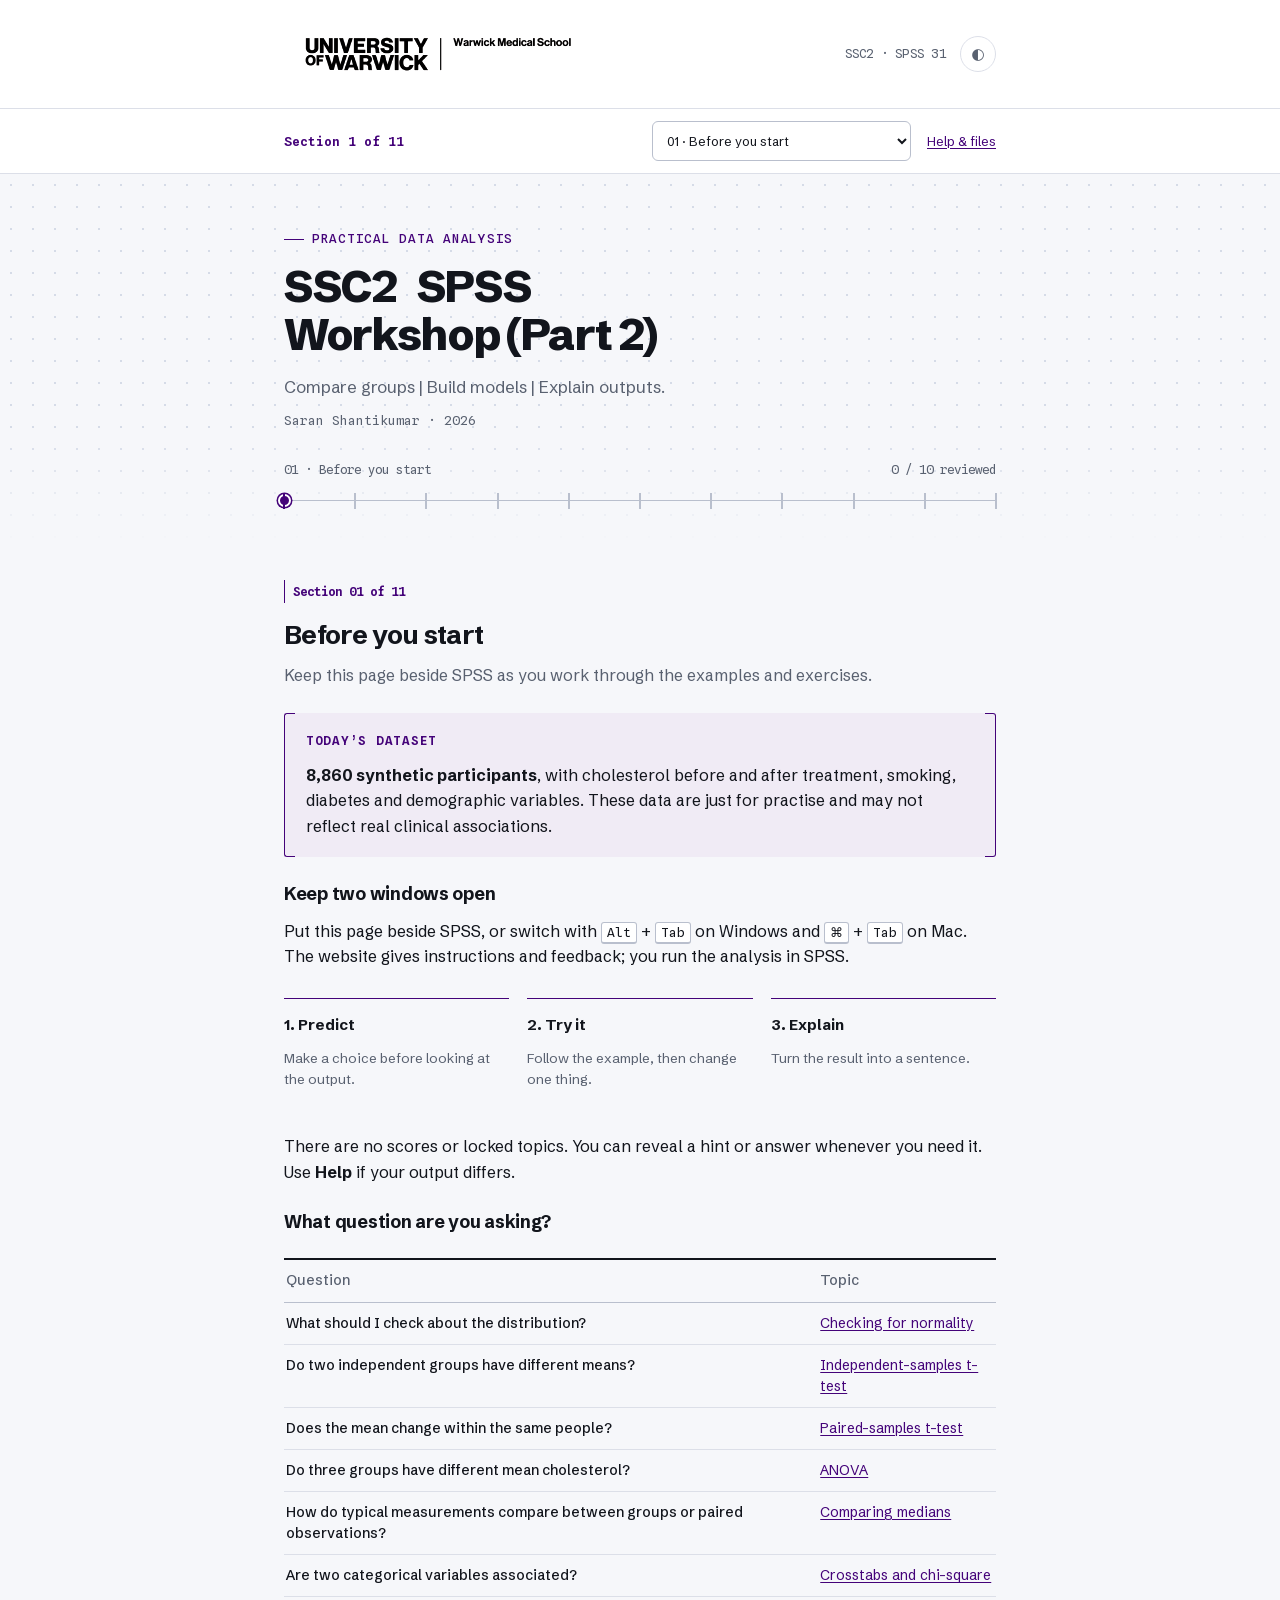
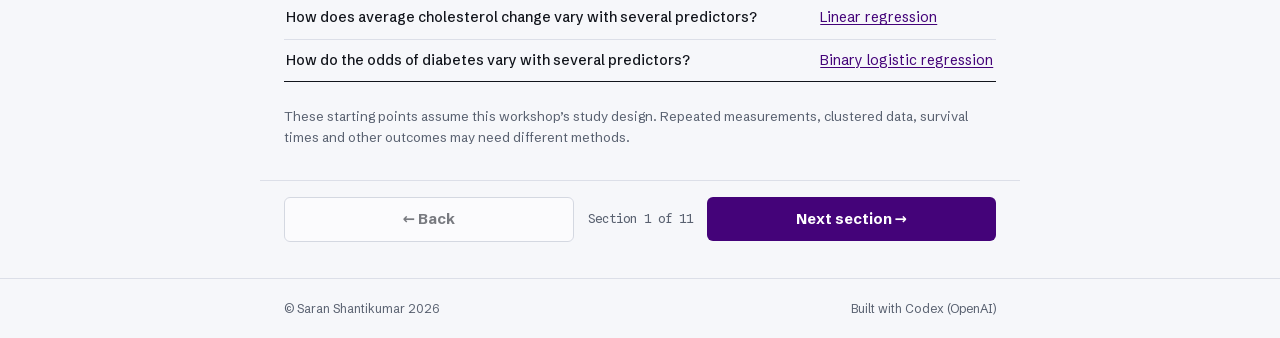
<file: index.html>
<!DOCTYPE html>

<html lang="en-GB"><head><meta charset="utf-8"/><meta content="width=device-width,initial-scale=1" name="viewport"/><meta content="#f6f7fa" name="theme-color"/><meta content="SSC2 SPSS Workshop: worked examples, exercises and interpretation in SPSS 31." name="description"/><title>SSC2 SPSS Workshop (Part 2)</title><link href="data:," rel="icon"/><link href="assets/styles.css" rel="stylesheet"/><script defer="" src="assets/app.js"></script></head><body class="paged"><a class="skip" href="#main">Skip to current section</a>
<header class="site-head"><div class="site-head-inner"><a aria-label="Workshop introduction" class="logo-slot logo-adaptive" href="#start"><img alt="University of Warwick, Warwick Medical School" height="128" src="assets/warwick-medical-school.png" width="572"/></a><div class="head-right"><span class="module-code">SSC2 · SPSS 31</span><button aria-label="Switch theme" class="theme-btn" id="theme-btn">◐</button></div></div></header>
<div class="section-bar"><div class="section-bar-inner"><strong id="current-section">Section 1 of 11</strong><div class="section-tools"><label class="visually-hidden" for="section-select">Go to section</label><select id="section-select"><option value="start">01 · Before you start</option><option value="prepare">02 · Prepare your data</option><option value="normality">03 · Checking for normality</option><option value="independent">04 · Independent-samples t-test</option><option value="paired">05 · Paired-samples t-test</option><option value="anova">06 · Compare three means</option><option value="ranks">07 · Comparing medians</option><option value="chi">08 · Compare proportions</option><option value="linear">09 · Linear Regression</option><option value="logistic">10 · Logistic Regression</option><option value="project">11 · Use this in your project</option><option value="help">Help and downloads</option></select><a href="#help">Help &amp; files</a></div></div></div>
<div class="masthead"><div class="masthead-inner"><span class="topic-tag">Practical data analysis</span><h1><span class="title-course">SSC2</span> SPSS Workshop (Part 2)</h1><p class="standfirst">Compare groups | Build models | Explain outputs.</p><p class="activity-meta">Saran Shantikumar · 2026</p><div class="numberline"><div class="numberline-labels"><span id="location-label">Introduction</span><span id="progress-text">0 / 10 reviewed</span></div><div aria-hidden="true" class="numberline-track"><div class="numberline-axis"></div><div class="numberline-fill"></div><span class="numberline-point"></span><span class="numberline-tick sec" style="left:0.0%"></span><span class="numberline-tick sec" style="left:10.0%"></span><span class="numberline-tick sec" style="left:20.0%"></span><span class="numberline-tick sec" style="left:30.0%"></span><span class="numberline-tick sec" style="left:40.0%"></span><span class="numberline-tick sec" style="left:50.0%"></span><span class="numberline-tick sec" style="left:60.0%"></span><span class="numberline-tick sec" style="left:70.0%"></span><span class="numberline-tick sec" style="left:80.0%"></span><span class="numberline-tick sec" style="left:90.0%"></span><span class="numberline-tick sec" style="left:100.0%"></span></div><progress aria-label="Topics reviewed" class="visually-hidden" id="progress" max="10" value="0"></progress></div></div></div>
<main class="page" id="main"><section aria-labelledby="title-start" class="lesson section" id="start"><header class="lesson-head"><p class="section-tick">Section 01 of 11</p><h2 class="section-title" id="title-start" tabindex="-1">Before you start</h2><p>Keep this page beside SPSS as you work through the examples and exercises.</p></header>
<div class="callout"><span class="callout-label">Today’s dataset</span><p><strong>8,860 synthetic participants</strong>, with cholesterol before and after treatment, smoking, diabetes and demographic variables. These data are just for practise and may not reflect real clinical associations.</p></div>
<h3>Keep two windows open</h3><p>Put this page beside SPSS, or switch with <kbd>Alt</kbd> + <kbd>Tab</kbd> on Windows and <kbd>⌘</kbd> + <kbd>Tab</kbd> on Mac. The website gives instructions and feedback; you run the analysis in SPSS.</p>
<div class="route"><div><b>1. Predict</b><p>Make a choice before looking at the output.</p></div><div><b>2. Try it</b><p>Follow the example, then change one thing.</p></div><div><b>3. Explain</b><p>Turn the result into a sentence.</p></div></div>
<p>There are no scores or locked topics. You can reveal a hint or answer whenever you need it. Use <strong>Help</strong> if your output differs.</p>
<h3>What question are you asking?</h3><div class="table-wrap"><table><thead><tr><th scope="col">Question</th><th scope="col">Topic</th></tr></thead><tbody><tr><td>What should I check about the distribution?</td><td><a href="#normality">Checking for normality</a></td></tr><tr><td>Do two independent groups have different means?</td><td><a href="#independent">Independent-samples t-test</a></td></tr><tr><td>Does the mean change within the same people?</td><td><a href="#paired">Paired-samples t-test</a></td></tr><tr><td>Do three groups have different mean cholesterol?</td><td><a href="#anova">ANOVA</a></td></tr><tr><td>How do typical measurements compare between groups or paired observations?</td><td><a href="#ranks">Comparing medians</a></td></tr><tr><td>Are two categorical variables associated?</td><td><a href="#chi">Crosstabs and chi-square</a></td></tr><tr><td>How does average cholesterol change vary with several predictors?</td><td><a href="#linear">Linear regression</a></td></tr><tr><td>How do the odds of diabetes vary with several predictors?</td><td><a href="#logistic">Binary logistic regression</a></td></tr></tbody></table></div>
<p class="small">These starting points assume this workshop’s study design. Repeated measurements, clustered data, survival times and other outcomes may need different methods.</p>
</section><section aria-labelledby="title-prepare" class="lesson section" id="prepare">
<header class="lesson-head"><p class="section-tick">Section 02 of 11</p><h2 class="section-title" id="title-prepare" tabindex="-1">Prepare your data</h2><p>Create labelled groups and a change score you can interpret.</p></header>

<div class="box worked steps-block"><h3>Open and check the starting dataset</h3><p>Checking a known record helps you confirm that you have opened the right file before you start analysing it.</p>
<div class="downloads"><a class="btn button-link" download="" href="downloads/start-here.sav">Download starting dataset (.sav)</a></div>
<ol class="steps"><li>In SPSS choose <strong>File → Open → Data</strong> and open the downloaded <strong>start-here.sav</strong> file.</li><li>Check that there are <strong>8,860 rows</strong> and that the first record has <code>id</code> 1000, <code>chol_before</code> 5.5 and <code>chol_after</code> 5.1.</li></ol></div>
<details><summary>Variable guide and original data</summary><div class="detail-body"><div class="table-wrap"><table><thead><tr><th scope="col">Variable</th><th scope="col">Meaning / values</th></tr></thead><tbody><tr><td>id</td><td>One synthetic participant per row</td></tr><tr><td>age</td><td>Age in years</td></tr><tr><td>sex / female</td><td>M or F in source; female: 0 = Male, 1 = Female</td></tr><tr><td>ethnicity</td><td>Asian, Black, Mixed, Other, White; source categories</td></tr><tr><td><code>chol_before</code> / <code>chol_after</code></td><td>Cholesterol before / after treatment. Source units are not specified.</td></tr><tr><td>smoking / <code>smoking_code</code></td><td>Never = 0, Previous = 1, Current = 2</td></tr><tr><td>diabetes / <code>diabetes_yes</code></td><td>No = 0, Yes = 1</td></tr><tr><td>asthma / <code>asthma_yes</code></td><td>No = 0, Yes = 1</td></tr><tr><td>sodium</td><td>Sodium measurement; source units are not specified</td></tr><tr><td><code>chol_change</code></td><td>After minus before; negative means a reduction</td></tr></tbody></table></div><p><a download="" href="downloads/original-data.csv">Original CSV</a>, if you would like to see the source data. The original CSV uses longer variable names. All 8,860 rows are retained. No missing values.</p></div></details>
<div class="box worked steps-block"><h3 class="task-worked">Worked example: give smoking groups numeric labels</h3><p>Some SPSS analyses, such as ANOVA, need numeric group codes; value labels let you read the group names alongside those codes.</p>
<ol class="steps"><li>Choose <strong>Transform → Recode into Different Variables</strong>. Move <code>smoking</code> across.</li><li>In Output Variable, enter <code>smoking_code</code> as the Name, then click <strong>Change</strong>. Keep the original variable.</li><li>Choose <strong>Old and New Values</strong>. Enter old value <code>Never</code>, new value <code>0</code>, then <strong>Add</strong>. Add <code>Previous → 1</code> and <code>Current → 2</code>. Use the exact spelling and capital letters.</li><li>Choose <strong>Continue → OK</strong>. In Variable View, find <code>smoking_code</code>. In Values, add 0 = Never, 1 = Previous and 2 = Current. Set Measure to <strong>Nominal</strong>.</li><li>Choose <strong>Analyze → Descriptive Statistics → Frequencies</strong>, select <code>smoking_code</code> and click <strong>OK</strong>. In the frequency table, check Never 5,622; Previous 1,585; Current 1,653.</li></ol><p>The numbers are labels. Current is not “twice as much smoking” as Previous.</p></div>
<div class="box worked steps-block"><h3 class="task-worked">Worked example: calculate change</h3><p>A change score shows how much each person’s cholesterol increased or decreased between measurements.</p><ol class="steps"><li>Choose <strong>Transform → Compute Variable</strong>. Target Variable: <code>chol_change</code>.</li><li>Numeric Expression: <code>chol_after - chol_before</code>. Click <strong>OK</strong>.</li><li>Check ID 1000: 5.1 − 5.5 = <strong>−0.4</strong>. A negative value means a reduction. In Variable View, set Measure to <strong>Scale</strong>.</li></ol></div>
<div class="box practice q-card"><h3 class="task-practice">Your turn: create the binary variables and summarise change</h3><p>Coding two-category groups lets you use them in later analyses, and summarising the change score helps you check your calculation.</p><ol class="steps"><li>Use <strong>Transform → Recode into Different Variables</strong> to recode <code>sex</code> into <code>female</code>: M = 0, F = 1.</li><li>Repeat for <code>diabetes</code> into <code>diabetes_yes</code> and <code>asthma</code> into <code>asthma_yes</code>: No = 0, Yes = 1.</li><li>In Variable View, add the value labels and set all three new variables to <strong>Nominal</strong>.</li><li>Choose <strong>Analyze → Descriptive Statistics → Descriptives</strong>. Move <code>chol_change</code> into Variable(s). Under <strong>Options</strong>, select <strong>Mean</strong>, <strong>Minimum</strong> and <strong>Maximum</strong>. Choose <strong>Continue → OK</strong>.</li><li>Find the <strong>Descriptive Statistics</strong> table in the Output Viewer. Read the <code>chol_change</code> row, then answer the question below.</li><li>Choose <strong>File → Save As</strong> in the Data Editor to save your own working dataset for the following sections.</li></ol>
<form class="quiz numeric-quiz" data-answer="3.3" data-feedback="The maximum cholesterol change is 3.30. You should also find that N = 8,860 and the mean cholesterol change is −1.4916 (about −1.49)."><label for="change-maximum">What is the maximum cholesterol change?</label><input id="change-maximum" name="change-maximum" type="text" inputmode="decimal" autocomplete="off" aria-describedby="maximum-hint"/><p class="small" id="maximum-hint">Enter the value from the Maximum column.</p><button class="btn" type="submit">Check my answer</button><p class="feedback" role="status" aria-live="polite"></p></form></div>
<details><summary>Optional reference</summary><div class="detail-body"><p><a href="https://www.ibm.com/docs/en/SSLVMB_31.0.0/pdf/IBM_SPSS_Statistics_Base.pdf">IBM SPSS Statistics Base Guide</a></p></div></details>
<footer class="lesson-footer"><label class="completion"><input data-complete="prepare" type="checkbox"/> I have worked through this topic</label></footer></section><section aria-labelledby="title-normality" class="lesson section" id="normality"><header class="lesson-head"><p class="section-tick">Section 03 of 11</p><h2 class="section-title" id="title-normality" tabindex="-1">Checking for normality</h2><p>Use the shape of the data to inform your analysis.</p></header><p>A normal distribution is roughly symmetric and bell-shaped. Plot the relevant measurements in brackets below, and check the overall shape.</p><div class="table-wrap"><table><thead><tr><th scope="col">Planned analysis</th><th scope="col">What to inspect</th></tr></thead><tbody><tr><td>Independent-samples t-test or ANOVA</td><td>The numeric outcome within each group</td></tr><tr><td>Paired-samples t-test</td><td>The differences between each person’s two measurements</td></tr><tr><td>Linear regression</td><td>The model’s residuals, covered later</td></tr></tbody></table></div><div class="box worked steps-block"><h3 class="task-worked">Worked example: sodium</h3><ol class="steps"><li>Choose <strong>Analyze → Descriptive Statistics → Explore</strong>.</li><li>Move <code>sodium</code> into <strong>Dependent List</strong>. Leave Factor List empty for this first example. Set Display to <strong>Both</strong>.</li><li>Click <strong>Plots</strong>. Select <strong>Histogram</strong> and <strong>Normality plots with tests</strong>; clear Stem-and-leaf if it is selected. Continue, then OK.</li><li>In the Output Viewer, find the histogram and <strong>Normal Q–Q Plot</strong>. A histogram shows the shape; a Q–Q plot compares the observed values with values expected under a normal distribution. Points close to the line support an approximately normal shape.</li></ol><figure><img alt="Sodium histogram is broadly symmetric and bell-shaped. The normal Q–Q plot has steps because sodium is recorded as whole numbers, with departures at the extremes." src="assets/normality-sodium.png"/><figcaption>Plots drawn from the workshop data to illustrate the same checks. SPSS uses its own layout and axis conventions.</figcaption></figure><p><strong>What to notice:</strong> sodium is broadly symmetric. The steps in the Q–Q plot reflect whole-number recording.</p></div><form class="quiz q-card" data-answer="2" data-feedback="The paired test analyses each person’s difference. Inspect chol_change, rather than requiring the two separate measurements to be normal."><fieldset><legend>For a paired t-test of before and after cholesterol, what should you plot if you want to check whether the distribution is approximately normal?</legend><label><input name="normal-shape" type="radio" value="0"/><span>Before cholesterol only</span></label><label><input name="normal-shape" type="radio" value="1"/><span>After cholesterol only</span></label><label><input name="normal-shape" type="radio" value="2"/><span>The within-person differences</span></label></fieldset><button class="btn" type="submit">Check my thinking</button><p class="feedback" role="status"></p></form><div class="box practice q-card"><h3 class="task-practice">Your turn: inspect cholesterol and the change score</h3><p>Repeat Explore with <code>chol_before</code> in Dependent List and <code>female</code> in Factor List. Compare the group plots and look for differences in spread. Then remove <code>female</code> from Factor List and replace the dependent variable with <code>chol_change</code>.</p><details><summary>Check your observations</summary><div class="detail-body"><p>Before-treatment cholesterol is roughly bell-shaped within each sex group, but the male group is more spread out. The change scores are broadly symmetric, with some extreme observations.</p></div></details></div><details><summary>Optional reference</summary><div class="detail-body"><p><a href="https://www.ibm.com/docs/en/spss-statistics/30.0.0?topic=explore-plots">IBM: Explore plots and normality tests</a>. For independent groups, examine the outcome separately in each group. For paired data, examine the differences.</p></div></details><footer class="lesson-footer"><label class="completion"><input data-complete="normality" type="checkbox"/> I have worked through this section</label></footer></section><section aria-labelledby="title-independent" class="lesson section" id="independent"><header class="lesson-head"><p class="section-tick">Section 04 of 11</p><h2 class="section-title" id="title-independent" tabindex="-1">Independent-samples t-test</h2><p>Compare the mean measurement in two separate groups.</p></header><p>Use this test when each participant belongs to one of two independent groups. Here we compare male and female participants. The result estimates a <strong>difference between group means</strong>.</p><div class="box worked steps-block"><h3 class="task-worked">Worked example: sodium by sex</h3><ol class="steps"><li>Choose <strong>Analyze → Compare Means and Proportions → Independent-Samples T Test</strong>. Some menus use the shorter name Compare Means.</li><li>Move <code>sodium</code> into <strong>Test Variable(s)</strong>. Put <code>female</code> in <strong>Grouping Variable</strong>.</li><li>Click <strong>Define Groups</strong>: Group 1 = <code>0</code> (Male), Group 2 = <code>1</code> (Female). Continue. Select <strong>Homogeneity of variance test</strong> if you want Levene’s test in SPSS 31.</li><li>Keep the confidence interval at 95% in Options, then run. Find <strong>Group Statistics</strong> and <strong>Independent Samples Test</strong>.</li></ol><div class="table-wrap"><table><thead><tr><th scope="col">Group</th><th scope="col">n</th><th scope="col">Mean sodium</th><th scope="col">SD</th></tr></thead><tbody><tr><td>Male</td><td>5,975</td><td>139.98</td><td>2.548</td></tr><tr><td>Female</td><td>2,885</td><td>139.92</td><td>2.560</td></tr></tbody></table></div><p>For this workshop, read <strong>Equal variances not assumed</strong>, the Welch version. It allows the two population variances to differ and is a useful default when comparing independent means.</p><div class="table-wrap"><table><thead><tr><th scope="col">Mean difference: Male − Female</th><th scope="col">95% CI</th><th scope="col">t</th><th scope="col">df</th><th scope="col">Two-sided p</th></tr></thead><tbody><tr><td>0.061</td><td>−0.053 to 0.174</td><td>1.050</td><td>5676.348</td><td>0.294</td></tr></tbody></table></div><p><strong>Interpretation:</strong> “Mean sodium was 0.061 units higher in males than females (95% CI −0.053 to 0.174). This difference was not statistically significant (p = 0.294).”</p></div><form class="quiz q-card" data-answer="0" data-feedback="Using the conventional 0.05 threshold, p &lt; 0.05 is statistically significant; p ≥ 0.05 is not statistically significant."><fieldset><legend>What is a p-value threshold for statistical significance?</legend><label><input name="independent-significance" type="radio" value="0"/><span>Less than 0.05</span></label><label><input name="independent-significance" type="radio" value="1"/><span>Greater than or equal to 0.05</span></label></fieldset><button class="btn" type="submit">Check my thinking</button><p class="feedback" role="status"></p></form><div class="box practice q-card"><h3 class="task-practice">Your turn: cholesterol before treatment</h3><p>Reopen the dialog. Remove <code>sodium</code> from Test Variable(s), add <code>chol_before</code> and keep groups 0 and 1. Read the Equal variances not assumed row. Can you interpret the difference, confidence interval, and statistical significance?</p><details><summary>Check the result</summary><div class="detail-body"><p>Means: Male <strong>6.9831</strong>, Female <strong>6.4093</strong>. Male − Female = <strong>0.57386</strong> units (95% CI <strong>0.53832 to 0.60939</strong>), t = 31.655, df = 7876.797, p &lt; 0.001.</p><p>The mean difference was statistically significant (p &lt; 0.001). That does not establish a causal explanation or clinical importance. Levene’s p &lt; 0.001 indicates unequal variances, which reinforces using the unequal-variance result.</p></div></details></div><details><summary>Optional reference</summary><div class="detail-body"><p>Equal variances assumed is the pooled t-test; Equal variances not assumed is Welch’s test. Levene’s test addresses equality of variances, not normality. Independence comes from the study design. A t-test does not adjust for other participant characteristics.</p><p><a href="https://www.ibm.com/docs/en/spss-statistics/30.0.0?topic=tests-independent-samples-t-test">IBM: independent-samples t-test</a>.</p></div></details><footer class="lesson-footer"><label class="completion"><input data-complete="independent" type="checkbox"/> I have worked through this section</label></footer></section><section aria-labelledby="title-paired" class="lesson section" id="paired"><header class="lesson-head"><p class="section-tick">Section 05 of 11</p><h2 class="section-title" id="title-paired" tabindex="-1">Paired-samples t-test</h2><p>Compare two measurements from the same people.</p></header><p>Before and after values from the same participant are paired. The test calculates a difference for each participant, then estimates the <strong>mean difference</strong>. Do not treat the before and after columns as two independent groups.</p><div class="box worked steps-block"><h3 class="task-worked">Worked example: before and after cholesterol</h3><ol class="steps"><li>Use the checks from <a href="#normality">Checking for normality</a> to inspect <code>chol_change</code>. The paired test concerns the differences.</li><li>Choose <strong>Analyze → Compare Means and Proportions → Paired-Samples T Test</strong>.</li><li>Create one pair with <code>chol_before</code> as Variable 1 and <code>chol_after</code> as Variable 2. Keep a 95% confidence interval under Options, then run.</li><li>Find <strong>Paired Samples Test</strong> and check the subtraction in its row label: <strong><code>chol_before</code> − <code>chol_after</code></strong>.</li></ol><div class="table-wrap"><table><thead><tr><th scope="col">Before mean</th><th scope="col">After mean</th><th scope="col">Mean reduction</th><th scope="col">95% CI for reduction</th><th scope="col">Two-sided p</th></tr></thead><tbody><tr><td>6.7963</td><td>5.3047</td><td>1.49159</td><td>1.46824 to 1.51494</td><td>&lt; 0.001</td></tr></tbody></table></div><p><strong>Interpretation:</strong> “Mean cholesterol decreased by 1.492 units (95% CI 1.468 to 1.515). This reduction was statistically significant (p &lt; 0.001).” This is a mean reduction, not a reduction experienced by every participant.</p><p><strong>Check the sign:</strong> this output is before minus after, so a reduction is positive. Our <code>chol_change</code> variable is after minus before, so a reduction is negative. They describe the same measurements.</p></div><form class="quiz q-card" data-answer="0" data-feedback="The two measurements belong together. A paired analysis uses that within-person relationship."><fieldset><legend>Why not use the independent-samples t-test here?</legend><label><input name="paired-design" type="radio" value="0"/><span>Because the same participant supplies both measurements.</span></label><label><input name="paired-design" type="radio" value="1"/><span>Because there are more than 5,000 observations.</span></label><label><input name="paired-design" type="radio" value="2"/><span>Because all paired data are non-normal.</span></label></fieldset><button class="btn" type="submit">Check my thinking</button><p class="feedback" role="status"></p></form><div class="box practice q-card"><h3 class="task-practice">Your turn: reverse the pair</h3><p>Run the paired t-test with <code>chol_after</code> first and <code>chol_before</code> second. Predict the sign of the mean difference and confidence interval before running it.</p><details><summary>Check the result</summary><div class="detail-body"><p>Mean change = <strong>−1.49159</strong>, 95% CI <strong>−1.51494 to −1.46824</strong>; t = <strong>−125.203</strong>. The mean change remained statistically significant (two-sided p &lt; 0.001). Only the direction of subtraction has changed.</p></div></details></div><details><summary>Optional reference</summary><div class="detail-body"><p><a href="https://libguides.library.kent.edu/spss/pairedsamplesttest">Kent State: paired-samples t-test</a>.</p></div></details><footer class="lesson-footer"><label class="completion"><input data-complete="paired" type="checkbox"/> I have worked through this section</label></footer></section><section aria-labelledby="title-anova" class="lesson section" id="anova"><header class="lesson-head"><p class="section-tick">Section 06 of 11</p><h2 class="section-title" id="title-anova" tabindex="-1">Compare three means</h2><p>Does cholesterol before treatment differ across smoking groups?</p></header><p>ANOVA compares the average outcome across groups. Its overall test asks whether the population means could all be equal; it does not identify which pair differs.</p><form class="quiz q-card" data-answer="1" data-feedback="The overall test asks about equality of all group means. It does not identify a pair or establish causation."><fieldset><legend>What does a statistically significant overall ANOVA indicate?</legend><label><input name="anova-predict" type="radio" value="0"/><span>Every pair of groups differs.</span></label><label><input name="anova-predict" type="radio" value="1"/><span>At least one population mean differs.</span></label><label><input name="anova-predict" type="radio" value="2"/><span>Smoking causes high cholesterol.</span></label></fieldset><button class="btn" type="submit">Check my thinking</button><p class="feedback" role="status"></p></form><div class="box worked steps-block"><h3 class="task-worked">Worked example: Welch ANOVA</h3><p>Welch ANOVA tests whether the group means differ, without assuming that the groups have the same spread.</p><ol class="steps"><li>Choose <strong>Analyze → Compare Means and Proportions → One-Way ANOVA</strong>. If your menu says Compare Means, use that submenu.</li><li>Move <code>chol_before</code> to <strong>Dependent List</strong> and <code>smoking_code</code> to <strong>Factor</strong>.</li><li>Choose <strong>Options</strong>: select <strong>Descriptive</strong> and <strong>Welch</strong>. Continue.</li><li>Choose <strong>Post Hoc</strong>: select <strong>Games–Howell</strong>. Continue, then OK.</li></ol><div class="table-wrap"><table><caption>SPSS Descriptives, rounded</caption><thead><tr><th scope="col">Group</th><th scope="col">n</th><th scope="col">Mean</th><th scope="col">SD</th></tr></thead><tbody><tr><td>Never</td><td>5,622</td><td>6.758</td><td>0.934</td></tr><tr><td>Previous</td><td>1,585</td><td>6.870</td><td>0.963</td></tr><tr><td>Current</td><td>1,653</td><td>6.857</td><td>0.972</td></tr></tbody></table></div><p><strong>Find the Welch row in Robust Tests of Equality of Means:</strong> F(2, 3085.922) = 12.568, p &lt; 0.001. SPSS opens the <strong>Output Viewer</strong>. Use its left outline to find the table. To change the analysis, return to the window containing your data rows and reopen the menu. SPSS may display 0.000; report <strong>p &lt; 0.001</strong>, never p = 0.</p></div><div class="box worked steps-block"><h3>Read the differences, not just the p-value</h3><p>Games–Howell compares each pair of group means, allowing different amounts of spread. It also accounts for making several comparisons, reducing the chance of a false positive.</p><div class="table-wrap"><table><thead><tr><th scope="col">Comparison (first minus second)</th><th scope="col">Difference</th><th scope="col">Games–Howell 95% CI</th><th scope="col">Adjusted p</th></tr></thead><tbody><tr><td>Never − Previous</td><td>−0.112</td><td>−0.176 to −0.048</td><td>&lt; 0.001</td></tr><tr><td>Never − Current</td><td>−0.099</td><td>−0.162 to −0.036</td><td>0.001</td></tr><tr><td>Previous − Current</td><td>0.013</td><td>−0.067 to 0.093</td><td>0.920</td></tr></tbody></table></div><p><strong>Interpretation:</strong> “Mean cholesterol before treatment differed across smoking groups, and the overall difference was statistically significant (Welch p &lt; 0.001). Never smokers had lower mean values than previous and current smokers in this synthetic dataset. Both pairwise differences were statistically significant (Games–Howell adjusted p &lt; 0.001 and p = 0.001, respectively). The mean differences were about 0.1 units.”</p></div><form class="quiz q-card" data-answer="1" data-feedback="The Previous − Current difference was not statistically significant (Games–Howell adjusted p = 0.920)."><fieldset><legend>The Previous − Current comparison has an adjusted p-value of 0.920. What can you say?</legend><label><input name="anova-pair" type="radio" value="0"/><span>The groups are identical.</span></label><label><input name="anova-pair" type="radio" value="1"/><span>This difference was not statistically significant.</span></label><label><input name="anova-pair" type="radio" value="2"/><span>There is a 92% chance the groups are the same.</span></label></fieldset><button class="btn" type="submit">Check my thinking</button><p class="feedback" role="status"></p></form><div class="box practice q-card"><h3 class="task-practice">Your turn: what changes after treatment?</h3><p>Reopen the same ANOVA dialog. Remove <code>chol_before</code> from Dependent List and add <code>chol_after</code>. Leave <code>smoking_code</code> in Factor and keep the same settings. Can you interpret the three means, the Welch p-value and whether the difference is statistically significant?</p><details><summary>Hint</summary><div class="detail-body"><p>Keep <code>smoking_code</code> as the Factor. Replace only the dependent variable. Find Robust Tests of Equality of Means, then the Welch row.</p></div></details><details><summary>Check the result</summary><div class="detail-body"><p>Means: Never <strong>5.2945</strong>, Previous <strong>5.3338</strong>, Current <strong>5.3114</strong>. Welch F = <strong>2.381</strong>, p = <strong>0.093</strong>. The overall difference in mean cholesterol after treatment was not statistically significant (p = 0.093).</p></div></details></div><details><summary>Optional reference</summary><div class="detail-body"><p><a href="https://www.ibm.com/docs/en/SSLVMB_31.0.0/pdf/IBM_SPSS_Statistics_Base.pdf">IBM SPSS 31 Base guide</a></p></div></details><footer class="lesson-footer"><label class="completion"><input data-complete="anova" type="checkbox"/> I have worked through this topic</label></footer></section><section aria-labelledby="title-ranks" class="lesson section" id="ranks"><header class="lesson-head"><p class="section-tick">Section 07 of 11</p><h2 class="section-title" id="title-ranks" tabindex="-1">Comparing medians</h2><p>Compare typical measurements in independent groups or paired data.</p></header><p>The median is the middle value when measurements are ordered. It can be a useful summary when a distribution is skewed or contains extreme values. The tests below offer alternatives to t-tests and ANOVA.</p><div class="table-wrap"><table><thead><tr><th scope="col">Design</th><th scope="col">Method</th></tr></thead><tbody><tr><td>Same people measured twice (paired)</td><td>Wilcoxon</td></tr><tr><td>Two independent groups</td><td>Mann–Whitney U</td></tr><tr><td>Three or more independent groups</td><td>Kruskal–Wallis</td></tr></tbody></table></div><div class="box worked steps-block"><h3 class="task-worked">Worked example: two independent groups</h3><ol class="steps"><li>Choose <strong>Analyze → Nonparametric Tests → Legacy Dialogs → 2 Independent Samples</strong>.</li><li>Test Variable List: <code>chol_after</code>. Grouping Variable: <code>female</code>. Define Groups as 0 and 1.</li><li>Select <strong>Mann–Whitney U</strong>, then OK. To obtain the medians, use <strong>Analyze → Descriptive Statistics → Explore</strong> with <code>chol_after</code> in Dependent List and <code>female</code> in Factor List.</li></ol><div class="table-wrap"><table><thead><tr><th scope="col">Group</th><th scope="col">Median after-treatment cholesterol</th></tr></thead><tbody><tr><td>Male</td><td>5.4</td></tr><tr><td>Female</td><td>5.1</td></tr></tbody></table></div><p><strong>Interpretation:</strong> Median cholesterol after treatment is lower in the female group compared to the male group. This difference is statistically significant (p &lt; 0.001).</p></div><div class="box practice q-card"><h3 class="task-practice">Your turn: compare by diabetes</h3><p><strong>Is there a difference in after-treatment cholesterol between people with and without diabetes?</strong></p><ol class="steps"><li>Run <strong>Mann–Whitney U</strong> with <code>chol_after</code> in Test Variable List and <code>diabetes_yes</code> as the Grouping Variable. Define Groups as 0 (No) and 1 (Yes).</li><li>Obtain the medians using <strong>Analyze → Descriptive Statistics → Explore</strong>, with <code>chol_after</code> in Dependent List and <code>diabetes_yes</code> in Factor List.</li></ol><details><summary>Check the result</summary><div class="detail-body"><p>Median after-treatment cholesterol is <strong>5.2</strong> for people without diabetes and <strong>5.3</strong> for people with diabetes. This difference is statistically significant (p = <strong>0.007</strong>).</p></div></details></div><div class="box worked steps-block"><h3 class="task-worked">Worked example: paired measurements</h3><ol class="steps"><li>Choose <strong>Analyze → Nonparametric Tests → Legacy Dialogs → 2 Related Samples</strong>.</li><li>Create a pair with <code>chol_before</code> first and <code>chol_after</code> second. Select <strong>Wilcoxon</strong>, then OK.</li><li>Use Explore on <code>chol_change</code> to obtain the median of the individual changes.</li></ol><p>Median change, after minus before, is <strong>−1.5</strong> units. Of 8,860 participants, 8,055 decreased, 686 increased and 119 were unchanged. Wilcoxon Z = −76.702, p &lt; 0.001. The paired change was statistically significant (p &lt; 0.001).</p></div><form class="quiz q-card" data-answer="1" data-feedback="Equal before and after values give a zero change. They are not missing measurements."><fieldset><legend>What does a zero paired difference mean?</legend><label><input name="wilcoxon" type="radio" value="0"/><span>The participant has missing data.</span></label><label><input name="wilcoxon" type="radio" value="1"/><span>The before and after measurements are equal.</span></label><label><input name="wilcoxon" type="radio" value="2"/><span>The participant has been duplicated.</span></label></fieldset><button class="btn" type="submit">Check my thinking</button><p class="feedback" role="status"></p></form><div class="box practice q-card"><h3 class="task-practice">Your turn: reverse the pair</h3><p>Run Wilcoxon with <code>chol_after</code> first and <code>chol_before</code> second. What changes, and what stays the same?</p><details><summary>Check the interpretation</summary><div class="detail-body"><p>The subtraction and the positive/negative counts reverse. The two-sided p-value is unchanged. Check the difference label; do not use the sign of Z alone to describe the direction of change.</p></div></details></div><div class="box worked steps-block"><h3 class="task-worked">Worked example: three groups</h3><ol class="steps"><li>Choose <strong>Analyze → Nonparametric Tests → Legacy Dialogs → K Independent Samples</strong>.</li><li>Test Variable List: <code>chol_before</code>. Grouping Variable: <code>smoking_code</code>. Define Range: 0 to 2.</li><li>Select <strong>Kruskal–Wallis H</strong>, then OK. Obtain group medians using Explore with <code>chol_before</code> in Dependent List and <code>smoking_code</code> in Factor List.</li></ol><div class="table-wrap"><table><thead><tr><th scope="col">Smoking group</th><th scope="col">Median before-treatment cholesterol</th></tr></thead><tbody><tr><td>Never</td><td>6.7</td></tr><tr><td>Previous</td><td>6.8</td></tr><tr><td>Current</td><td>6.8</td></tr></tbody></table></div><p><strong>Interpretation:</strong> The overall difference between the smoking groups was statistically significant (p &lt; 0.001). This test does not identify which pairs differ.</p></div><div class="box practice q-card"><h3 class="task-practice">Your turn: compare after-treatment values</h3><ol class="steps"><li>Repeat the <strong>Kruskal–Wallis test</strong> using <strong>Analyze → Nonparametric Tests → Legacy Dialogs → K Independent Samples</strong>. Replace <code>chol_before</code> with <code>chol_after</code> in Test Variable List. Keep <code>smoking_code</code> as the Grouping Variable, with range 0 to 2, then run.</li><li>Repeat <strong>Analyze → Descriptive Statistics → Explore</strong>. Put <code>chol_after</code> in Dependent List and <code>smoking_code</code> in Factor List, then run to obtain the group medians.</li></ol><p>Can you interpret the medians and the statistical significance of the Kruskal–Wallis result?</p><details><summary>Check the result</summary><div class="detail-body"><p>All three observed medians are <strong>5.3</strong>. H(2) = <strong>5.194</strong>, p = <strong>0.074</strong>. The overall distribution difference was not statistically significant (p = 0.074).</p></div></details></div><details><summary>Optional reference</summary><div class="detail-body"><p><a href="https://www.ibm.com/docs/en/SSLVMB_31.0.0/pdf/IBM_SPSS_Statistics_Base.pdf">IBM SPSS 31 Base guide</a></p></div></details><footer class="lesson-footer"><label class="completion"><input data-complete="ranks" type="checkbox"/> I have worked through this section</label></footer></section><section aria-labelledby="title-chi" class="lesson section" id="chi"><header class="lesson-head"><p class="section-tick">Section 08 of 11</p><h2 class="section-title" id="title-chi" tabindex="-1">Compare proportions</h2><p>Use a table to ask whether two categorical variables are associated.</p></header><div class="box worked steps-block"><h3 class="task-worked">Worked example: sex and diabetes</h3><ol class="steps"><li>Choose <strong>Analyze → Descriptive Statistics → Crosstabs</strong>.</li><li>Rows: <code>female</code>. Columns: <code>diabetes_yes</code>.</li><li>Under <strong>Statistics</strong>, select <strong>Chi-square</strong>. Continue. Under <strong>Cells</strong>, select Observed, Expected and Row percentages. Continue, then OK.</li></ol><div class="table-wrap"><table><thead><tr><th scope="col">Group</th><th scope="col">Diabetes: Yes</th><th scope="col">Read as</th></tr></thead><tbody><tr><td>Male</td><td>30.0%</td><td>30.0% of males have diabetes in these data</td></tr><tr><td>Female</td><td>20.4%</td><td>20.4% of females have diabetes in these data</td></tr></tbody></table></div><p>Find the <strong>Pearson Chi-Square</strong> row and read its two-sided p-value: <strong>p &lt; 0.001</strong>.</p><p><strong>Interpretation:</strong> “Diabetes status was associated with sex in this synthetic dataset: 30.0% of males and 20.4% of females had diabetes. This association was statistically significant (p &lt; 0.001).” This is an unadjusted association, not a causal explanation.</p></div><form class="quiz q-card" data-answer="1" data-feedback="Row percentages use the row total. With female in Rows, the denominator is all participants in that sex category."><fieldset><legend>What is the denominator for 20.4%?</legend><label><input name="chi-denom" type="radio" value="0"/><span>All participants with diabetes</span></label><label><input name="chi-denom" type="radio" value="1"/><span>All female participants</span></label><label><input name="chi-denom" type="radio" value="2"/><span>All 8,860 participants</span></label></fieldset><button class="btn" type="submit">Check my thinking</button><p class="feedback" role="status"></p></form><div class="box practice q-card"><h3 class="task-practice">Your turn: smoking and diabetes</h3><p>Put <code>smoking_code</code> in Rows and <code>diabetes_yes</code> in Columns. Keep the same Statistics and Cells settings. Can you interpret the percentages and the statistical significance of the overall test?</p><details><summary>Check the result</summary><div class="detail-body"><p>Diabetes percentages: Never <strong>26.9%</strong>, Previous <strong>28.1%</strong>, Current <strong>25.3%</strong>. The association was not statistically significant (p = <strong>0.208</strong>).</p></div></details></div><div class="box worked steps-block"><h3 class="task-worked">Worked example: a table with more categories</h3><p>Run Crosstabs with <code>female</code> in Rows and <code>smoking_code</code> in Columns, with the same settings.</p><div class="table-wrap"><table><thead><tr><th scope="col">Group</th><th scope="col">Never</th><th scope="col">Previous</th><th scope="col">Current</th></tr></thead><tbody><tr><td>Male</td><td>59.4%</td><td>20.3%</td><td>20.4%</td></tr><tr><td>Female</td><td>71.9%</td><td>13.0%</td><td>15.1%</td></tr></tbody></table></div><p><strong>Interpretation:</strong> The association between smoking category and sex was statistically significant (p &lt; 0.001). Percentages may not sum to exactly 100 because of rounding.</p></div><div class="box practice q-card"><h3 class="task-practice">Your turn: ethnicity and diabetes</h3><p>Use <code>ethnicity</code> in Rows and <code>diabetes_yes</code> in Columns. The same procedure accepts the original text categories. Can you interpret the diabetes percentages and the statistical significance of the overall test?</p><details><summary>Check the result</summary><div class="detail-body"><p>Diabetes percentages: Asian <strong>26.6%</strong>, Black <strong>26.5%</strong>, Mixed <strong>25.2%</strong>, Other <strong>25.2%</strong>, White <strong>27.4%</strong>. The association between ethnicity and diabetes was not statistically significant (p = <strong>0.724</strong>).</p></div></details></div><details><summary>Optional reference</summary><div class="detail-body"><p><a href="https://www.ibm.com/docs/en/SSLVMB_31.0.0/pdf/IBM_SPSS_Statistics_Base.pdf">IBM SPSS 31 Base guide</a></p></div></details><footer class="lesson-footer"><label class="completion"><input data-complete="chi" type="checkbox"/> I have worked through this topic</label></footer></section><section aria-labelledby="title-linear" class="lesson section" id="linear"><header class="lesson-head"><p class="section-tick">Section 09 of 11</p><h2 class="section-title" id="title-linear" tabindex="-1">Linear Regression</h2><p>Model cholesterol change, then add predictors and check the model.</p></header><p>The outcome is <code>chol_change = chol_after − chol_before</code>. Negative means a reduction. A regression coefficient describes a difference in the predicted mean outcome, in its original units.</p><div class="box worked steps-block"><h3 class="task-worked">Worked example: one predictor</h3><ol class="steps"><li>Choose <strong>Analyze → Regression → Linear</strong>.</li><li>Dependent: <code>chol_change</code>. Independent(s): <code>female</code>. Method: Enter.</li><li>Under <strong>Statistics</strong>, select Estimates, Model fit and Confidence intervals (95%). Continue, then OK.</li></ol><div class="table-wrap"><table><caption>Coefficients: use unstandardized B</caption><thead><tr><th scope="col">Predictor</th><th scope="col">B</th><th scope="col">95% CI</th><th scope="col">p</th></tr></thead><tbody><tr><td><code>female</code> (1 versus 0)</td><td>0.265</td><td>0.216 to 0.315</td><td>&lt; 0.001</td></tr></tbody></table></div><p><strong>Interpretation:</strong> Females had an average cholesterol reduction <strong>0.265 units smaller than males</strong> (95% CI 0.216 to 0.315). This difference was statistically significant (p &lt; 0.001).</p></div><form class="quiz q-card" data-answer="1" data-feedback="The outcome is after minus before. A higher change score means a smaller reduction, on average."><fieldset><legend>A positive <code>female</code> coefficient means…</legend><label><input name="linear-sign" type="radio" value="0"/><span>Females have a greater reduction.</span></label><label><input name="linear-sign" type="radio" value="1"/><span>Females have a smaller reduction, on average.</span></label><label><input name="linear-sign" type="radio" value="2"/><span>Every female has an increase.</span></label></fieldset><button class="btn" type="submit">Check my thinking</button><p class="feedback" role="status"></p></form><div class="box worked steps-block"><h3 class="task-worked">Worked example: adjust for age and diabetes</h3><ol class="steps"><li>Reopen Linear Regression. Keep <code>chol_change</code> as Dependent. Put <code>female</code>, <code>age</code> and <code>diabetes_yes</code> together in Independent(s). Keep Method = Enter.</li><li>Under Statistics, also select <strong>Collinearity diagnostics</strong>. Keep 95% Confidence intervals selected.</li><li>Under <strong>Plots</strong>, put <code>*ZPRED</code> on X and <code>*ZRESID</code> on Y. Select Histogram and Normal probability plot. Continue, then OK.</li></ol><div class="table-wrap"><table><thead><tr><th scope="col">Predictor</th><th scope="col">B</th><th scope="col">95% CI</th><th scope="col">p</th></tr></thead><tbody><tr><td><code>female</code></td><td>0.263</td><td>0.213 to 0.313</td><td>&lt; 0.001</td></tr><tr><td><code>age</code>, per year</td><td>−0.001</td><td>−0.003 to 0.001</td><td>0.320</td></tr><tr><td><code>diabetes_yes</code></td><td>−0.021</td><td>−0.074 to 0.032</td><td>0.432</td></tr></tbody></table></div><p><strong>Interpretation:</strong> After adjusting for age and diabetes status, females had an average cholesterol reduction <strong>0.263 units smaller than males</strong> (95% CI 0.213 to 0.313). This difference was statistically significant (p &lt; 0.001).</p><p>Adjustment compares people of the same age and diabetes status. R² = <strong>0.012</strong>: the model explains <strong>1.2%</strong> of the variation in cholesterol change.</p></div><div class="box worked steps-block"><h3>Checking the assumptions of linear regression</h3><p>When you use linear regression in your own research, ask a statistician for help if you are unsure how to check these assumptions.</p><div class="table-wrap"><table><thead><tr><th scope="col">Check</th><th scope="col">Where to look</th></tr></thead><tbody><tr><td>Linearity</td><td>Residuals versus predicted values; outcome versus each continuous predictor</td></tr><tr><td>Similar residual spread</td><td>Residuals versus predicted values</td></tr><tr><td>Residual distribution</td><td>Residual histogram and normal probability plot</td></tr><tr><td>Independent observations</td><td>How participants were sampled or followed</td></tr><tr><td>Collinearity</td><td>VIF in the Coefficients table</td></tr><tr><td>Influential records</td><td>Saved Cook’s distances and residuals</td></tr></tbody></table></div></div><div class="box practice q-card"><h3 class="task-practice">Your turn: add the starting value</h3><p>Add <code>chol_before</code> to the adjusted model. Can you interpret the <code>female</code> coefficient, its confidence interval and p-value, and R²? Compare the result with the previous model.</p><details><summary>Hint</summary><div class="detail-body"><p>Read the <code>female</code> row in the Coefficients table, using unstandardized B. This model also accounts for starting cholesterol.</p></div></details><details><summary>Check the result</summary><div class="detail-body"><p><strong>Interpretation:</strong> After adjusting for starting cholesterol, age and diabetes status, females had a greater average cholesterol reduction than males. The difference in mean change (female minus male) was <strong>−0.317 units</strong> (95% CI −0.346 to −0.288). This difference was statistically significant (p &lt; 0.001). R² = <strong>0.689</strong>.</p></div></details></div><details><summary>Optional reference</summary><div class="detail-body"><p><a href="https://online.stat.psu.edu/stat501/Lesson12">Penn State: multicollinearity and VIF</a></p><p><a href="https://www.ibm.com/docs/en/SSLVMB_31.0.0/pdf/IBM_SPSS_Statistics_Base.pdf">IBM SPSS 31 Base guide</a></p></div></details><footer class="lesson-footer"><label class="completion"><input data-complete="linear" type="checkbox"/> I have worked through this topic</label></footer></section><section aria-labelledby="title-logistic" class="lesson section" id="logistic"><header class="lesson-head"><p class="section-tick">Section 10 of 11</p><h2 class="section-title" id="title-logistic" tabindex="-1">Logistic Regression</h2></header><p>Use binary logistic regression when the outcome has two categories. Here <code>diabetes_yes</code> is 0 = No and 1 = Yes. We are modelling existing diabetes status in synthetic records, not the future risk of developing diabetes.</p><div class="box worked steps-block"><h3 class="task-worked">Worked example: one predictor</h3><ol class="steps"><li>Choose <strong>Analyze → Regression → Binary Logistic</strong>.</li><li>Dependent: <code>diabetes_yes</code>. Covariates: <code>chol_before</code>. Method: Enter.</li><li>Under <strong>Options</strong>, select CI for exp(B), 95%. Continue, then OK.</li><li>Check <strong>Dependent Variable Encoding</strong>: Yes must be the event coded 1. In <strong>Block 1: Method = Enter</strong>, read Variables in the Equation.</li></ol><div class="table-wrap"><table><thead><tr><th scope="col">Predictor</th><th scope="col">Exp(B): odds ratio</th><th scope="col">95% CI</th><th scope="col">p</th></tr></thead><tbody><tr><td><code>chol_before</code>, per 1 unit</td><td>1.105</td><td>1.052 to 1.161</td><td>&lt; 0.001</td></tr></tbody></table></div><p><strong>Interpretation:</strong> Each 1-unit higher cholesterol before treatment was associated with <strong>10.5% higher odds of diabetes</strong>. This association was statistically significant (p &lt; 0.001).</p></div><div class="box worked steps-block"><h3 class="task-worked">Worked example: add age and sex</h3><ol class="steps"><li>Reopen Binary Logistic. Keep <code>diabetes_yes</code> as Dependent. Enter <code>chol_before</code>, <code>age</code> and <code>female</code> together as Covariates, Method = Enter.</li><li>Keep 95% CI for exp(B). Run the model and read the Block 1 table.</li></ol><div class="table-wrap"><table><thead><tr><th scope="col">Predictor</th><th scope="col">Adjusted odds ratio</th><th scope="col">95% CI</th><th scope="col">p</th></tr></thead><tbody><tr><td><code>chol_before</code></td><td>1.034</td><td>0.982 to 1.088</td><td>0.200</td></tr><tr><td><code>age</code>, per year</td><td>0.997</td><td>0.993 to 1.000</td><td>0.087</td></tr><tr><td><code>female</code> (versus male)</td><td>0.608</td><td>0.545 to 0.679</td><td>&lt; 0.001</td></tr></tbody></table></div><p><strong>Interpretation:</strong> After adjusting for age and sex, each 1-unit higher cholesterol was associated with <strong>3.4% higher odds of diabetes</strong> (odds ratio 1.034; 95% CI 0.982 to 1.088). This association was not statistically significant (p = 0.200).</p><p>Females had <strong>39.2% lower odds of diabetes than males</strong>, after adjusting for age and cholesterol. This difference was statistically significant (p &lt; 0.001). The association with age was not statistically significant (p = 0.087).</p></div><form class="quiz q-card" data-answer="0" data-feedback="An odds ratio of 1 means equal odds. For a mean difference the corresponding no-difference value is 0."><fieldset><legend>Why does 1 matter in an odds-ratio confidence interval?</legend><label><input name="logistic-ci" type="radio" value="0"/><span>1 means no difference in odds.</span></label><label><input name="logistic-ci" type="radio" value="1"/><span>1 means everyone has the outcome.</span></label><label><input name="logistic-ci" type="radio" value="2"/><span>All odds ratios below 1 are errors.</span></label></fieldset><button class="btn" type="submit">Check my thinking</button><p class="feedback" role="status"></p></form><div class="box practice q-card"><h3 class="task-practice">Your turn: add smoking as a category</h3><p>Add <code>smoking_code</code> to Covariates. Click <strong>Categorical</strong>, move <code>smoking_code</code> to Categorical Covariates, select <strong>Indicator</strong> with reference category <strong>First</strong>, and click <strong>Change</strong>. Continue and run. Check that Never is the reference in Categorical Variables Codings. Can you interpret the previous-versus-never and current-versus-never odds ratios, their confidence intervals, and statistical significance?</p><details><summary>Why the Categorical button matters</summary><div class="detail-body"><p>Leaving codes 0, 1 and 2 as an ordinary numeric covariate would assume an equal step in log-odds between categories. The numbers are labels, not a measured smoking dose.</p></div></details><details><summary>Check the result</summary><div class="detail-body"><p><strong>Interpretation:</strong> These comparisons account for cholesterol before treatment, age and sex.</p><p><strong>Previous smokers versus never smokers:</strong> the odds ratio was <strong>0.988</strong> (95% CI 0.872 to 1.121). This difference was not statistically significant (p = 0.853).</p><p><strong>Current smokers versus never smokers:</strong> current smokers had <strong>12.9% lower odds of diabetes</strong> (odds ratio 0.871; 95% CI 0.768 to 0.989). This difference was statistically significant (p = 0.033).</p><p>The <strong>overall association</strong> between smoking category and diabetes was not statistically significant (p = 0.098).</p></div></details></div><div class="box worked steps-block"><h3>Checks to bring to your project</h3><p>Check the event coding, reference groups, missing records and independent observations. Continuous predictors are assumed to relate linearly to the <strong>log-odds</strong>, not directly to the probability. Check model specification, influential records and whether there are enough outcome events for the planned model. Very sparse categories can make estimates unstable.</p><p>Accuracy alone can be misleading: predicting “No” for everyone here would already be correct for 73.1%. A significant predictor does not establish useful individual prediction. Ask for advice before using this as a clinical prediction model.</p></div><details><summary>Optional reference</summary><div class="detail-body"><p><a href="https://www.ibm.com/docs/en/SSLVMB_31.0.0/pdf/IBM_SPSS_Statistics_Base.pdf">IBM SPSS 31 Base guide</a></p></div></details><footer class="lesson-footer"><label class="completion"><input data-complete="logistic" type="checkbox"/> I have worked through this topic</label></footer></section><section aria-labelledby="title-project" class="lesson section" id="project"><header class="lesson-head"><p class="section-tick">Section 11 of 11</p><h2 class="section-title" id="title-project" tabindex="-1">Use this in your project</h2><p>Think about these questions before discussing your project with your tutor.</p></header><ol class="steps"><li><strong>What question do you want your project to answer?</strong></li><li><strong>What will you measure, and is it a number or a category?</strong></li><li><strong>Are you comparing separate groups, or measuring the same people more than once?</strong></li><li><strong>Which test or model might fit your question?</strong></li><li><strong>What would you like to ask your tutor or a statistician before starting?</strong></li></ol><footer class="lesson-footer"><label class="completion"><input data-complete="project" type="checkbox"/> I have thought through these questions</label></footer></section><section aria-labelledby="title-help" class="lesson section" id="help"><header class="lesson-head"><p class="section-tick">Help and downloads</p><h2 class="section-title" id="title-help" tabindex="-1">Help and downloads</h2><p>Recover your place without waiting for the next demonstration.</p></header><a class="btn button-link" href="#start" id="return-exercise">Return to your exercise</a><div class="box worked steps-block"><h3>My output does not match</h3><ol class="steps"><li>Check the active data window, exact variable, grouping codes, paired order and method against the worked example.</li><li>Choose <strong>Data → Select Cases → All cases</strong>; <strong>Data → Weight Cases → Do not weight cases</strong>; <strong>Data → Split File → Analyze all cases, do not create groups</strong>.</li><li>Choose <strong>Analyze → Descriptive Statistics → Frequencies</strong>, select <code>id</code>, and clear Display frequency tables. Click OK. The Statistics table should show <strong>Valid N = 8,860</strong>.</li><li>If the data still differ, return to <a href="#prepare">Prepare your data</a> and check the recodes and change calculation. If you are still stuck, show the tutor your settings and output table title.</li></ol></div><details><summary>I cannot see a variable or a menu</summary><div class="detail-body"><p>The instructions use SPSS 31. On Mac, menus are at the top of the screen. Windows menus are inside the SPSS window. Some installations call the submenu Compare Means; others show Compare Means and Proportions. For the nonparametric tests, open <strong>Legacy Dialogs</strong> so your output matches these examples.</p><p>In variable lists, use names such as <code>chol_before</code>. If your list displays long labels, right-click the list and choose the names display where available. A string variable cannot be used in every numeric Factor field; use <code>smoking_code</code> for ANOVA.</p></div></details><details><summary>SPSS says the output already exists, or the download opens oddly</summary><div class="detail-body"><p>Download the SAV file, then open it from inside SPSS with File → Open → Data. Keep the .sav extension. Browser previews cannot analyse it. If the browser has added a number to the filename, that is still the same download. Save analysis output using File → Save As in the Output Viewer, as an .spv file.</p></div></details><details><summary>What do the output labels mean?</summary><div class="detail-body"><div class="table-wrap"><table><thead><tr><th scope="col">Label</th><th scope="col">Meaning</th></tr></thead><tbody><tr><td>N</td><td>Number of records used in the analysis</td></tr><tr><td>Sig.</td><td>p-value: how incompatible the result is with the null model, under its assumptions; not the probability the null is true</td></tr><tr><td>95% CI</td><td>A range describing uncertainty in an estimate under the model; not a range containing 95% of individual observations</td></tr><tr><td>B</td><td>Unstandardized regression coefficient, in outcome units for linear regression</td></tr><tr><td>Exp(B)</td><td>Odds ratio in binary logistic regression</td></tr><tr><td>Reference</td><td>The category against which another category is compared</td></tr><tr><td>Residual</td><td>Observed outcome minus the model’s predicted outcome</td></tr><tr><td>Adjusted</td><td>Estimated while holding the other modelled predictors fixed</td></tr></tbody></table></div></div></details><h3>Files to keep</h3><div class="table-wrap"><table><thead><tr><th scope="col">File</th><th scope="col">Use</th></tr></thead><tbody><tr><td><a download="" href="downloads/start-here.sav">Starting dataset</a></td><td>Practise recoding and computing</td></tr><tr><td><a download="" href="downloads/normality-and-t-tests.sps">Normality, t-tests and median summaries</a></td><td>Run with your saved dataset from Section 2 active</td></tr><tr><td><a download="" href="downloads/prepare-data.sps">Preparation syntax</a></td><td>Run with start-here.sav active</td></tr><tr><td><a download="" href="downloads/analyses.sps">Analysis syntax</a></td><td>Run with your saved dataset from Section 2 active; each section has a heading</td></tr><tr><td><a href="downloads/results.html">Full numeric results</a></td><td>SPSS table values for worked examples and exercises</td></tr><tr><td><a download="" href="downloads/original-data.csv">Original dataset</a></td><td>Unchanged source CSV</td></tr><tr><td><a download="" href="downloads/offline-workshop.zip">Offline workshop</a></td><td>Extract the ZIP, then open index.html. External references need internet.</td></tr></tbody></table></div><p class="small">Adapted from Saran Shantikumar’s Part 2 workshop materials. Numerical results generated using SPSS Statistics 31.0.0.0. Tables on this page are teaching summaries, not screenshots of the SPSS interface.</p><footer class="lesson-footer"></footer></section><noscript><p>JavaScript is off. All sections and answer reveals are available below. Interactive feedback and progress tracking require JavaScript.</p></noscript></main>
<nav aria-label="Section navigation" class="stepper"><button class="btn-ghost" id="previous-section">← Back</button><div class="stepper-mid"><span class="stepper-label" id="stepper-label">Section 1 of 11</span></div><button class="btn" id="next-section">Next section →</button></nav>
<footer class="site-foot"><div class="site-foot-inner"><span>© Saran Shantikumar 2026</span><span>Built with Codex (OpenAI)</span></div></footer></body></html>
</file>
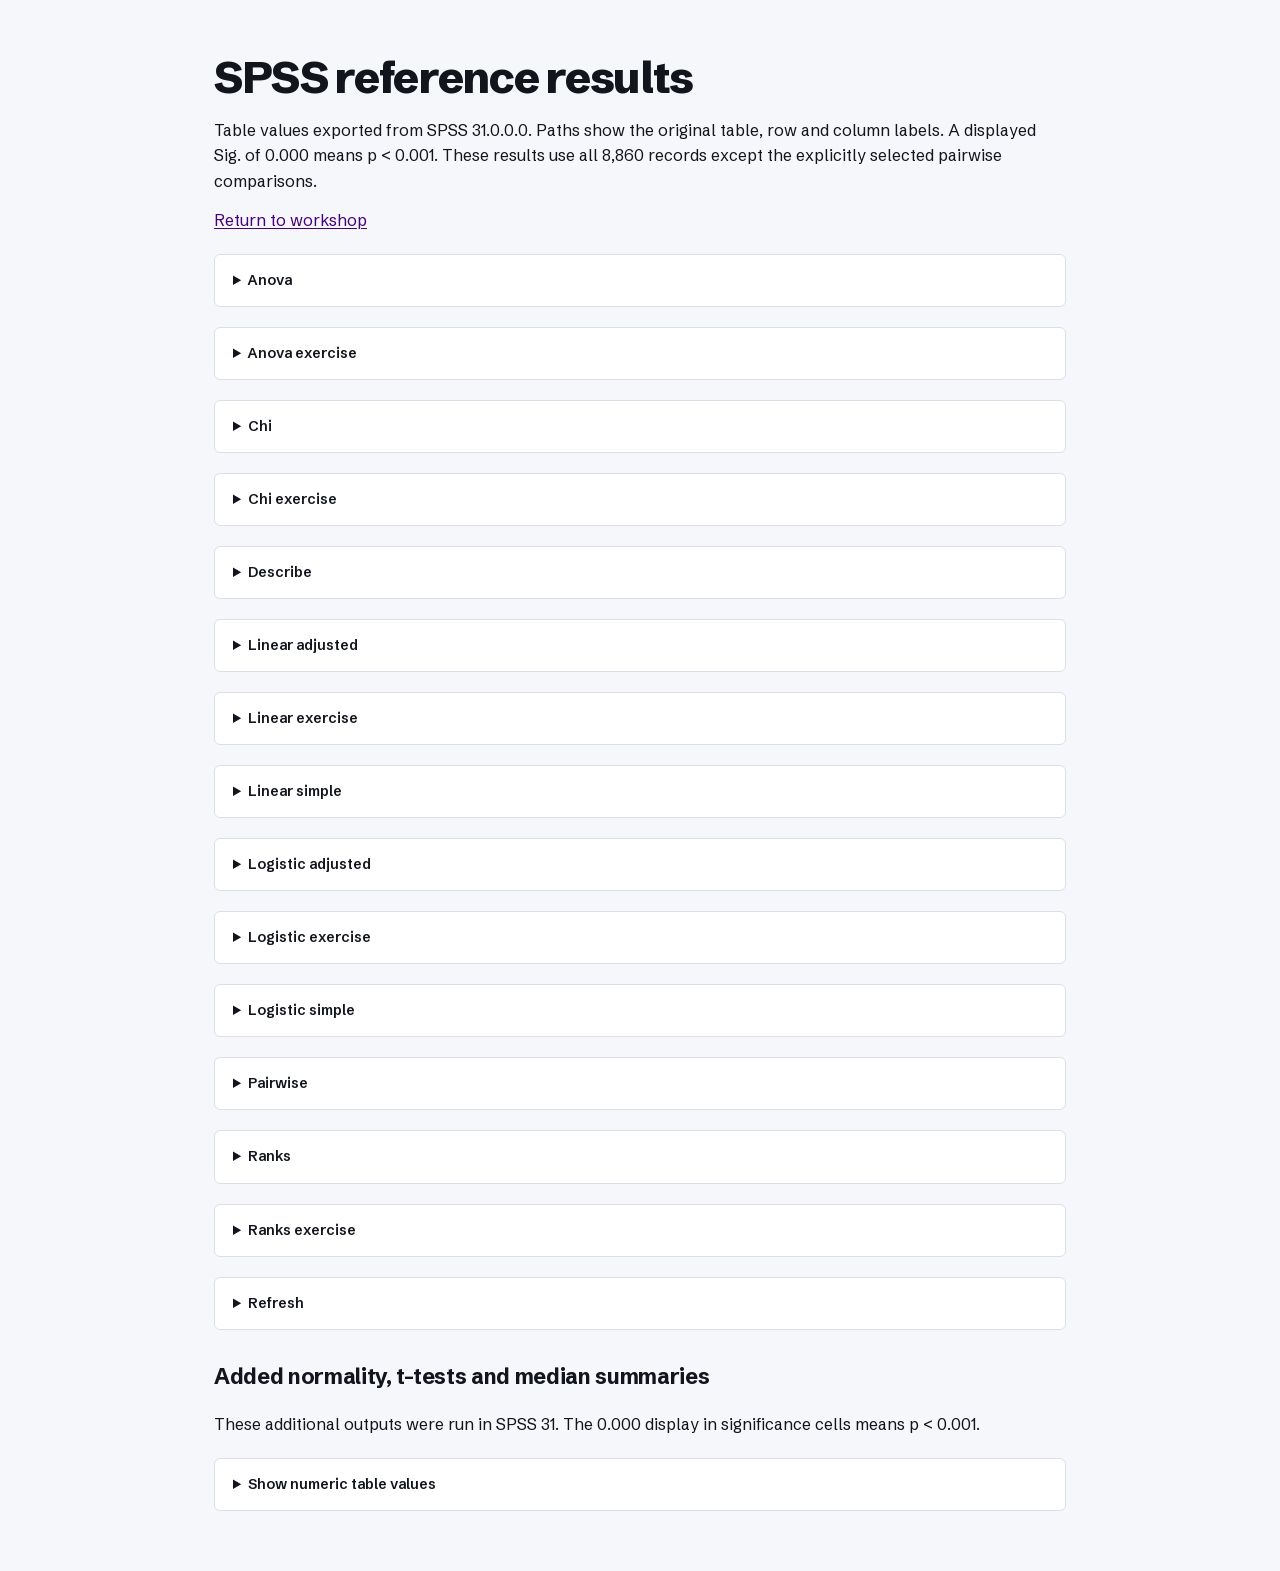
<file: downloads/results.html>
<!doctype html><html lang="en-GB"><meta charset="utf-8"><meta name="viewport" content="width=device-width,initial-scale=1"><title>SPSS reference results</title><link rel="stylesheet" href="../assets/styles.css"><body><main class="reference-page"><h1>SPSS reference results</h1><p>Table values exported from SPSS 31.0.0.0. Paths show the original table, row and column labels. A displayed Sig. of 0.000 means p &lt; 0.001. These results use all 8,860 records except the explicitly selected pairwise comparisons.</p><a href="../index.html#help">Return to workshop</a><details><summary>Anova</summary><div class="detail-body"><div class="table-wrap"><table><thead><tr><th scope="col">Table / row / column</th><th scope="col">Value</th></tr></thead><tbody><tr><td>Descriptives | chol_before | smoking_code | Never | N</td><td>5622</td></tr><tr><td>Descriptives | chol_before | smoking_code | Never | Mean</td><td>6.7578</td></tr><tr><td>Descriptives | chol_before | smoking_code | Never | Std. Deviation</td><td>0.93398</td></tr><tr><td>Descriptives | chol_before | smoking_code | Never | Std. Error</td><td>0.01246</td></tr><tr><td>Descriptives | chol_before | smoking_code | Never | 95% Confidence Interval for Mean | Lower Bound</td><td>6.7334</td></tr><tr><td>Descriptives | chol_before | smoking_code | Never | 95% Confidence Interval for Mean | Upper Bound</td><td>6.7822</td></tr><tr><td>Descriptives | chol_before | smoking_code | Never | Minimum</td><td>3.30</td></tr><tr><td>Descriptives | chol_before | smoking_code | Never | Maximum</td><td>10.60</td></tr><tr><td>Descriptives | chol_before | smoking_code | Previous | N</td><td>1585</td></tr><tr><td>Descriptives | chol_before | smoking_code | Previous | Mean</td><td>6.8698</td></tr><tr><td>Descriptives | chol_before | smoking_code | Previous | Std. Deviation</td><td>0.96254</td></tr><tr><td>Descriptives | chol_before | smoking_code | Previous | Std. Error</td><td>0.02418</td></tr><tr><td>Descriptives | chol_before | smoking_code | Previous | 95% Confidence Interval for Mean | Lower Bound</td><td>6.8224</td></tr><tr><td>Descriptives | chol_before | smoking_code | Previous | 95% Confidence Interval for Mean | Upper Bound</td><td>6.9173</td></tr><tr><td>Descriptives | chol_before | smoking_code | Previous | Minimum</td><td>3.90</td></tr><tr><td>Descriptives | chol_before | smoking_code | Previous | Maximum</td><td>10.40</td></tr><tr><td>Descriptives | chol_before | smoking_code | Current | N</td><td>1653</td></tr><tr><td>Descriptives | chol_before | smoking_code | Current | Mean</td><td>6.8566</td></tr><tr><td>Descriptives | chol_before | smoking_code | Current | Std. Deviation</td><td>0.97192</td></tr><tr><td>Descriptives | chol_before | smoking_code | Current | Std. Error</td><td>0.02391</td></tr><tr><td>Descriptives | chol_before | smoking_code | Current | 95% Confidence Interval for Mean | Lower Bound</td><td>6.8097</td></tr><tr><td>Descriptives | chol_before | smoking_code | Current | 95% Confidence Interval for Mean | Upper Bound</td><td>6.9035</td></tr><tr><td>Descriptives | chol_before | smoking_code | Current | Minimum</td><td>3.60</td></tr><tr><td>Descriptives | chol_before | smoking_code | Current | Maximum</td><td>10.00</td></tr><tr><td>Descriptives | chol_before | Total | N</td><td>8860</td></tr><tr><td>Descriptives | chol_before | Total | Mean</td><td>6.7963</td></tr><tr><td>Descriptives | chol_before | Total | Std. Deviation</td><td>0.94757</td></tr><tr><td>Descriptives | chol_before | Total | Std. Error</td><td>0.01007</td></tr><tr><td>Descriptives | chol_before | Total | 95% Confidence Interval for Mean | Lower Bound</td><td>6.7766</td></tr><tr><td>Descriptives | chol_before | Total | 95% Confidence Interval for Mean | Upper Bound</td><td>6.8160</td></tr><tr><td>Descriptives | chol_before | Total | Minimum</td><td>3.30</td></tr><tr><td>Descriptives | chol_before | Total | Maximum</td><td>10.60</td></tr><tr><td>Tests of Homogeneity of Variances | chol_before | Based on Mean | Levene Statistic</td><td>4.302</td></tr><tr><td>Tests of Homogeneity of Variances | chol_before | Based on Mean | df1</td><td>2</td></tr><tr><td>Tests of Homogeneity of Variances | chol_before | Based on Mean | df2</td><td>8857</td></tr><tr><td>Tests of Homogeneity of Variances | chol_before | Based on Mean | Sig.</td><td>0.014</td></tr><tr><td>Tests of Homogeneity of Variances | chol_before | Based on Median | Levene Statistic</td><td>4.597</td></tr><tr><td>Tests of Homogeneity of Variances | chol_before | Based on Median | df1</td><td>2</td></tr><tr><td>Tests of Homogeneity of Variances | chol_before | Based on Median | df2</td><td>8857</td></tr><tr><td>Tests of Homogeneity of Variances | chol_before | Based on Median | Sig.</td><td>0.010</td></tr><tr><td>Tests of Homogeneity of Variances | chol_before | Based on Median and with adjusted df | Levene Statistic</td><td>4.597</td></tr><tr><td>Tests of Homogeneity of Variances | chol_before | Based on Median and with adjusted df | df1</td><td>2</td></tr><tr><td>Tests of Homogeneity of Variances | chol_before | Based on Median and with adjusted df | df2</td><td>8856.354</td></tr><tr><td>Tests of Homogeneity of Variances | chol_before | Based on Median and with adjusted df | Sig.</td><td>0.010</td></tr><tr><td>Tests of Homogeneity of Variances | chol_before | Based on trimmed mean | Levene Statistic</td><td>4.385</td></tr><tr><td>Tests of Homogeneity of Variances | chol_before | Based on trimmed mean | df1</td><td>2</td></tr><tr><td>Tests of Homogeneity of Variances | chol_before | Based on trimmed mean | df2</td><td>8857</td></tr><tr><td>Tests of Homogeneity of Variances | chol_before | Based on trimmed mean | Sig.</td><td>0.012</td></tr><tr><td>ANOVA | chol_before | Between Groups | Sum of Squares</td><td>22.917</td></tr><tr><td>ANOVA | chol_before | Between Groups | df</td><td>2</td></tr><tr><td>ANOVA | chol_before | Between Groups | Mean Square</td><td>11.459</td></tr><tr><td>ANOVA | chol_before | Between Groups | F</td><td>12.796</td></tr><tr><td>ANOVA | chol_before | Between Groups | Sig.</td><td>0.000</td></tr><tr><td>ANOVA | chol_before | Within Groups | Sum of Squares</td><td>7931.431</td></tr><tr><td>ANOVA | chol_before | Within Groups | df</td><td>8857</td></tr><tr><td>ANOVA | chol_before | Within Groups | Mean Square</td><td>0.895</td></tr><tr><td>ANOVA | chol_before | Total | Sum of Squares</td><td>7954.348</td></tr><tr><td>ANOVA | chol_before | Total | df</td><td>8859</td></tr><tr><td>Robust Tests of Equality of Means | chol_before | Welch | Statistic</td><td>12.568</td></tr><tr><td>Robust Tests of Equality of Means | chol_before | Welch | df1</td><td>2</td></tr><tr><td>Robust Tests of Equality of Means | chol_before | Welch | df2</td><td>3085.922</td></tr><tr><td>Robust Tests of Equality of Means | chol_before | Welch | Sig.</td><td>0.000</td></tr><tr><td>Multiple Comparisons | chol_before | Bonferroni | Never | Previous | Mean Difference (I-J)</td><td>-0.11203</td></tr><tr><td>Multiple Comparisons | chol_before | Bonferroni | Never | Previous | Std. Error</td><td>0.02691</td></tr><tr><td>Multiple Comparisons | chol_before | Bonferroni | Never | Previous | Sig.</td><td>0.000</td></tr><tr><td>Multiple Comparisons | chol_before | Bonferroni | Never | Previous | 95% Confidence Interval | Lower Bound</td><td>-0.1765</td></tr><tr><td>Multiple Comparisons | chol_before | Bonferroni | Never | Previous | 95% Confidence Interval | Upper Bound</td><td>-0.0476</td></tr><tr><td>Multiple Comparisons | chol_before | Bonferroni | Never | Current | Mean Difference (I-J)</td><td>-0.09882</td></tr><tr><td>Multiple Comparisons | chol_before | Bonferroni | Never | Current | Std. Error</td><td>0.02648</td></tr><tr><td>Multiple Comparisons | chol_before | Bonferroni | Never | Current | Sig.</td><td>0.001</td></tr><tr><td>Multiple Comparisons | chol_before | Bonferroni | Never | Current | 95% Confidence Interval | Lower Bound</td><td>-0.1622</td></tr><tr><td>Multiple Comparisons | chol_before | Bonferroni | Never | Current | 95% Confidence Interval | Upper Bound</td><td>-0.0354</td></tr><tr><td>Multiple Comparisons | chol_before | Bonferroni | Previous | Never | Mean Difference (I-J)</td><td>0.11203</td></tr><tr><td>Multiple Comparisons | chol_before | Bonferroni | Previous | Never | Std. Error</td><td>0.02691</td></tr><tr><td>Multiple Comparisons | chol_before | Bonferroni | Previous | Never | Sig.</td><td>0.000</td></tr><tr><td>Multiple Comparisons | chol_before | Bonferroni | Previous | Never | 95% Confidence Interval | Lower Bound</td><td>0.0476</td></tr><tr><td>Multiple Comparisons | chol_before | Bonferroni | Previous | Never | 95% Confidence Interval | Upper Bound</td><td>0.1765</td></tr><tr><td>Multiple Comparisons | chol_before | Bonferroni | Previous | Current | Mean Difference (I-J)</td><td>0.01322</td></tr><tr><td>Multiple Comparisons | chol_before | Bonferroni | Previous | Current | Std. Error</td><td>0.03327</td></tr><tr><td>Multiple Comparisons | chol_before | Bonferroni | Previous | Current | Sig.</td><td>1.000</td></tr><tr><td>Multiple Comparisons | chol_before | Bonferroni | Previous | Current | 95% Confidence Interval | Lower Bound</td><td>-0.0664</td></tr><tr><td>Multiple Comparisons | chol_before | Bonferroni | Previous | Current | 95% Confidence Interval | Upper Bound</td><td>0.0929</td></tr><tr><td>Multiple Comparisons | chol_before | Bonferroni | Current | Never | Mean Difference (I-J)</td><td>0.09882</td></tr><tr><td>Multiple Comparisons | chol_before | Bonferroni | Current | Never | Std. Error</td><td>0.02648</td></tr><tr><td>Multiple Comparisons | chol_before | Bonferroni | Current | Never | Sig.</td><td>0.001</td></tr><tr><td>Multiple Comparisons | chol_before | Bonferroni | Current | Never | 95% Confidence Interval | Lower Bound</td><td>0.0354</td></tr><tr><td>Multiple Comparisons | chol_before | Bonferroni | Current | Never | 95% Confidence Interval | Upper Bound</td><td>0.1622</td></tr><tr><td>Multiple Comparisons | chol_before | Bonferroni | Current | Previous | Mean Difference (I-J)</td><td>-0.01322</td></tr><tr><td>Multiple Comparisons | chol_before | Bonferroni | Current | Previous | Std. Error</td><td>0.03327</td></tr><tr><td>Multiple Comparisons | chol_before | Bonferroni | Current | Previous | Sig.</td><td>1.000</td></tr><tr><td>Multiple Comparisons | chol_before | Bonferroni | Current | Previous | 95% Confidence Interval | Lower Bound</td><td>-0.0929</td></tr><tr><td>Multiple Comparisons | chol_before | Bonferroni | Current | Previous | 95% Confidence Interval | Upper Bound</td><td>0.0664</td></tr><tr><td>Multiple Comparisons | chol_before | Games-Howell | Never | Previous | Mean Difference (I-J)</td><td>-0.11203</td></tr><tr><td>Multiple Comparisons | chol_before | Games-Howell | Never | Previous | Std. Error</td><td>0.02720</td></tr><tr><td>Multiple Comparisons | chol_before | Games-Howell | Never | Previous | Sig.</td><td>0.000</td></tr><tr><td>Multiple Comparisons | chol_before | Games-Howell | Never | Previous | 95% Confidence Interval | Lower Bound</td><td>-0.1758</td></tr><tr><td>Multiple Comparisons | chol_before | Games-Howell | Never | Previous | 95% Confidence Interval | Upper Bound</td><td>-0.0483</td></tr><tr><td>Multiple Comparisons | chol_before | Games-Howell | Never | Current | Mean Difference (I-J)</td><td>-0.09882</td></tr><tr><td>Multiple Comparisons | chol_before | Games-Howell | Never | Current | Std. Error</td><td>0.02696</td></tr><tr><td>Multiple Comparisons | chol_before | Games-Howell | Never | Current | Sig.</td><td>0.001</td></tr><tr><td>Multiple Comparisons | chol_before | Games-Howell | Never | Current | 95% Confidence Interval | Lower Bound</td><td>-0.1620</td></tr><tr><td>Multiple Comparisons | chol_before | Games-Howell | Never | Current | 95% Confidence Interval | Upper Bound</td><td>-0.0356</td></tr><tr><td>Multiple Comparisons | chol_before | Games-Howell | Previous | Never | Mean Difference (I-J)</td><td>0.11203</td></tr><tr><td>Multiple Comparisons | chol_before | Games-Howell | Previous | Never | Std. Error</td><td>0.02720</td></tr><tr><td>Multiple Comparisons | chol_before | Games-Howell | Previous | Never | Sig.</td><td>0.000</td></tr><tr><td>Multiple Comparisons | chol_before | Games-Howell | Previous | Never | 95% Confidence Interval | Lower Bound</td><td>0.0483</td></tr><tr><td>Multiple Comparisons | chol_before | Games-Howell | Previous | Never | 95% Confidence Interval | Upper Bound</td><td>0.1758</td></tr><tr><td>Multiple Comparisons | chol_before | Games-Howell | Previous | Current | Mean Difference (I-J)</td><td>0.01322</td></tr><tr><td>Multiple Comparisons | chol_before | Games-Howell | Previous | Current | Std. Error</td><td>0.03400</td></tr><tr><td>Multiple Comparisons | chol_before | Games-Howell | Previous | Current | Sig.</td><td>0.920</td></tr><tr><td>Multiple Comparisons | chol_before | Games-Howell | Previous | Current | 95% Confidence Interval | Lower Bound</td><td>-0.0665</td></tr><tr><td>Multiple Comparisons | chol_before | Games-Howell | Previous | Current | 95% Confidence Interval | Upper Bound</td><td>0.0929</td></tr><tr><td>Multiple Comparisons | chol_before | Games-Howell | Current | Never | Mean Difference (I-J)</td><td>0.09882</td></tr><tr><td>Multiple Comparisons | chol_before | Games-Howell | Current | Never | Std. Error</td><td>0.02696</td></tr><tr><td>Multiple Comparisons | chol_before | Games-Howell | Current | Never | Sig.</td><td>0.001</td></tr><tr><td>Multiple Comparisons | chol_before | Games-Howell | Current | Never | 95% Confidence Interval | Lower Bound</td><td>0.0356</td></tr><tr><td>Multiple Comparisons | chol_before | Games-Howell | Current | Never | 95% Confidence Interval | Upper Bound</td><td>0.1620</td></tr><tr><td>Multiple Comparisons | chol_before | Games-Howell | Current | Previous | Mean Difference (I-J)</td><td>-0.01322</td></tr><tr><td>Multiple Comparisons | chol_before | Games-Howell | Current | Previous | Std. Error</td><td>0.03400</td></tr><tr><td>Multiple Comparisons | chol_before | Games-Howell | Current | Previous | Sig.</td><td>0.920</td></tr><tr><td>Multiple Comparisons | chol_before | Games-Howell | Current | Previous | 95% Confidence Interval | Lower Bound</td><td>-0.0929</td></tr><tr><td>Multiple Comparisons | chol_before | Games-Howell | Current | Previous | 95% Confidence Interval | Upper Bound</td><td>0.0665</td></tr></tbody></table></div></div></details><details><summary>Anova exercise</summary><div class="detail-body"><div class="table-wrap"><table><thead><tr><th scope="col">Table / row / column</th><th scope="col">Value</th></tr></thead><tbody><tr><td>Descriptives | chol_after | smoking_code | Never | N</td><td>5622</td></tr><tr><td>Descriptives | chol_after | smoking_code | Never | Mean</td><td>5.2945</td></tr><tr><td>Descriptives | chol_after | smoking_code | Never | Std. Deviation</td><td>0.63424</td></tr><tr><td>Descriptives | chol_after | smoking_code | Never | Std. Error</td><td>0.00846</td></tr><tr><td>Descriptives | chol_after | smoking_code | Never | 95% Confidence Interval for Mean | Lower Bound</td><td>5.2779</td></tr><tr><td>Descriptives | chol_after | smoking_code | Never | 95% Confidence Interval for Mean | Upper Bound</td><td>5.3111</td></tr><tr><td>Descriptives | chol_after | smoking_code | Never | Minimum</td><td>3.20</td></tr><tr><td>Descriptives | chol_after | smoking_code | Never | Maximum</td><td>7.90</td></tr><tr><td>Descriptives | chol_after | smoking_code | Previous | N</td><td>1585</td></tr><tr><td>Descriptives | chol_after | smoking_code | Previous | Mean</td><td>5.3338</td></tr><tr><td>Descriptives | chol_after | smoking_code | Previous | Std. Deviation</td><td>0.65208</td></tr><tr><td>Descriptives | chol_after | smoking_code | Previous | Std. Error</td><td>0.01638</td></tr><tr><td>Descriptives | chol_after | smoking_code | Previous | 95% Confidence Interval for Mean | Lower Bound</td><td>5.3016</td></tr><tr><td>Descriptives | chol_after | smoking_code | Previous | 95% Confidence Interval for Mean | Upper Bound</td><td>5.3659</td></tr><tr><td>Descriptives | chol_after | smoking_code | Previous | Minimum</td><td>2.80</td></tr><tr><td>Descriptives | chol_after | smoking_code | Previous | Maximum</td><td>8.20</td></tr><tr><td>Descriptives | chol_after | smoking_code | Current | N</td><td>1653</td></tr><tr><td>Descriptives | chol_after | smoking_code | Current | Mean</td><td>5.3114</td></tr><tr><td>Descriptives | chol_after | smoking_code | Current | Std. Deviation</td><td>0.65937</td></tr><tr><td>Descriptives | chol_after | smoking_code | Current | Std. Error</td><td>0.01622</td></tr><tr><td>Descriptives | chol_after | smoking_code | Current | 95% Confidence Interval for Mean | Lower Bound</td><td>5.2796</td></tr><tr><td>Descriptives | chol_after | smoking_code | Current | 95% Confidence Interval for Mean | Upper Bound</td><td>5.3432</td></tr><tr><td>Descriptives | chol_after | smoking_code | Current | Minimum</td><td>3.30</td></tr><tr><td>Descriptives | chol_after | smoking_code | Current | Maximum</td><td>8.00</td></tr><tr><td>Descriptives | chol_after | Total | N</td><td>8860</td></tr><tr><td>Descriptives | chol_after | Total | Mean</td><td>5.3047</td></tr><tr><td>Descriptives | chol_after | Total | Std. Deviation</td><td>0.64230</td></tr><tr><td>Descriptives | chol_after | Total | Std. Error</td><td>0.00682</td></tr><tr><td>Descriptives | chol_after | Total | 95% Confidence Interval for Mean | Lower Bound</td><td>5.2913</td></tr><tr><td>Descriptives | chol_after | Total | 95% Confidence Interval for Mean | Upper Bound</td><td>5.3181</td></tr><tr><td>Descriptives | chol_after | Total | Minimum</td><td>2.80</td></tr><tr><td>Descriptives | chol_after | Total | Maximum</td><td>8.20</td></tr><tr><td>Tests of Homogeneity of Variances | chol_after | Based on Mean | Levene Statistic</td><td>2.818</td></tr><tr><td>Tests of Homogeneity of Variances | chol_after | Based on Mean | df1</td><td>2</td></tr><tr><td>Tests of Homogeneity of Variances | chol_after | Based on Mean | df2</td><td>8857</td></tr><tr><td>Tests of Homogeneity of Variances | chol_after | Based on Mean | Sig.</td><td>0.060</td></tr><tr><td>Tests of Homogeneity of Variances | chol_after | Based on Median | Levene Statistic</td><td>2.481</td></tr><tr><td>Tests of Homogeneity of Variances | chol_after | Based on Median | df1</td><td>2</td></tr><tr><td>Tests of Homogeneity of Variances | chol_after | Based on Median | df2</td><td>8857</td></tr><tr><td>Tests of Homogeneity of Variances | chol_after | Based on Median | Sig.</td><td>0.084</td></tr><tr><td>Tests of Homogeneity of Variances | chol_after | Based on Median and with adjusted df | Levene Statistic</td><td>2.481</td></tr><tr><td>Tests of Homogeneity of Variances | chol_after | Based on Median and with adjusted df | df1</td><td>2</td></tr><tr><td>Tests of Homogeneity of Variances | chol_after | Based on Median and with adjusted df | df2</td><td>8847.109</td></tr><tr><td>Tests of Homogeneity of Variances | chol_after | Based on Median and with adjusted df | Sig.</td><td>0.084</td></tr><tr><td>Tests of Homogeneity of Variances | chol_after | Based on trimmed mean | Levene Statistic</td><td>2.562</td></tr><tr><td>Tests of Homogeneity of Variances | chol_after | Based on trimmed mean | df1</td><td>2</td></tr><tr><td>Tests of Homogeneity of Variances | chol_after | Based on trimmed mean | df2</td><td>8857</td></tr><tr><td>Tests of Homogeneity of Variances | chol_after | Based on trimmed mean | Sig.</td><td>0.077</td></tr><tr><td>ANOVA | chol_after | Between Groups | Sum of Squares</td><td>1.995</td></tr><tr><td>ANOVA | chol_after | Between Groups | df</td><td>2</td></tr><tr><td>ANOVA | chol_after | Between Groups | Mean Square</td><td>0.998</td></tr><tr><td>ANOVA | chol_after | Between Groups | F</td><td>2.419</td></tr><tr><td>ANOVA | chol_after | Between Groups | Sig.</td><td>0.089</td></tr><tr><td>ANOVA | chol_after | Within Groups | Sum of Squares</td><td>3652.829</td></tr><tr><td>ANOVA | chol_after | Within Groups | df</td><td>8857</td></tr><tr><td>ANOVA | chol_after | Within Groups | Mean Square</td><td>0.412</td></tr><tr><td>ANOVA | chol_after | Total | Sum of Squares</td><td>3654.825</td></tr><tr><td>ANOVA | chol_after | Total | df</td><td>8859</td></tr><tr><td>Robust Tests of Equality of Means | chol_after | Welch | Statistic</td><td>2.381</td></tr><tr><td>Robust Tests of Equality of Means | chol_after | Welch | df1</td><td>2</td></tr><tr><td>Robust Tests of Equality of Means | chol_after | Welch | df2</td><td>3088.382</td></tr><tr><td>Robust Tests of Equality of Means | chol_after | Welch | Sig.</td><td>0.093</td></tr><tr><td>Multiple Comparisons | chol_after | Bonferroni | Never | Previous | Mean Difference (I-J)</td><td>-0.03923</td></tr><tr><td>Multiple Comparisons | chol_after | Bonferroni | Never | Previous | Std. Error</td><td>0.01826</td></tr><tr><td>Multiple Comparisons | chol_after | Bonferroni | Never | Previous | Sig.</td><td>0.095</td></tr><tr><td>Multiple Comparisons | chol_after | Bonferroni | Never | Previous | 95% Confidence Interval | Lower Bound</td><td>-0.0830</td></tr><tr><td>Multiple Comparisons | chol_after | Bonferroni | Never | Previous | 95% Confidence Interval | Upper Bound</td><td>0.0045</td></tr><tr><td>Multiple Comparisons | chol_after | Bonferroni | Never | Current | Mean Difference (I-J)</td><td>-0.01691</td></tr><tr><td>Multiple Comparisons | chol_after | Bonferroni | Never | Current | Std. Error</td><td>0.01797</td></tr><tr><td>Multiple Comparisons | chol_after | Bonferroni | Never | Current | Sig.</td><td>1.000</td></tr><tr><td>Multiple Comparisons | chol_after | Bonferroni | Never | Current | 95% Confidence Interval | Lower Bound</td><td>-0.0599</td></tr><tr><td>Multiple Comparisons | chol_after | Bonferroni | Never | Current | 95% Confidence Interval | Upper Bound</td><td>0.0261</td></tr><tr><td>Multiple Comparisons | chol_after | Bonferroni | Previous | Never | Mean Difference (I-J)</td><td>0.03923</td></tr><tr><td>Multiple Comparisons | chol_after | Bonferroni | Previous | Never | Std. Error</td><td>0.01826</td></tr><tr><td>Multiple Comparisons | chol_after | Bonferroni | Previous | Never | Sig.</td><td>0.095</td></tr><tr><td>Multiple Comparisons | chol_after | Bonferroni | Previous | Never | 95% Confidence Interval | Lower Bound</td><td>-0.0045</td></tr><tr><td>Multiple Comparisons | chol_after | Bonferroni | Previous | Never | 95% Confidence Interval | Upper Bound</td><td>0.0830</td></tr><tr><td>Multiple Comparisons | chol_after | Bonferroni | Previous | Current | Mean Difference (I-J)</td><td>0.02232</td></tr><tr><td>Multiple Comparisons | chol_after | Bonferroni | Previous | Current | Std. Error</td><td>0.02258</td></tr><tr><td>Multiple Comparisons | chol_after | Bonferroni | Previous | Current | Sig.</td><td>0.969</td></tr><tr><td>Multiple Comparisons | chol_after | Bonferroni | Previous | Current | 95% Confidence Interval | Lower Bound</td><td>-0.0317</td></tr><tr><td>Multiple Comparisons | chol_after | Bonferroni | Previous | Current | 95% Confidence Interval | Upper Bound</td><td>0.0764</td></tr><tr><td>Multiple Comparisons | chol_after | Bonferroni | Current | Never | Mean Difference (I-J)</td><td>0.01691</td></tr><tr><td>Multiple Comparisons | chol_after | Bonferroni | Current | Never | Std. Error</td><td>0.01797</td></tr><tr><td>Multiple Comparisons | chol_after | Bonferroni | Current | Never | Sig.</td><td>1.000</td></tr><tr><td>Multiple Comparisons | chol_after | Bonferroni | Current | Never | 95% Confidence Interval | Lower Bound</td><td>-0.0261</td></tr><tr><td>Multiple Comparisons | chol_after | Bonferroni | Current | Never | 95% Confidence Interval | Upper Bound</td><td>0.0599</td></tr><tr><td>Multiple Comparisons | chol_after | Bonferroni | Current | Previous | Mean Difference (I-J)</td><td>-0.02232</td></tr><tr><td>Multiple Comparisons | chol_after | Bonferroni | Current | Previous | Std. Error</td><td>0.02258</td></tr><tr><td>Multiple Comparisons | chol_after | Bonferroni | Current | Previous | Sig.</td><td>0.969</td></tr><tr><td>Multiple Comparisons | chol_after | Bonferroni | Current | Previous | 95% Confidence Interval | Lower Bound</td><td>-0.0764</td></tr><tr><td>Multiple Comparisons | chol_after | Bonferroni | Current | Previous | 95% Confidence Interval | Upper Bound</td><td>0.0317</td></tr><tr><td>Multiple Comparisons | chol_after | Games-Howell | Never | Previous | Mean Difference (I-J)</td><td>-0.03923</td></tr><tr><td>Multiple Comparisons | chol_after | Games-Howell | Never | Previous | Std. Error</td><td>0.01843</td></tr><tr><td>Multiple Comparisons | chol_after | Games-Howell | Never | Previous | Sig.</td><td>0.084</td></tr><tr><td>Multiple Comparisons | chol_after | Games-Howell | Never | Previous | 95% Confidence Interval | Lower Bound</td><td>-0.0825</td></tr><tr><td>Multiple Comparisons | chol_after | Games-Howell | Never | Previous | 95% Confidence Interval | Upper Bound</td><td>0.0040</td></tr><tr><td>Multiple Comparisons | chol_after | Games-Howell | Never | Current | Mean Difference (I-J)</td><td>-0.01691</td></tr><tr><td>Multiple Comparisons | chol_after | Games-Howell | Never | Current | Std. Error</td><td>0.01829</td></tr><tr><td>Multiple Comparisons | chol_after | Games-Howell | Never | Current | Sig.</td><td>0.625</td></tr><tr><td>Multiple Comparisons | chol_after | Games-Howell | Never | Current | 95% Confidence Interval | Lower Bound</td><td>-0.0598</td></tr><tr><td>Multiple Comparisons | chol_after | Games-Howell | Never | Current | 95% Confidence Interval | Upper Bound</td><td>0.0260</td></tr><tr><td>Multiple Comparisons | chol_after | Games-Howell | Previous | Never | Mean Difference (I-J)</td><td>0.03923</td></tr><tr><td>Multiple Comparisons | chol_after | Games-Howell | Previous | Never | Std. Error</td><td>0.01843</td></tr><tr><td>Multiple Comparisons | chol_after | Games-Howell | Previous | Never | Sig.</td><td>0.084</td></tr><tr><td>Multiple Comparisons | chol_after | Games-Howell | Previous | Never | 95% Confidence Interval | Lower Bound</td><td>-0.0040</td></tr><tr><td>Multiple Comparisons | chol_after | Games-Howell | Previous | Never | 95% Confidence Interval | Upper Bound</td><td>0.0825</td></tr><tr><td>Multiple Comparisons | chol_after | Games-Howell | Previous | Current | Mean Difference (I-J)</td><td>0.02232</td></tr><tr><td>Multiple Comparisons | chol_after | Games-Howell | Previous | Current | Std. Error</td><td>0.02305</td></tr><tr><td>Multiple Comparisons | chol_after | Games-Howell | Previous | Current | Sig.</td><td>0.597</td></tr><tr><td>Multiple Comparisons | chol_after | Games-Howell | Previous | Current | 95% Confidence Interval | Lower Bound</td><td>-0.0317</td></tr><tr><td>Multiple Comparisons | chol_after | Games-Howell | Previous | Current | 95% Confidence Interval | Upper Bound</td><td>0.0764</td></tr><tr><td>Multiple Comparisons | chol_after | Games-Howell | Current | Never | Mean Difference (I-J)</td><td>0.01691</td></tr><tr><td>Multiple Comparisons | chol_after | Games-Howell | Current | Never | Std. Error</td><td>0.01829</td></tr><tr><td>Multiple Comparisons | chol_after | Games-Howell | Current | Never | Sig.</td><td>0.625</td></tr><tr><td>Multiple Comparisons | chol_after | Games-Howell | Current | Never | 95% Confidence Interval | Lower Bound</td><td>-0.0260</td></tr><tr><td>Multiple Comparisons | chol_after | Games-Howell | Current | Never | 95% Confidence Interval | Upper Bound</td><td>0.0598</td></tr><tr><td>Multiple Comparisons | chol_after | Games-Howell | Current | Previous | Mean Difference (I-J)</td><td>-0.02232</td></tr><tr><td>Multiple Comparisons | chol_after | Games-Howell | Current | Previous | Std. Error</td><td>0.02305</td></tr><tr><td>Multiple Comparisons | chol_after | Games-Howell | Current | Previous | Sig.</td><td>0.597</td></tr><tr><td>Multiple Comparisons | chol_after | Games-Howell | Current | Previous | 95% Confidence Interval | Lower Bound</td><td>-0.0764</td></tr><tr><td>Multiple Comparisons | chol_after | Games-Howell | Current | Previous | 95% Confidence Interval | Upper Bound</td><td>0.0317</td></tr></tbody></table></div></div></details><details><summary>Chi</summary><div class="detail-body"><div class="table-wrap"><table><thead><tr><th scope="col">Table / row / column</th><th scope="col">Value</th></tr></thead><tbody><tr><td>Case Processing Summary | female * diabetes_yes | Valid | N</td><td>8860</td></tr><tr><td>Case Processing Summary | female * diabetes_yes | Valid | Percent</td><td>100.0%</td></tr><tr><td>Case Processing Summary | female * diabetes_yes | Missing | N</td><td>0</td></tr><tr><td>Case Processing Summary | female * diabetes_yes | Missing | Percent</td><td>0.0%</td></tr><tr><td>Case Processing Summary | female * diabetes_yes | Total | N</td><td>8860</td></tr><tr><td>Case Processing Summary | female * diabetes_yes | Total | Percent</td><td>100.0%</td></tr><tr><td>female * diabetes_yes Crosstabulation | female | Male | Count | diabetes_yes | No</td><td>4184</td></tr><tr><td>female * diabetes_yes Crosstabulation | female | Male | Count | diabetes_yes | Yes</td><td>1791</td></tr><tr><td>female * diabetes_yes Crosstabulation | female | Male | Count | Total</td><td>5975</td></tr><tr><td>female * diabetes_yes Crosstabulation | female | Male | Expected Count | diabetes_yes | No</td><td>4370.7</td></tr><tr><td>female * diabetes_yes Crosstabulation | female | Male | Expected Count | diabetes_yes | Yes</td><td>1604.3</td></tr><tr><td>female * diabetes_yes Crosstabulation | female | Male | Expected Count | Total</td><td>5975.0</td></tr><tr><td>female * diabetes_yes Crosstabulation | female | Male | % within female | diabetes_yes | No</td><td>70.0%</td></tr><tr><td>female * diabetes_yes Crosstabulation | female | Male | % within female | diabetes_yes | Yes</td><td>30.0%</td></tr><tr><td>female * diabetes_yes Crosstabulation | female | Male | % within female | Total</td><td>100.0%</td></tr><tr><td>female * diabetes_yes Crosstabulation | female | Female | Count | diabetes_yes | No</td><td>2297</td></tr><tr><td>female * diabetes_yes Crosstabulation | female | Female | Count | diabetes_yes | Yes</td><td>588</td></tr><tr><td>female * diabetes_yes Crosstabulation | female | Female | Count | Total</td><td>2885</td></tr><tr><td>female * diabetes_yes Crosstabulation | female | Female | Expected Count | diabetes_yes | No</td><td>2110.3</td></tr><tr><td>female * diabetes_yes Crosstabulation | female | Female | Expected Count | diabetes_yes | Yes</td><td>774.7</td></tr><tr><td>female * diabetes_yes Crosstabulation | female | Female | Expected Count | Total</td><td>2885.0</td></tr><tr><td>female * diabetes_yes Crosstabulation | female | Female | % within female | diabetes_yes | No</td><td>79.6%</td></tr><tr><td>female * diabetes_yes Crosstabulation | female | Female | % within female | diabetes_yes | Yes</td><td>20.4%</td></tr><tr><td>female * diabetes_yes Crosstabulation | female | Female | % within female | Total</td><td>100.0%</td></tr><tr><td>female * diabetes_yes Crosstabulation | Total | Count | diabetes_yes | No</td><td>6481</td></tr><tr><td>female * diabetes_yes Crosstabulation | Total | Count | diabetes_yes | Yes</td><td>2379</td></tr><tr><td>female * diabetes_yes Crosstabulation | Total | Count | Total</td><td>8860</td></tr><tr><td>female * diabetes_yes Crosstabulation | Total | Expected Count | diabetes_yes | No</td><td>6481.0</td></tr><tr><td>female * diabetes_yes Crosstabulation | Total | Expected Count | diabetes_yes | Yes</td><td>2379.0</td></tr><tr><td>female * diabetes_yes Crosstabulation | Total | Expected Count | Total</td><td>8860.0</td></tr><tr><td>female * diabetes_yes Crosstabulation | Total | % within female | diabetes_yes | No</td><td>73.1%</td></tr><tr><td>female * diabetes_yes Crosstabulation | Total | % within female | diabetes_yes | Yes</td><td>26.9%</td></tr><tr><td>female * diabetes_yes Crosstabulation | Total | % within female | Total</td><td>100.0%</td></tr><tr><td>Chi-Square Tests | A | Pearson Chi-Square | Value</td><td>91.169</td></tr><tr><td>Chi-Square Tests | A | Pearson Chi-Square | df</td><td>1</td></tr><tr><td>Chi-Square Tests | A | Pearson Chi-Square | Asymptotic Significance (2-sided)</td><td>0.000</td></tr><tr><td>Chi-Square Tests | A | Continuity Correction | Value</td><td>90.681</td></tr><tr><td>Chi-Square Tests | A | Continuity Correction | df</td><td>1</td></tr><tr><td>Chi-Square Tests | A | Continuity Correction | Asymptotic Significance (2-sided)</td><td>0.000</td></tr><tr><td>Chi-Square Tests | B | Likelihood Ratio | Value</td><td>94.144</td></tr><tr><td>Chi-Square Tests | B | Likelihood Ratio | df</td><td>1</td></tr><tr><td>Chi-Square Tests | B | Likelihood Ratio | Asymptotic Significance (2-sided)</td><td>0.000</td></tr><tr><td>Chi-Square Tests | B | Fisher&#x27;s Exact Test | C | Exact Sig. (2-sided)</td><td>0.000</td></tr><tr><td>Chi-Square Tests | B | Fisher&#x27;s Exact Test | C | Exact Sig. (1-sided)</td><td>0.000</td></tr><tr><td>Chi-Square Tests | Linear-by-Linear Association | Value</td><td>91.158</td></tr><tr><td>Chi-Square Tests | Linear-by-Linear Association | df</td><td>1</td></tr><tr><td>Chi-Square Tests | Linear-by-Linear Association | Asymptotic Significance (2-sided)</td><td>0.000</td></tr><tr><td>Chi-Square Tests | N of Valid Cases | Value</td><td>8860</td></tr><tr><td>Symmetric Measures | Nominal by Nominal | Phi | Value</td><td>-0.101</td></tr><tr><td>Symmetric Measures | Nominal by Nominal | Phi | Approximate Significance</td><td>0.000</td></tr><tr><td>Symmetric Measures | Nominal by Nominal | Cramer&#x27;s V | Value</td><td>0.101</td></tr><tr><td>Symmetric Measures | Nominal by Nominal | Cramer&#x27;s V | Approximate Significance</td><td>0.000</td></tr><tr><td>Symmetric Measures | N of Valid Cases | Value</td><td>8860</td></tr><tr><td>Case Processing Summary | female * smoking_code | Valid | N</td><td>8860</td></tr><tr><td>Case Processing Summary | female * smoking_code | Valid | Percent</td><td>100.0%</td></tr><tr><td>Case Processing Summary | female * smoking_code | Missing | N</td><td>0</td></tr><tr><td>Case Processing Summary | female * smoking_code | Missing | Percent</td><td>0.0%</td></tr><tr><td>Case Processing Summary | female * smoking_code | Total | N</td><td>8860</td></tr><tr><td>Case Processing Summary | female * smoking_code | Total | Percent</td><td>100.0%</td></tr><tr><td>female * smoking_code Crosstabulation | female | Male | Count | smoking_code | Never</td><td>3547</td></tr><tr><td>female * smoking_code Crosstabulation | female | Male | Count | smoking_code | Previous</td><td>1210</td></tr><tr><td>female * smoking_code Crosstabulation | female | Male | Count | smoking_code | Current</td><td>1218</td></tr><tr><td>female * smoking_code Crosstabulation | female | Male | Count | Total</td><td>5975</td></tr><tr><td>female * smoking_code Crosstabulation | female | Male | Expected Count | smoking_code | Never</td><td>3791.4</td></tr><tr><td>female * smoking_code Crosstabulation | female | Male | Expected Count | smoking_code | Previous</td><td>1068.9</td></tr><tr><td>female * smoking_code Crosstabulation | female | Male | Expected Count | smoking_code | Current</td><td>1114.7</td></tr><tr><td>female * smoking_code Crosstabulation | female | Male | Expected Count | Total</td><td>5975.0</td></tr><tr><td>female * smoking_code Crosstabulation | female | Male | % within female | smoking_code | Never</td><td>59.4%</td></tr><tr><td>female * smoking_code Crosstabulation | female | Male | % within female | smoking_code | Previous</td><td>20.3%</td></tr><tr><td>female * smoking_code Crosstabulation | female | Male | % within female | smoking_code | Current</td><td>20.4%</td></tr><tr><td>female * smoking_code Crosstabulation | female | Male | % within female | Total</td><td>100.0%</td></tr><tr><td>female * smoking_code Crosstabulation | female | Female | Count | smoking_code | Never</td><td>2075</td></tr><tr><td>female * smoking_code Crosstabulation | female | Female | Count | smoking_code | Previous</td><td>375</td></tr><tr><td>female * smoking_code Crosstabulation | female | Female | Count | smoking_code | Current</td><td>435</td></tr><tr><td>female * smoking_code Crosstabulation | female | Female | Count | Total</td><td>2885</td></tr><tr><td>female * smoking_code Crosstabulation | female | Female | Expected Count | smoking_code | Never</td><td>1830.6</td></tr><tr><td>female * smoking_code Crosstabulation | female | Female | Expected Count | smoking_code | Previous</td><td>516.1</td></tr><tr><td>female * smoking_code Crosstabulation | female | Female | Expected Count | smoking_code | Current</td><td>538.3</td></tr><tr><td>female * smoking_code Crosstabulation | female | Female | Expected Count | Total</td><td>2885.0</td></tr><tr><td>female * smoking_code Crosstabulation | female | Female | % within female | smoking_code | Never</td><td>71.9%</td></tr><tr><td>female * smoking_code Crosstabulation | female | Female | % within female | smoking_code | Previous</td><td>13.0%</td></tr><tr><td>female * smoking_code Crosstabulation | female | Female | % within female | smoking_code | Current</td><td>15.1%</td></tr><tr><td>female * smoking_code Crosstabulation | female | Female | % within female | Total</td><td>100.0%</td></tr><tr><td>female * smoking_code Crosstabulation | Total | Count | smoking_code | Never</td><td>5622</td></tr><tr><td>female * smoking_code Crosstabulation | Total | Count | smoking_code | Previous</td><td>1585</td></tr><tr><td>female * smoking_code Crosstabulation | Total | Count | smoking_code | Current</td><td>1653</td></tr><tr><td>female * smoking_code Crosstabulation | Total | Count | Total</td><td>8860</td></tr><tr><td>female * smoking_code Crosstabulation | Total | Expected Count | smoking_code | Never</td><td>5622.0</td></tr><tr><td>female * smoking_code Crosstabulation | Total | Expected Count | smoking_code | Previous</td><td>1585.0</td></tr><tr><td>female * smoking_code Crosstabulation | Total | Expected Count | smoking_code | Current</td><td>1653.0</td></tr><tr><td>female * smoking_code Crosstabulation | Total | Expected Count | Total</td><td>8860.0</td></tr><tr><td>female * smoking_code Crosstabulation | Total | % within female | smoking_code | Never</td><td>63.5%</td></tr><tr><td>female * smoking_code Crosstabulation | Total | % within female | smoking_code | Previous</td><td>17.9%</td></tr><tr><td>female * smoking_code Crosstabulation | Total | % within female | smoking_code | Current</td><td>18.7%</td></tr><tr><td>female * smoking_code Crosstabulation | Total | % within female | Total</td><td>100.0%</td></tr><tr><td>Chi-Square Tests | A | Pearson Chi-Square | Value</td><td>134.946</td></tr><tr><td>Chi-Square Tests | A | Pearson Chi-Square | df</td><td>2</td></tr><tr><td>Chi-Square Tests | A | Pearson Chi-Square | Asymptotic Significance (2-sided)</td><td>0.000</td></tr><tr><td>Chi-Square Tests | B | Likelihood Ratio | Value</td><td>138.380</td></tr><tr><td>Chi-Square Tests | B | Likelihood Ratio | df</td><td>2</td></tr><tr><td>Chi-Square Tests | B | Likelihood Ratio | Asymptotic Significance (2-sided)</td><td>0.000</td></tr><tr><td>Chi-Square Tests | Linear-by-Linear Association | Value</td><td>100.091</td></tr><tr><td>Chi-Square Tests | Linear-by-Linear Association | df</td><td>1</td></tr><tr><td>Chi-Square Tests | Linear-by-Linear Association | Asymptotic Significance (2-sided)</td><td>0.000</td></tr><tr><td>Chi-Square Tests | N of Valid Cases | Value</td><td>8860</td></tr><tr><td>Symmetric Measures | Nominal by Nominal | Phi | Value</td><td>0.123</td></tr><tr><td>Symmetric Measures | Nominal by Nominal | Phi | Approximate Significance</td><td>0.000</td></tr><tr><td>Symmetric Measures | Nominal by Nominal | Cramer&#x27;s V | Value</td><td>0.123</td></tr><tr><td>Symmetric Measures | Nominal by Nominal | Cramer&#x27;s V | Approximate Significance</td><td>0.000</td></tr><tr><td>Symmetric Measures | N of Valid Cases | Value</td><td>8860</td></tr><tr><td>Case Processing Summary | ethnicity * diabetes_yes | Valid | N</td><td>8860</td></tr><tr><td>Case Processing Summary | ethnicity * diabetes_yes | Valid | Percent</td><td>100.0%</td></tr><tr><td>Case Processing Summary | ethnicity * diabetes_yes | Missing | N</td><td>0</td></tr><tr><td>Case Processing Summary | ethnicity * diabetes_yes | Missing | Percent</td><td>0.0%</td></tr><tr><td>Case Processing Summary | ethnicity * diabetes_yes | Total | N</td><td>8860</td></tr><tr><td>Case Processing Summary | ethnicity * diabetes_yes | Total | Percent</td><td>100.0%</td></tr><tr><td>ethnicity * diabetes_yes Crosstabulation | ethnicity | Asian | Count | diabetes_yes | No</td><td>853</td></tr><tr><td>ethnicity * diabetes_yes Crosstabulation | ethnicity | Asian | Count | diabetes_yes | Yes</td><td>309</td></tr><tr><td>ethnicity * diabetes_yes Crosstabulation | ethnicity | Asian | Count | Total</td><td>1162</td></tr><tr><td>ethnicity * diabetes_yes Crosstabulation | ethnicity | Asian | Expected Count | diabetes_yes | No</td><td>850.0</td></tr><tr><td>ethnicity * diabetes_yes Crosstabulation | ethnicity | Asian | Expected Count | diabetes_yes | Yes</td><td>312.0</td></tr><tr><td>ethnicity * diabetes_yes Crosstabulation | ethnicity | Asian | Expected Count | Total</td><td>1162.0</td></tr><tr><td>ethnicity * diabetes_yes Crosstabulation | ethnicity | Asian | % within ethnicity | diabetes_yes | No</td><td>73.4%</td></tr><tr><td>ethnicity * diabetes_yes Crosstabulation | ethnicity | Asian | % within ethnicity | diabetes_yes | Yes</td><td>26.6%</td></tr><tr><td>ethnicity * diabetes_yes Crosstabulation | ethnicity | Asian | % within ethnicity | Total</td><td>100.0%</td></tr><tr><td>ethnicity * diabetes_yes Crosstabulation | ethnicity | Black | Count | diabetes_yes | No</td><td>1765</td></tr><tr><td>ethnicity * diabetes_yes Crosstabulation | ethnicity | Black | Count | diabetes_yes | Yes</td><td>636</td></tr><tr><td>ethnicity * diabetes_yes Crosstabulation | ethnicity | Black | Count | Total</td><td>2401</td></tr><tr><td>ethnicity * diabetes_yes Crosstabulation | ethnicity | Black | Expected Count | diabetes_yes | No</td><td>1756.3</td></tr><tr><td>ethnicity * diabetes_yes Crosstabulation | ethnicity | Black | Expected Count | diabetes_yes | Yes</td><td>644.7</td></tr><tr><td>ethnicity * diabetes_yes Crosstabulation | ethnicity | Black | Expected Count | Total</td><td>2401.0</td></tr><tr><td>ethnicity * diabetes_yes Crosstabulation | ethnicity | Black | % within ethnicity | diabetes_yes | No</td><td>73.5%</td></tr><tr><td>ethnicity * diabetes_yes Crosstabulation | ethnicity | Black | % within ethnicity | diabetes_yes | Yes</td><td>26.5%</td></tr><tr><td>ethnicity * diabetes_yes Crosstabulation | ethnicity | Black | % within ethnicity | Total</td><td>100.0%</td></tr><tr><td>ethnicity * diabetes_yes Crosstabulation | ethnicity | Mixed | Count | diabetes_yes | No</td><td>311</td></tr><tr><td>ethnicity * diabetes_yes Crosstabulation | ethnicity | Mixed | Count | diabetes_yes | Yes</td><td>105</td></tr><tr><td>ethnicity * diabetes_yes Crosstabulation | ethnicity | Mixed | Count | Total</td><td>416</td></tr><tr><td>ethnicity * diabetes_yes Crosstabulation | ethnicity | Mixed | Expected Count | diabetes_yes | No</td><td>304.3</td></tr><tr><td>ethnicity * diabetes_yes Crosstabulation | ethnicity | Mixed | Expected Count | diabetes_yes | Yes</td><td>111.7</td></tr><tr><td>ethnicity * diabetes_yes Crosstabulation | ethnicity | Mixed | Expected Count | Total</td><td>416.0</td></tr><tr><td>ethnicity * diabetes_yes Crosstabulation | ethnicity | Mixed | % within ethnicity | diabetes_yes | No</td><td>74.8%</td></tr><tr><td>ethnicity * diabetes_yes Crosstabulation | ethnicity | Mixed | % within ethnicity | diabetes_yes | Yes</td><td>25.2%</td></tr><tr><td>ethnicity * diabetes_yes Crosstabulation | ethnicity | Mixed | % within ethnicity | Total</td><td>100.0%</td></tr><tr><td>ethnicity * diabetes_yes Crosstabulation | ethnicity | Other | Count | diabetes_yes | No</td><td>323</td></tr><tr><td>ethnicity * diabetes_yes Crosstabulation | ethnicity | Other | Count | diabetes_yes | Yes</td><td>109</td></tr><tr><td>ethnicity * diabetes_yes Crosstabulation | ethnicity | Other | Count | Total</td><td>432</td></tr><tr><td>ethnicity * diabetes_yes Crosstabulation | ethnicity | Other | Expected Count | diabetes_yes | No</td><td>316.0</td></tr><tr><td>ethnicity * diabetes_yes Crosstabulation | ethnicity | Other | Expected Count | diabetes_yes | Yes</td><td>116.0</td></tr><tr><td>ethnicity * diabetes_yes Crosstabulation | ethnicity | Other | Expected Count | Total</td><td>432.0</td></tr><tr><td>ethnicity * diabetes_yes Crosstabulation | ethnicity | Other | % within ethnicity | diabetes_yes | No</td><td>74.8%</td></tr><tr><td>ethnicity * diabetes_yes Crosstabulation | ethnicity | Other | % within ethnicity | diabetes_yes | Yes</td><td>25.2%</td></tr><tr><td>ethnicity * diabetes_yes Crosstabulation | ethnicity | Other | % within ethnicity | Total</td><td>100.0%</td></tr><tr><td>ethnicity * diabetes_yes Crosstabulation | ethnicity | White | Count | diabetes_yes | No</td><td>3229</td></tr><tr><td>ethnicity * diabetes_yes Crosstabulation | ethnicity | White | Count | diabetes_yes | Yes</td><td>1220</td></tr><tr><td>ethnicity * diabetes_yes Crosstabulation | ethnicity | White | Count | Total</td><td>4449</td></tr><tr><td>ethnicity * diabetes_yes Crosstabulation | ethnicity | White | Expected Count | diabetes_yes | No</td><td>3254.4</td></tr><tr><td>ethnicity * diabetes_yes Crosstabulation | ethnicity | White | Expected Count | diabetes_yes | Yes</td><td>1194.6</td></tr><tr><td>ethnicity * diabetes_yes Crosstabulation | ethnicity | White | Expected Count | Total</td><td>4449.0</td></tr><tr><td>ethnicity * diabetes_yes Crosstabulation | ethnicity | White | % within ethnicity | diabetes_yes | No</td><td>72.6%</td></tr><tr><td>ethnicity * diabetes_yes Crosstabulation | ethnicity | White | % within ethnicity | diabetes_yes | Yes</td><td>27.4%</td></tr><tr><td>ethnicity * diabetes_yes Crosstabulation | ethnicity | White | % within ethnicity | Total</td><td>100.0%</td></tr><tr><td>ethnicity * diabetes_yes Crosstabulation | Total | Count | diabetes_yes | No</td><td>6481</td></tr><tr><td>ethnicity * diabetes_yes Crosstabulation | Total | Count | diabetes_yes | Yes</td><td>2379</td></tr><tr><td>ethnicity * diabetes_yes Crosstabulation | Total | Count | Total</td><td>8860</td></tr><tr><td>ethnicity * diabetes_yes Crosstabulation | Total | Expected Count | diabetes_yes | No</td><td>6481.0</td></tr><tr><td>ethnicity * diabetes_yes Crosstabulation | Total | Expected Count | diabetes_yes | Yes</td><td>2379.0</td></tr><tr><td>ethnicity * diabetes_yes Crosstabulation | Total | Expected Count | Total</td><td>8860.0</td></tr><tr><td>ethnicity * diabetes_yes Crosstabulation | Total | % within ethnicity | diabetes_yes | No</td><td>73.1%</td></tr><tr><td>ethnicity * diabetes_yes Crosstabulation | Total | % within ethnicity | diabetes_yes | Yes</td><td>26.9%</td></tr><tr><td>ethnicity * diabetes_yes Crosstabulation | Total | % within ethnicity | Total</td><td>100.0%</td></tr><tr><td>Chi-Square Tests | A | Pearson Chi-Square | Value</td><td>2.064</td></tr><tr><td>Chi-Square Tests | A | Pearson Chi-Square | df</td><td>4</td></tr><tr><td>Chi-Square Tests | A | Pearson Chi-Square | Asymptotic Significance (2-sided)</td><td>0.724</td></tr><tr><td>Chi-Square Tests | B | Likelihood Ratio | Value</td><td>2.077</td></tr><tr><td>Chi-Square Tests | B | Likelihood Ratio | df</td><td>4</td></tr><tr><td>Chi-Square Tests | B | Likelihood Ratio | Asymptotic Significance (2-sided)</td><td>0.722</td></tr><tr><td>Chi-Square Tests | N of Valid Cases | Value</td><td>8860</td></tr><tr><td>Symmetric Measures | Nominal by Nominal | Phi | Value</td><td>0.015</td></tr><tr><td>Symmetric Measures | Nominal by Nominal | Phi | Approximate Significance</td><td>0.724</td></tr><tr><td>Symmetric Measures | Nominal by Nominal | Cramer&#x27;s V | Value</td><td>0.015</td></tr><tr><td>Symmetric Measures | Nominal by Nominal | Cramer&#x27;s V | Approximate Significance</td><td>0.724</td></tr><tr><td>Symmetric Measures | N of Valid Cases | Value</td><td>8860</td></tr></tbody></table></div></div></details><details><summary>Chi exercise</summary><div class="detail-body"><div class="table-wrap"><table><thead><tr><th scope="col">Table / row / column</th><th scope="col">Value</th></tr></thead><tbody><tr><td>Case Processing Summary | smoking_code * diabetes_yes | Valid | N</td><td>8860</td></tr><tr><td>Case Processing Summary | smoking_code * diabetes_yes | Valid | Percent</td><td>100.0%</td></tr><tr><td>Case Processing Summary | smoking_code * diabetes_yes | Missing | N</td><td>0</td></tr><tr><td>Case Processing Summary | smoking_code * diabetes_yes | Missing | Percent</td><td>0.0%</td></tr><tr><td>Case Processing Summary | smoking_code * diabetes_yes | Total | N</td><td>8860</td></tr><tr><td>Case Processing Summary | smoking_code * diabetes_yes | Total | Percent</td><td>100.0%</td></tr><tr><td>smoking_code * diabetes_yes Crosstabulation | smoking_code | Never | Count | diabetes_yes | No</td><td>4107</td></tr><tr><td>smoking_code * diabetes_yes Crosstabulation | smoking_code | Never | Count | diabetes_yes | Yes</td><td>1515</td></tr><tr><td>smoking_code * diabetes_yes Crosstabulation | smoking_code | Never | Count | Total</td><td>5622</td></tr><tr><td>smoking_code * diabetes_yes Crosstabulation | smoking_code | Never | Expected Count | diabetes_yes | No</td><td>4112.4</td></tr><tr><td>smoking_code * diabetes_yes Crosstabulation | smoking_code | Never | Expected Count | diabetes_yes | Yes</td><td>1509.6</td></tr><tr><td>smoking_code * diabetes_yes Crosstabulation | smoking_code | Never | Expected Count | Total</td><td>5622.0</td></tr><tr><td>smoking_code * diabetes_yes Crosstabulation | smoking_code | Never | % within smoking_code | diabetes_yes | No</td><td>73.1%</td></tr><tr><td>smoking_code * diabetes_yes Crosstabulation | smoking_code | Never | % within smoking_code | diabetes_yes | Yes</td><td>26.9%</td></tr><tr><td>smoking_code * diabetes_yes Crosstabulation | smoking_code | Never | % within smoking_code | Total</td><td>100.0%</td></tr><tr><td>smoking_code * diabetes_yes Crosstabulation | smoking_code | Previous | Count | diabetes_yes | No</td><td>1140</td></tr><tr><td>smoking_code * diabetes_yes Crosstabulation | smoking_code | Previous | Count | diabetes_yes | Yes</td><td>445</td></tr><tr><td>smoking_code * diabetes_yes Crosstabulation | smoking_code | Previous | Count | Total</td><td>1585</td></tr><tr><td>smoking_code * diabetes_yes Crosstabulation | smoking_code | Previous | Expected Count | diabetes_yes | No</td><td>1159.4</td></tr><tr><td>smoking_code * diabetes_yes Crosstabulation | smoking_code | Previous | Expected Count | diabetes_yes | Yes</td><td>425.6</td></tr><tr><td>smoking_code * diabetes_yes Crosstabulation | smoking_code | Previous | Expected Count | Total</td><td>1585.0</td></tr><tr><td>smoking_code * diabetes_yes Crosstabulation | smoking_code | Previous | % within smoking_code | diabetes_yes | No</td><td>71.9%</td></tr><tr><td>smoking_code * diabetes_yes Crosstabulation | smoking_code | Previous | % within smoking_code | diabetes_yes | Yes</td><td>28.1%</td></tr><tr><td>smoking_code * diabetes_yes Crosstabulation | smoking_code | Previous | % within smoking_code | Total</td><td>100.0%</td></tr><tr><td>smoking_code * diabetes_yes Crosstabulation | smoking_code | Current | Count | diabetes_yes | No</td><td>1234</td></tr><tr><td>smoking_code * diabetes_yes Crosstabulation | smoking_code | Current | Count | diabetes_yes | Yes</td><td>419</td></tr><tr><td>smoking_code * diabetes_yes Crosstabulation | smoking_code | Current | Count | Total</td><td>1653</td></tr><tr><td>smoking_code * diabetes_yes Crosstabulation | smoking_code | Current | Expected Count | diabetes_yes | No</td><td>1209.2</td></tr><tr><td>smoking_code * diabetes_yes Crosstabulation | smoking_code | Current | Expected Count | diabetes_yes | Yes</td><td>443.8</td></tr><tr><td>smoking_code * diabetes_yes Crosstabulation | smoking_code | Current | Expected Count | Total</td><td>1653.0</td></tr><tr><td>smoking_code * diabetes_yes Crosstabulation | smoking_code | Current | % within smoking_code | diabetes_yes | No</td><td>74.7%</td></tr><tr><td>smoking_code * diabetes_yes Crosstabulation | smoking_code | Current | % within smoking_code | diabetes_yes | Yes</td><td>25.3%</td></tr><tr><td>smoking_code * diabetes_yes Crosstabulation | smoking_code | Current | % within smoking_code | Total</td><td>100.0%</td></tr><tr><td>smoking_code * diabetes_yes Crosstabulation | Total | Count | diabetes_yes | No</td><td>6481</td></tr><tr><td>smoking_code * diabetes_yes Crosstabulation | Total | Count | diabetes_yes | Yes</td><td>2379</td></tr><tr><td>smoking_code * diabetes_yes Crosstabulation | Total | Count | Total</td><td>8860</td></tr><tr><td>smoking_code * diabetes_yes Crosstabulation | Total | Expected Count | diabetes_yes | No</td><td>6481.0</td></tr><tr><td>smoking_code * diabetes_yes Crosstabulation | Total | Expected Count | diabetes_yes | Yes</td><td>2379.0</td></tr><tr><td>smoking_code * diabetes_yes Crosstabulation | Total | Expected Count | Total</td><td>8860.0</td></tr><tr><td>smoking_code * diabetes_yes Crosstabulation | Total | % within smoking_code | diabetes_yes | No</td><td>73.1%</td></tr><tr><td>smoking_code * diabetes_yes Crosstabulation | Total | % within smoking_code | diabetes_yes | Yes</td><td>26.9%</td></tr><tr><td>smoking_code * diabetes_yes Crosstabulation | Total | % within smoking_code | Total</td><td>100.0%</td></tr><tr><td>Chi-Square Tests | A | Pearson Chi-Square | Value</td><td>3.139</td></tr><tr><td>Chi-Square Tests | A | Pearson Chi-Square | df</td><td>2</td></tr><tr><td>Chi-Square Tests | A | Pearson Chi-Square | Asymptotic Significance (2-sided)</td><td>0.208</td></tr><tr><td>Chi-Square Tests | B | Likelihood Ratio | Value</td><td>3.151</td></tr><tr><td>Chi-Square Tests | B | Likelihood Ratio | df</td><td>2</td></tr><tr><td>Chi-Square Tests | B | Likelihood Ratio | Asymptotic Significance (2-sided)</td><td>0.207</td></tr><tr><td>Chi-Square Tests | Linear-by-Linear Association | Value</td><td>0.849</td></tr><tr><td>Chi-Square Tests | Linear-by-Linear Association | df</td><td>1</td></tr><tr><td>Chi-Square Tests | Linear-by-Linear Association | Asymptotic Significance (2-sided)</td><td>0.357</td></tr><tr><td>Chi-Square Tests | N of Valid Cases | Value</td><td>8860</td></tr><tr><td>Symmetric Measures | Nominal by Nominal | Phi | Value</td><td>0.019</td></tr><tr><td>Symmetric Measures | Nominal by Nominal | Phi | Approximate Significance</td><td>0.208</td></tr><tr><td>Symmetric Measures | Nominal by Nominal | Cramer&#x27;s V | Value</td><td>0.019</td></tr><tr><td>Symmetric Measures | Nominal by Nominal | Cramer&#x27;s V | Approximate Significance</td><td>0.208</td></tr><tr><td>Symmetric Measures | N of Valid Cases | Value</td><td>8860</td></tr></tbody></table></div></div></details><details><summary>Describe</summary><div class="detail-body"><div class="table-wrap"><table><thead><tr><th scope="col">Table / row / column</th><th scope="col">Value</th></tr></thead><tbody><tr><td>Statistics | N | Valid | smoking_code</td><td>8860</td></tr><tr><td>Statistics | N | Valid | female</td><td>8860</td></tr><tr><td>Statistics | N | Valid | diabetes_yes</td><td>8860</td></tr><tr><td>Statistics | N | Valid | asthma_yes</td><td>8860</td></tr><tr><td>Statistics | N | Missing | smoking_code</td><td>0</td></tr><tr><td>Statistics | N | Missing | female</td><td>0</td></tr><tr><td>Statistics | N | Missing | diabetes_yes</td><td>0</td></tr><tr><td>Statistics | N | Missing | asthma_yes</td><td>0</td></tr><tr><td>smoking_code | Valid | 0 | -1 | Never | Frequency</td><td>5622</td></tr><tr><td>smoking_code | Valid | 0 | -1 | Never | Percent</td><td>63.5</td></tr><tr><td>smoking_code | Valid | 0 | -1 | Never | Valid Percent</td><td>63.5</td></tr><tr><td>smoking_code | Valid | 0 | -1 | Never | Cumulative Percent</td><td>63.5</td></tr><tr><td>smoking_code | Valid | 0 | -1 | Previous | Frequency</td><td>1585</td></tr><tr><td>smoking_code | Valid | 0 | -1 | Previous | Percent</td><td>17.9</td></tr><tr><td>smoking_code | Valid | 0 | -1 | Previous | Valid Percent</td><td>17.9</td></tr><tr><td>smoking_code | Valid | 0 | -1 | Previous | Cumulative Percent</td><td>81.3</td></tr><tr><td>smoking_code | Valid | 0 | -1 | Current | Frequency</td><td>1653</td></tr><tr><td>smoking_code | Valid | 0 | -1 | Current | Percent</td><td>18.7</td></tr><tr><td>smoking_code | Valid | 0 | -1 | Current | Valid Percent</td><td>18.7</td></tr><tr><td>smoking_code | Valid | 0 | -1 | Current | Cumulative Percent</td><td>100.0</td></tr><tr><td>smoking_code | Valid | Total | Frequency</td><td>8860</td></tr><tr><td>smoking_code | Valid | Total | Percent</td><td>100.0</td></tr><tr><td>smoking_code | Valid | Total | Valid Percent</td><td>100.0</td></tr><tr><td>female | Valid | 0 | -1 | Male | Frequency</td><td>5975</td></tr><tr><td>female | Valid | 0 | -1 | Male | Percent</td><td>67.4</td></tr><tr><td>female | Valid | 0 | -1 | Male | Valid Percent</td><td>67.4</td></tr><tr><td>female | Valid | 0 | -1 | Male | Cumulative Percent</td><td>67.4</td></tr><tr><td>female | Valid | 0 | -1 | Female | Frequency</td><td>2885</td></tr><tr><td>female | Valid | 0 | -1 | Female | Percent</td><td>32.6</td></tr><tr><td>female | Valid | 0 | -1 | Female | Valid Percent</td><td>32.6</td></tr><tr><td>female | Valid | 0 | -1 | Female | Cumulative Percent</td><td>100.0</td></tr><tr><td>female | Valid | Total | Frequency</td><td>8860</td></tr><tr><td>female | Valid | Total | Percent</td><td>100.0</td></tr><tr><td>female | Valid | Total | Valid Percent</td><td>100.0</td></tr><tr><td>diabetes_yes | Valid | 0 | -1 | No | Frequency</td><td>6481</td></tr><tr><td>diabetes_yes | Valid | 0 | -1 | No | Percent</td><td>73.1</td></tr><tr><td>diabetes_yes | Valid | 0 | -1 | No | Valid Percent</td><td>73.1</td></tr><tr><td>diabetes_yes | Valid | 0 | -1 | No | Cumulative Percent</td><td>73.1</td></tr><tr><td>diabetes_yes | Valid | 0 | -1 | Yes | Frequency</td><td>2379</td></tr><tr><td>diabetes_yes | Valid | 0 | -1 | Yes | Percent</td><td>26.9</td></tr><tr><td>diabetes_yes | Valid | 0 | -1 | Yes | Valid Percent</td><td>26.9</td></tr><tr><td>diabetes_yes | Valid | 0 | -1 | Yes | Cumulative Percent</td><td>100.0</td></tr><tr><td>diabetes_yes | Valid | Total | Frequency</td><td>8860</td></tr><tr><td>diabetes_yes | Valid | Total | Percent</td><td>100.0</td></tr><tr><td>diabetes_yes | Valid | Total | Valid Percent</td><td>100.0</td></tr><tr><td>asthma_yes | Valid | 0 | -1 | No | Frequency</td><td>8679</td></tr><tr><td>asthma_yes | Valid | 0 | -1 | No | Percent</td><td>98.0</td></tr><tr><td>asthma_yes | Valid | 0 | -1 | No | Valid Percent</td><td>98.0</td></tr><tr><td>asthma_yes | Valid | 0 | -1 | No | Cumulative Percent</td><td>98.0</td></tr><tr><td>asthma_yes | Valid | 0 | -1 | Yes | Frequency</td><td>181</td></tr><tr><td>asthma_yes | Valid | 0 | -1 | Yes | Percent</td><td>2.0</td></tr><tr><td>asthma_yes | Valid | 0 | -1 | Yes | Valid Percent</td><td>2.0</td></tr><tr><td>asthma_yes | Valid | 0 | -1 | Yes | Cumulative Percent</td><td>100.0</td></tr><tr><td>asthma_yes | Valid | Total | Frequency</td><td>8860</td></tr><tr><td>asthma_yes | Valid | Total | Percent</td><td>100.0</td></tr><tr><td>asthma_yes | Valid | Total | Valid Percent</td><td>100.0</td></tr><tr><td>Descriptive Statistics | age | N</td><td>8860</td></tr><tr><td>Descriptive Statistics | age | Minimum</td><td>30</td></tr><tr><td>Descriptive Statistics | age | Maximum</td><td>89</td></tr><tr><td>Descriptive Statistics | age | Mean</td><td>59.01</td></tr><tr><td>Descriptive Statistics | age | Std. Deviation</td><td>13.161</td></tr><tr><td>Descriptive Statistics | chol_before | N</td><td>8860</td></tr><tr><td>Descriptive Statistics | chol_before | Minimum</td><td>3.30</td></tr><tr><td>Descriptive Statistics | chol_before | Maximum</td><td>10.60</td></tr><tr><td>Descriptive Statistics | chol_before | Mean</td><td>6.7963</td></tr><tr><td>Descriptive Statistics | chol_before | Std. Deviation</td><td>0.94757</td></tr><tr><td>Descriptive Statistics | chol_after | N</td><td>8860</td></tr><tr><td>Descriptive Statistics | chol_after | Minimum</td><td>2.80</td></tr><tr><td>Descriptive Statistics | chol_after | Maximum</td><td>8.20</td></tr><tr><td>Descriptive Statistics | chol_after | Mean</td><td>5.3047</td></tr><tr><td>Descriptive Statistics | chol_after | Std. Deviation</td><td>0.64230</td></tr><tr><td>Descriptive Statistics | chol_change | N</td><td>8860</td></tr><tr><td>Descriptive Statistics | chol_change | Minimum</td><td>-6.60</td></tr><tr><td>Descriptive Statistics | chol_change | Maximum</td><td>3.30</td></tr><tr><td>Descriptive Statistics | chol_change | Mean</td><td>-1.4916</td></tr><tr><td>Descriptive Statistics | chol_change | Std. Deviation</td><td>1.12138</td></tr><tr><td>Descriptive Statistics | sodium | N</td><td>8860</td></tr><tr><td>Descriptive Statistics | sodium | Minimum</td><td>130</td></tr><tr><td>Descriptive Statistics | sodium | Maximum</td><td>149</td></tr><tr><td>Descriptive Statistics | sodium | Mean</td><td>139.96</td></tr><tr><td>Descriptive Statistics | sodium | Std. Deviation</td><td>2.552</td></tr><tr><td>Descriptive Statistics | Valid N (listwise) | N</td><td>8860</td></tr></tbody></table></div></div></details><details><summary>Linear adjusted</summary><div class="detail-body"><div class="table-wrap"><table><thead><tr><th scope="col">Table / row / column</th><th scope="col">Value</th></tr></thead><tbody><tr><td>Variables Entered/Removed | 1 | Variables Entered</td><td>diabetes_yes, age, female</td></tr><tr><td>Variables Entered/Removed | 1 | Variables Removed</td><td>.</td></tr><tr><td>Variables Entered/Removed | 1 | Method</td><td>Enter</td></tr><tr><td>Model Summary | 1 | R</td><td>0.112</td></tr><tr><td>Model Summary | 1 | R Square</td><td>0.012</td></tr><tr><td>Model Summary | 1 | Adjusted R Square</td><td>0.012</td></tr><tr><td>Model Summary | 1 | Std. Error of the Estimate</td><td>1.11455</td></tr><tr><td>ANOVA | 1 | Regression | Sum of Squares</td><td>139.103</td></tr><tr><td>ANOVA | 1 | Regression | df</td><td>3</td></tr><tr><td>ANOVA | 1 | Regression | Mean Square</td><td>46.368</td></tr><tr><td>ANOVA | 1 | Regression | F</td><td>37.327</td></tr><tr><td>ANOVA | 1 | Regression | Sig.</td><td>0.000</td></tr><tr><td>ANOVA | 1 | Residual | Sum of Squares</td><td>11001.060</td></tr><tr><td>ANOVA | 1 | Residual | df</td><td>8856</td></tr><tr><td>ANOVA | 1 | Residual | Mean Square</td><td>1.242</td></tr><tr><td>ANOVA | 1 | Total | Sum of Squares</td><td>11140.164</td></tr><tr><td>ANOVA | 1 | Total | df</td><td>8859</td></tr><tr><td>Coefficients | 1 | (Constant) | Unstandardized Coefficients | B</td><td>-1.519</td></tr><tr><td>Coefficients | 1 | (Constant) | Unstandardized Coefficients | Std. Error</td><td>0.056</td></tr><tr><td>Coefficients | 1 | (Constant) | t</td><td>-27.154</td></tr><tr><td>Coefficients | 1 | (Constant) | Sig.</td><td>0.000</td></tr><tr><td>Coefficients | 1 | (Constant) | 95.0% Confidence Interval for B | Lower Bound</td><td>-1.628</td></tr><tr><td>Coefficients | 1 | (Constant) | 95.0% Confidence Interval for B | Upper Bound</td><td>-1.409</td></tr><tr><td>Coefficients | 1 | female | Unstandardized Coefficients | B</td><td>0.263</td></tr><tr><td>Coefficients | 1 | female | Unstandardized Coefficients | Std. Error</td><td>0.025</td></tr><tr><td>Coefficients | 1 | female | Standardized Coefficients | Beta</td><td>0.110</td></tr><tr><td>Coefficients | 1 | female | t</td><td>10.349</td></tr><tr><td>Coefficients | 1 | female | Sig.</td><td>0.000</td></tr><tr><td>Coefficients | 1 | female | 95.0% Confidence Interval for B | Lower Bound</td><td>0.213</td></tr><tr><td>Coefficients | 1 | female | 95.0% Confidence Interval for B | Upper Bound</td><td>0.313</td></tr><tr><td>Coefficients | 1 | female | Collinearity Statistics | Tolerance</td><td>0.989</td></tr><tr><td>Coefficients | 1 | female | Collinearity Statistics | VIF</td><td>1.011</td></tr><tr><td>Coefficients | 1 | age | Unstandardized Coefficients | B</td><td>-0.001</td></tr><tr><td>Coefficients | 1 | age | Unstandardized Coefficients | Std. Error</td><td>0.001</td></tr><tr><td>Coefficients | 1 | age | Standardized Coefficients | Beta</td><td>-0.011</td></tr><tr><td>Coefficients | 1 | age | t</td><td>-0.995</td></tr><tr><td>Coefficients | 1 | age | Sig.</td><td>0.320</td></tr><tr><td>Coefficients | 1 | age | 95.0% Confidence Interval for B | Lower Bound</td><td>-0.003</td></tr><tr><td>Coefficients | 1 | age | 95.0% Confidence Interval for B | Upper Bound</td><td>0.001</td></tr><tr><td>Coefficients | 1 | age | Collinearity Statistics | Tolerance</td><td>0.999</td></tr><tr><td>Coefficients | 1 | age | Collinearity Statistics | VIF</td><td>1.001</td></tr><tr><td>Coefficients | 1 | diabetes_yes | Unstandardized Coefficients | B</td><td>-0.021</td></tr><tr><td>Coefficients | 1 | diabetes_yes | Unstandardized Coefficients | Std. Error</td><td>0.027</td></tr><tr><td>Coefficients | 1 | diabetes_yes | Standardized Coefficients | Beta</td><td>-0.008</td></tr><tr><td>Coefficients | 1 | diabetes_yes | t</td><td>-0.787</td></tr><tr><td>Coefficients | 1 | diabetes_yes | Sig.</td><td>0.432</td></tr><tr><td>Coefficients | 1 | diabetes_yes | 95.0% Confidence Interval for B | Lower Bound</td><td>-0.074</td></tr><tr><td>Coefficients | 1 | diabetes_yes | 95.0% Confidence Interval for B | Upper Bound</td><td>0.032</td></tr><tr><td>Coefficients | 1 | diabetes_yes | Collinearity Statistics | Tolerance</td><td>0.989</td></tr><tr><td>Coefficients | 1 | diabetes_yes | Collinearity Statistics | VIF</td><td>1.011</td></tr><tr><td>Collinearity Diagnostics | 1 | 1 | Eigenvalue</td><td>2.737</td></tr><tr><td>Collinearity Diagnostics | 1 | 1 | Condition Index</td><td>1.000</td></tr><tr><td>Collinearity Diagnostics | 1 | 1 | Variance Proportions | (Constant)</td><td>0.01</td></tr><tr><td>Collinearity Diagnostics | 1 | 1 | Variance Proportions | female</td><td>0.04</td></tr><tr><td>Collinearity Diagnostics | 1 | 1 | Variance Proportions | age</td><td>0.01</td></tr><tr><td>Collinearity Diagnostics | 1 | 1 | Variance Proportions | diabetes_yes</td><td>0.04</td></tr><tr><td>Collinearity Diagnostics | 1 | 2 | Eigenvalue</td><td>0.777</td></tr><tr><td>Collinearity Diagnostics | 1 | 2 | Condition Index</td><td>1.876</td></tr><tr><td>Collinearity Diagnostics | 1 | 2 | Variance Proportions | (Constant)</td><td>0.00</td></tr><tr><td>Collinearity Diagnostics | 1 | 2 | Variance Proportions | female</td><td>0.35</td></tr><tr><td>Collinearity Diagnostics | 1 | 2 | Variance Proportions | age</td><td>0.00</td></tr><tr><td>Collinearity Diagnostics | 1 | 2 | Variance Proportions | diabetes_yes</td><td>0.55</td></tr><tr><td>Collinearity Diagnostics | 1 | 3 | Eigenvalue</td><td>0.462</td></tr><tr><td>Collinearity Diagnostics | 1 | 3 | Condition Index</td><td>2.435</td></tr><tr><td>Collinearity Diagnostics | 1 | 3 | Variance Proportions | (Constant)</td><td>0.01</td></tr><tr><td>Collinearity Diagnostics | 1 | 3 | Variance Proportions | female</td><td>0.59</td></tr><tr><td>Collinearity Diagnostics | 1 | 3 | Variance Proportions | age</td><td>0.02</td></tr><tr><td>Collinearity Diagnostics | 1 | 3 | Variance Proportions | diabetes_yes</td><td>0.40</td></tr><tr><td>Collinearity Diagnostics | 1 | 4 | Eigenvalue</td><td>0.024</td></tr><tr><td>Collinearity Diagnostics | 1 | 4 | Condition Index</td><td>10.786</td></tr><tr><td>Collinearity Diagnostics | 1 | 4 | Variance Proportions | (Constant)</td><td>0.98</td></tr><tr><td>Collinearity Diagnostics | 1 | 4 | Variance Proportions | female</td><td>0.01</td></tr><tr><td>Collinearity Diagnostics | 1 | 4 | Variance Proportions | age</td><td>0.98</td></tr><tr><td>Collinearity Diagnostics | 1 | 4 | Variance Proportions | diabetes_yes</td><td>0.01</td></tr><tr><td>Residuals Statistics | Predicted Value | Minimum</td><td>-1.6195</td></tr><tr><td>Residuals Statistics | Predicted Value | Maximum</td><td>-1.2826</td></tr><tr><td>Residuals Statistics | Predicted Value | Mean</td><td>-1.4916</td></tr><tr><td>Residuals Statistics | Predicted Value | Std. Deviation</td><td>0.12531</td></tr><tr><td>Residuals Statistics | Predicted Value | N</td><td>8860</td></tr><tr><td>Residuals Statistics | Residual | Minimum</td><td>-5.00645</td></tr><tr><td>Residuals Statistics | Residual | Maximum</td><td>4.86525</td></tr><tr><td>Residuals Statistics | Residual | Mean</td><td>0.00000</td></tr><tr><td>Residuals Statistics | Residual | Std. Deviation</td><td>1.11436</td></tr><tr><td>Residuals Statistics | Residual | N</td><td>8860</td></tr><tr><td>Residuals Statistics | Std. Predicted Value | Minimum</td><td>-1.021</td></tr><tr><td>Residuals Statistics | Std. Predicted Value | Maximum</td><td>1.668</td></tr><tr><td>Residuals Statistics | Std. Predicted Value | Mean</td><td>0.000</td></tr><tr><td>Residuals Statistics | Std. Predicted Value | Std. Deviation</td><td>1.000</td></tr><tr><td>Residuals Statistics | Std. Predicted Value | N</td><td>8860</td></tr><tr><td>Residuals Statistics | Std. Residual | Minimum</td><td>-4.492</td></tr><tr><td>Residuals Statistics | Std. Residual | Maximum</td><td>4.365</td></tr><tr><td>Residuals Statistics | Std. Residual | Mean</td><td>0.000</td></tr><tr><td>Residuals Statistics | Std. Residual | Std. Deviation</td><td>1.000</td></tr><tr><td>Residuals Statistics | Std. Residual | N</td><td>8860</td></tr></tbody></table></div></div></details><details><summary>Linear exercise</summary><div class="detail-body"><div class="table-wrap"><table><thead><tr><th scope="col">Table / row / column</th><th scope="col">Value</th></tr></thead><tbody><tr><td>Variables Entered/Removed | 1 | Variables Entered</td><td>chol_before, age, diabetes_yes, female</td></tr><tr><td>Variables Entered/Removed | 1 | Variables Removed</td><td>.</td></tr><tr><td>Variables Entered/Removed | 1 | Method</td><td>Enter</td></tr><tr><td>Model Summary | 1 | R</td><td>0.830</td></tr><tr><td>Model Summary | 1 | R Square</td><td>0.689</td></tr><tr><td>Model Summary | 1 | Adjusted R Square</td><td>0.689</td></tr><tr><td>Model Summary | 1 | Std. Error of the Estimate</td><td>0.62562</td></tr><tr><td>ANOVA | 1 | Regression | Sum of Squares</td><td>7674.365</td></tr><tr><td>ANOVA | 1 | Regression | df</td><td>4</td></tr><tr><td>ANOVA | 1 | Regression | Mean Square</td><td>1918.591</td></tr><tr><td>ANOVA | 1 | Regression | F</td><td>4901.936</td></tr><tr><td>ANOVA | 1 | Regression | Sig.</td><td>0.000</td></tr><tr><td>ANOVA | 1 | Residual | Sum of Squares</td><td>3465.799</td></tr><tr><td>ANOVA | 1 | Residual | df</td><td>8855</td></tr><tr><td>ANOVA | 1 | Residual | Mean Square</td><td>0.391</td></tr><tr><td>ANOVA | 1 | Total | Sum of Squares</td><td>11140.164</td></tr><tr><td>ANOVA | 1 | Total | df</td><td>8859</td></tr><tr><td>Coefficients | 1 | (Constant) | Unstandardized Coefficients | B</td><td>5.580</td></tr><tr><td>Coefficients | 1 | (Constant) | Unstandardized Coefficients | Std. Error</td><td>0.060</td></tr><tr><td>Coefficients | 1 | (Constant) | t</td><td>92.964</td></tr><tr><td>Coefficients | 1 | (Constant) | Sig.</td><td>0.000</td></tr><tr><td>Coefficients | 1 | (Constant) | 95.0% Confidence Interval for B | Lower Bound</td><td>5.463</td></tr><tr><td>Coefficients | 1 | (Constant) | 95.0% Confidence Interval for B | Upper Bound</td><td>5.698</td></tr><tr><td>Coefficients | 1 | female | Unstandardized Coefficients | B</td><td>-0.317</td></tr><tr><td>Coefficients | 1 | female | Unstandardized Coefficients | Std. Error</td><td>0.015</td></tr><tr><td>Coefficients | 1 | female | Standardized Coefficients | Beta</td><td>-0.132</td></tr><tr><td>Coefficients | 1 | female | t</td><td>-21.333</td></tr><tr><td>Coefficients | 1 | female | Sig.</td><td>0.000</td></tr><tr><td>Coefficients | 1 | female | 95.0% Confidence Interval for B | Lower Bound</td><td>-0.346</td></tr><tr><td>Coefficients | 1 | female | 95.0% Confidence Interval for B | Upper Bound</td><td>-0.288</td></tr><tr><td>Coefficients | 1 | age | Unstandardized Coefficients | B</td><td>-0.001</td></tr><tr><td>Coefficients | 1 | age | Unstandardized Coefficients | Std. Error</td><td>0.001</td></tr><tr><td>Coefficients | 1 | age | Standardized Coefficients | Beta</td><td>-0.014</td></tr><tr><td>Coefficients | 1 | age | t</td><td>-2.399</td></tr><tr><td>Coefficients | 1 | age | Sig.</td><td>0.016</td></tr><tr><td>Coefficients | 1 | age | 95.0% Confidence Interval for B | Lower Bound</td><td>-0.002</td></tr><tr><td>Coefficients | 1 | age | 95.0% Confidence Interval for B | Upper Bound</td><td>0.000</td></tr><tr><td>Coefficients | 1 | diabetes_yes | Unstandardized Coefficients | B</td><td>0.008</td></tr><tr><td>Coefficients | 1 | diabetes_yes | Unstandardized Coefficients | Std. Error</td><td>0.015</td></tr><tr><td>Coefficients | 1 | diabetes_yes | Standardized Coefficients | Beta</td><td>0.003</td></tr><tr><td>Coefficients | 1 | diabetes_yes | t</td><td>0.519</td></tr><tr><td>Coefficients | 1 | diabetes_yes | Sig.</td><td>0.604</td></tr><tr><td>Coefficients | 1 | diabetes_yes | 95.0% Confidence Interval for B | Lower Bound</td><td>-0.022</td></tr><tr><td>Coefficients | 1 | diabetes_yes | 95.0% Confidence Interval for B | Upper Bound</td><td>0.037</td></tr><tr><td>Coefficients | 1 | chol_before | Unstandardized Coefficients | B</td><td>-1.015</td></tr><tr><td>Coefficients | 1 | chol_before | Unstandardized Coefficients | Std. Error</td><td>0.007</td></tr><tr><td>Coefficients | 1 | chol_before | Standardized Coefficients | Beta</td><td>-0.858</td></tr><tr><td>Coefficients | 1 | chol_before | t</td><td>-138.753</td></tr><tr><td>Coefficients | 1 | chol_before | Sig.</td><td>0.000</td></tr><tr><td>Coefficients | 1 | chol_before | 95.0% Confidence Interval for B | Lower Bound</td><td>-1.029</td></tr><tr><td>Coefficients | 1 | chol_before | 95.0% Confidence Interval for B | Upper Bound</td><td>-1.001</td></tr></tbody></table></div></div></details><details><summary>Linear simple</summary><div class="detail-body"><div class="table-wrap"><table><thead><tr><th scope="col">Table / row / column</th><th scope="col">Value</th></tr></thead><tbody><tr><td>Variables Entered/Removed | 1 | Variables Entered</td><td>female</td></tr><tr><td>Variables Entered/Removed | 1 | Variables Removed</td><td>.</td></tr><tr><td>Variables Entered/Removed | 1 | Method</td><td>Enter</td></tr><tr><td>Model Summary | 1 | R</td><td>0.111</td></tr><tr><td>Model Summary | 1 | R Square</td><td>0.012</td></tr><tr><td>Model Summary | 1 | Adjusted R Square</td><td>0.012</td></tr><tr><td>Model Summary | 1 | Std. Error of the Estimate</td><td>1.11452</td></tr><tr><td>ANOVA | 1 | Regression | Sum of Squares</td><td>137.139</td></tr><tr><td>ANOVA | 1 | Regression | df</td><td>1</td></tr><tr><td>ANOVA | 1 | Regression | Mean Square</td><td>137.139</td></tr><tr><td>ANOVA | 1 | Regression | F</td><td>110.404</td></tr><tr><td>ANOVA | 1 | Regression | Sig.</td><td>0.000</td></tr><tr><td>ANOVA | 1 | Residual | Sum of Squares</td><td>11003.025</td></tr><tr><td>ANOVA | 1 | Residual | df</td><td>8858</td></tr><tr><td>ANOVA | 1 | Residual | Mean Square</td><td>1.242</td></tr><tr><td>ANOVA | 1 | Total | Sum of Squares</td><td>11140.164</td></tr><tr><td>ANOVA | 1 | Total | df</td><td>8859</td></tr><tr><td>Coefficients | 1 | (Constant) | Unstandardized Coefficients | B</td><td>-1.578</td></tr><tr><td>Coefficients | 1 | (Constant) | Unstandardized Coefficients | Std. Error</td><td>0.014</td></tr><tr><td>Coefficients | 1 | (Constant) | t</td><td>-109.446</td></tr><tr><td>Coefficients | 1 | (Constant) | Sig.</td><td>0.000</td></tr><tr><td>Coefficients | 1 | (Constant) | 95.0% Confidence Interval for B | Lower Bound</td><td>-1.606</td></tr><tr><td>Coefficients | 1 | (Constant) | 95.0% Confidence Interval for B | Upper Bound</td><td>-1.550</td></tr><tr><td>Coefficients | 1 | female | Unstandardized Coefficients | B</td><td>0.265</td></tr><tr><td>Coefficients | 1 | female | Unstandardized Coefficients | Std. Error</td><td>0.025</td></tr><tr><td>Coefficients | 1 | female | Standardized Coefficients | Beta</td><td>0.111</td></tr><tr><td>Coefficients | 1 | female | t</td><td>10.507</td></tr><tr><td>Coefficients | 1 | female | Sig.</td><td>0.000</td></tr><tr><td>Coefficients | 1 | female | 95.0% Confidence Interval for B | Lower Bound</td><td>0.216</td></tr><tr><td>Coefficients | 1 | female | 95.0% Confidence Interval for B | Upper Bound</td><td>0.315</td></tr></tbody></table></div></div></details><details><summary>Logistic adjusted</summary><div class="detail-body"><div class="table-wrap"><table><thead><tr><th scope="col">Table / row / column</th><th scope="col">Value</th></tr></thead><tbody><tr><td>Case Processing Summary | Selected Cases | Included in Analysis | N</td><td>8860</td></tr><tr><td>Case Processing Summary | Selected Cases | Included in Analysis | Percent</td><td>100.0</td></tr><tr><td>Case Processing Summary | Selected Cases | Missing Cases | N</td><td>0</td></tr><tr><td>Case Processing Summary | Selected Cases | Missing Cases | Percent</td><td>0.0</td></tr><tr><td>Case Processing Summary | Selected Cases | Total | N</td><td>8860</td></tr><tr><td>Case Processing Summary | Selected Cases | Total | Percent</td><td>100.0</td></tr><tr><td>Case Processing Summary | Unselected Cases | N</td><td>0</td></tr><tr><td>Case Processing Summary | Unselected Cases | Percent</td><td>0.0</td></tr><tr><td>Case Processing Summary | Total | N</td><td>8860</td></tr><tr><td>Case Processing Summary | Total | Percent</td><td>100.0</td></tr><tr><td>Dependent Variable Encoding | No | Internal Value</td><td>0</td></tr><tr><td>Dependent Variable Encoding | Yes | Internal Value</td><td>1</td></tr><tr><td>Classification Table | Step 0 | diabetes_yes | No | diabetes_yes | No</td><td>6481</td></tr><tr><td>Classification Table | Step 0 | diabetes_yes | No | diabetes_yes | Yes</td><td>0</td></tr><tr><td>Classification Table | Step 0 | diabetes_yes | No | Percentage Correct</td><td>100.0</td></tr><tr><td>Classification Table | Step 0 | diabetes_yes | Yes | diabetes_yes | No</td><td>2379</td></tr><tr><td>Classification Table | Step 0 | diabetes_yes | Yes | diabetes_yes | Yes</td><td>0</td></tr><tr><td>Classification Table | Step 0 | diabetes_yes | Yes | Percentage Correct</td><td>0.0</td></tr><tr><td>Classification Table | Step 0 | Overall Percentage | Percentage Correct</td><td>73.1</td></tr><tr><td>Variables in the Equation | Step 0 | Constant | B</td><td>-1.002</td></tr><tr><td>Variables in the Equation | Step 0 | Constant | S.E.</td><td>0.024</td></tr><tr><td>Variables in the Equation | Step 0 | Constant | Wald</td><td>1747.861</td></tr><tr><td>Variables in the Equation | Step 0 | Constant | df</td><td>1</td></tr><tr><td>Variables in the Equation | Step 0 | Constant | Sig.</td><td>0.000</td></tr><tr><td>Variables in the Equation | Step 0 | Constant | Exp(B)</td><td>0.367</td></tr><tr><td>Variables not in the Equation | Step 0 | Variables | chol_before | Score</td><td>15.684</td></tr><tr><td>Variables not in the Equation | Step 0 | Variables | chol_before | df</td><td>1</td></tr><tr><td>Variables not in the Equation | Step 0 | Variables | chol_before | Sig.</td><td>0.000</td></tr><tr><td>Variables not in the Equation | Step 0 | Variables | age | Score</td><td>2.264</td></tr><tr><td>Variables not in the Equation | Step 0 | Variables | age | df</td><td>1</td></tr><tr><td>Variables not in the Equation | Step 0 | Variables | age | Sig.</td><td>0.132</td></tr><tr><td>Variables not in the Equation | Step 0 | Variables | female | Score</td><td>91.169</td></tr><tr><td>Variables not in the Equation | Step 0 | Variables | female | df</td><td>1</td></tr><tr><td>Variables not in the Equation | Step 0 | Variables | female | Sig.</td><td>0.000</td></tr><tr><td>Variables not in the Equation | Step 0 | Overall Statistics | Score</td><td>95.763</td></tr><tr><td>Variables not in the Equation | Step 0 | Overall Statistics | df</td><td>3</td></tr><tr><td>Variables not in the Equation | Step 0 | Overall Statistics | Sig.</td><td>0.000</td></tr><tr><td>Omnibus Tests of Model Coefficients | Step 1 | Step | Chi-square</td><td>98.732</td></tr><tr><td>Omnibus Tests of Model Coefficients | Step 1 | Step | df</td><td>3</td></tr><tr><td>Omnibus Tests of Model Coefficients | Step 1 | Step | Sig.</td><td>0.000</td></tr><tr><td>Omnibus Tests of Model Coefficients | Step 1 | Block | Chi-square</td><td>98.732</td></tr><tr><td>Omnibus Tests of Model Coefficients | Step 1 | Block | df</td><td>3</td></tr><tr><td>Omnibus Tests of Model Coefficients | Step 1 | Block | Sig.</td><td>0.000</td></tr><tr><td>Omnibus Tests of Model Coefficients | Step 1 | Model | Chi-square</td><td>98.732</td></tr><tr><td>Omnibus Tests of Model Coefficients | Step 1 | Model | df</td><td>3</td></tr><tr><td>Omnibus Tests of Model Coefficients | Step 1 | Model | Sig.</td><td>0.000</td></tr><tr><td>Model Summary | 1 | -2 Log likelihood</td><td>10210.257</td></tr><tr><td>Model Summary | 1 | Cox &amp; Snell R Square</td><td>0.011</td></tr><tr><td>Model Summary | 1 | Nagelkerke R Square</td><td>0.016</td></tr><tr><td>Hosmer and Lemeshow Test | 1 | Chi-square</td><td>10.022</td></tr><tr><td>Hosmer and Lemeshow Test | 1 | df</td><td>8</td></tr><tr><td>Hosmer and Lemeshow Test | 1 | Sig.</td><td>0.263</td></tr><tr><td>Contingency Table for Hosmer and Lemeshow Test | Step 1 | 1 | diabetes_yes = No | Observed</td><td>727</td></tr><tr><td>Contingency Table for Hosmer and Lemeshow Test | Step 1 | 1 | diabetes_yes = No | Expected</td><td>711.654</td></tr><tr><td>Contingency Table for Hosmer and Lemeshow Test | Step 1 | 1 | diabetes_yes = Yes | Observed</td><td>157</td></tr><tr><td>Contingency Table for Hosmer and Lemeshow Test | Step 1 | 1 | diabetes_yes = Yes | Expected</td><td>172.346</td></tr><tr><td>Contingency Table for Hosmer and Lemeshow Test | Step 1 | 1 | Total</td><td>884</td></tr><tr><td>Contingency Table for Hosmer and Lemeshow Test | Step 1 | 2 | diabetes_yes = No | Observed</td><td>702</td></tr><tr><td>Contingency Table for Hosmer and Lemeshow Test | Step 1 | 2 | diabetes_yes = No | Expected</td><td>706.184</td></tr><tr><td>Contingency Table for Hosmer and Lemeshow Test | Step 1 | 2 | diabetes_yes = Yes | Observed</td><td>184</td></tr><tr><td>Contingency Table for Hosmer and Lemeshow Test | Step 1 | 2 | diabetes_yes = Yes | Expected</td><td>179.816</td></tr><tr><td>Contingency Table for Hosmer and Lemeshow Test | Step 1 | 2 | Total</td><td>886</td></tr><tr><td>Contingency Table for Hosmer and Lemeshow Test | Step 1 | 3 | diabetes_yes = No | Observed</td><td>680</td></tr><tr><td>Contingency Table for Hosmer and Lemeshow Test | Step 1 | 3 | diabetes_yes = No | Expected</td><td>699.305</td></tr><tr><td>Contingency Table for Hosmer and Lemeshow Test | Step 1 | 3 | diabetes_yes = Yes | Observed</td><td>205</td></tr><tr><td>Contingency Table for Hosmer and Lemeshow Test | Step 1 | 3 | diabetes_yes = Yes | Expected</td><td>185.695</td></tr><tr><td>Contingency Table for Hosmer and Lemeshow Test | Step 1 | 3 | Total</td><td>885</td></tr><tr><td>Contingency Table for Hosmer and Lemeshow Test | Step 1 | 4 | diabetes_yes = No | Observed</td><td>656</td></tr><tr><td>Contingency Table for Hosmer and Lemeshow Test | Step 1 | 4 | diabetes_yes = No | Expected</td><td>651.570</td></tr><tr><td>Contingency Table for Hosmer and Lemeshow Test | Step 1 | 4 | diabetes_yes = Yes | Observed</td><td>230</td></tr><tr><td>Contingency Table for Hosmer and Lemeshow Test | Step 1 | 4 | diabetes_yes = Yes | Expected</td><td>234.430</td></tr><tr><td>Contingency Table for Hosmer and Lemeshow Test | Step 1 | 4 | Total</td><td>886</td></tr><tr><td>Contingency Table for Hosmer and Lemeshow Test | Step 1 | 5 | diabetes_yes = No | Observed</td><td>630</td></tr><tr><td>Contingency Table for Hosmer and Lemeshow Test | Step 1 | 5 | diabetes_yes = No | Expected</td><td>630.333</td></tr><tr><td>Contingency Table for Hosmer and Lemeshow Test | Step 1 | 5 | diabetes_yes = Yes | Observed</td><td>257</td></tr><tr><td>Contingency Table for Hosmer and Lemeshow Test | Step 1 | 5 | diabetes_yes = Yes | Expected</td><td>256.667</td></tr><tr><td>Contingency Table for Hosmer and Lemeshow Test | Step 1 | 5 | Total</td><td>887</td></tr><tr><td>Contingency Table for Hosmer and Lemeshow Test | Step 1 | 6 | diabetes_yes = No | Observed</td><td>623</td></tr><tr><td>Contingency Table for Hosmer and Lemeshow Test | Step 1 | 6 | diabetes_yes = No | Expected</td><td>625.676</td></tr><tr><td>Contingency Table for Hosmer and Lemeshow Test | Step 1 | 6 | diabetes_yes = Yes | Observed</td><td>264</td></tr><tr><td>Contingency Table for Hosmer and Lemeshow Test | Step 1 | 6 | diabetes_yes = Yes | Expected</td><td>261.324</td></tr><tr><td>Contingency Table for Hosmer and Lemeshow Test | Step 1 | 6 | Total</td><td>887</td></tr><tr><td>Contingency Table for Hosmer and Lemeshow Test | Step 1 | 7 | diabetes_yes = No | Observed</td><td>634</td></tr><tr><td>Contingency Table for Hosmer and Lemeshow Test | Step 1 | 7 | diabetes_yes = No | Expected</td><td>619.633</td></tr><tr><td>Contingency Table for Hosmer and Lemeshow Test | Step 1 | 7 | diabetes_yes = Yes | Observed</td><td>250</td></tr><tr><td>Contingency Table for Hosmer and Lemeshow Test | Step 1 | 7 | diabetes_yes = Yes | Expected</td><td>264.367</td></tr><tr><td>Contingency Table for Hosmer and Lemeshow Test | Step 1 | 7 | Total</td><td>884</td></tr><tr><td>Contingency Table for Hosmer and Lemeshow Test | Step 1 | 8 | diabetes_yes = No | Observed</td><td>634</td></tr><tr><td>Contingency Table for Hosmer and Lemeshow Test | Step 1 | 8 | diabetes_yes = No | Expected</td><td>619.805</td></tr><tr><td>Contingency Table for Hosmer and Lemeshow Test | Step 1 | 8 | diabetes_yes = Yes | Observed</td><td>256</td></tr><tr><td>Contingency Table for Hosmer and Lemeshow Test | Step 1 | 8 | diabetes_yes = Yes | Expected</td><td>270.195</td></tr><tr><td>Contingency Table for Hosmer and Lemeshow Test | Step 1 | 8 | Total</td><td>890</td></tr><tr><td>Contingency Table for Hosmer and Lemeshow Test | Step 1 | 9 | diabetes_yes = No | Observed</td><td>589</td></tr><tr><td>Contingency Table for Hosmer and Lemeshow Test | Step 1 | 9 | diabetes_yes = No | Expected</td><td>613.913</td></tr><tr><td>Contingency Table for Hosmer and Lemeshow Test | Step 1 | 9 | diabetes_yes = Yes | Observed</td><td>299</td></tr><tr><td>Contingency Table for Hosmer and Lemeshow Test | Step 1 | 9 | diabetes_yes = Yes | Expected</td><td>274.087</td></tr><tr><td>Contingency Table for Hosmer and Lemeshow Test | Step 1 | 9 | Total</td><td>888</td></tr><tr><td>Contingency Table for Hosmer and Lemeshow Test | Step 1 | 10 | diabetes_yes = No | Observed</td><td>606</td></tr><tr><td>Contingency Table for Hosmer and Lemeshow Test | Step 1 | 10 | diabetes_yes = No | Expected</td><td>602.926</td></tr><tr><td>Contingency Table for Hosmer and Lemeshow Test | Step 1 | 10 | diabetes_yes = Yes | Observed</td><td>277</td></tr><tr><td>Contingency Table for Hosmer and Lemeshow Test | Step 1 | 10 | diabetes_yes = Yes | Expected</td><td>280.074</td></tr><tr><td>Contingency Table for Hosmer and Lemeshow Test | Step 1 | 10 | Total</td><td>883</td></tr><tr><td>Classification Table | Step 1 | diabetes_yes | No | diabetes_yes | No</td><td>6481</td></tr><tr><td>Classification Table | Step 1 | diabetes_yes | No | diabetes_yes | Yes</td><td>0</td></tr><tr><td>Classification Table | Step 1 | diabetes_yes | No | Percentage Correct</td><td>100.0</td></tr><tr><td>Classification Table | Step 1 | diabetes_yes | Yes | diabetes_yes | No</td><td>2379</td></tr><tr><td>Classification Table | Step 1 | diabetes_yes | Yes | diabetes_yes | Yes</td><td>0</td></tr><tr><td>Classification Table | Step 1 | diabetes_yes | Yes | Percentage Correct</td><td>0.0</td></tr><tr><td>Classification Table | Step 1 | Overall Percentage | Percentage Correct</td><td>73.1</td></tr><tr><td>Variables in the Equation | Step 1 | chol_before | B</td><td>0.033</td></tr><tr><td>Variables in the Equation | Step 1 | chol_before | S.E.</td><td>0.026</td></tr><tr><td>Variables in the Equation | Step 1 | chol_before | Wald</td><td>1.640</td></tr><tr><td>Variables in the Equation | Step 1 | chol_before | df</td><td>1</td></tr><tr><td>Variables in the Equation | Step 1 | chol_before | Sig.</td><td>0.200</td></tr><tr><td>Variables in the Equation | Step 1 | chol_before | Exp(B)</td><td>1.034</td></tr><tr><td>Variables in the Equation | Step 1 | chol_before | 95% C.I.for EXP(B) | Lower</td><td>0.982</td></tr><tr><td>Variables in the Equation | Step 1 | chol_before | 95% C.I.for EXP(B) | Upper</td><td>1.088</td></tr><tr><td>Variables in the Equation | Step 1 | age | B</td><td>-0.003</td></tr><tr><td>Variables in the Equation | Step 1 | age | S.E.</td><td>0.002</td></tr><tr><td>Variables in the Equation | Step 1 | age | Wald</td><td>2.925</td></tr><tr><td>Variables in the Equation | Step 1 | age | df</td><td>1</td></tr><tr><td>Variables in the Equation | Step 1 | age | Sig.</td><td>0.087</td></tr><tr><td>Variables in the Equation | Step 1 | age | Exp(B)</td><td>0.997</td></tr><tr><td>Variables in the Equation | Step 1 | age | 95% C.I.for EXP(B) | Lower</td><td>0.993</td></tr><tr><td>Variables in the Equation | Step 1 | age | 95% C.I.for EXP(B) | Upper</td><td>1.000</td></tr><tr><td>Variables in the Equation | Step 1 | female | B</td><td>-0.497</td></tr><tr><td>Variables in the Equation | Step 1 | female | S.E.</td><td>0.056</td></tr><tr><td>Variables in the Equation | Step 1 | female | Wald</td><td>78.052</td></tr><tr><td>Variables in the Equation | Step 1 | female | df</td><td>1</td></tr><tr><td>Variables in the Equation | Step 1 | female | Sig.</td><td>0.000</td></tr><tr><td>Variables in the Equation | Step 1 | female | Exp(B)</td><td>0.608</td></tr><tr><td>Variables in the Equation | Step 1 | female | 95% C.I.for EXP(B) | Lower</td><td>0.545</td></tr><tr><td>Variables in the Equation | Step 1 | female | 95% C.I.for EXP(B) | Upper</td><td>0.679</td></tr><tr><td>Variables in the Equation | Step 1 | Constant | B</td><td>-0.897</td></tr><tr><td>Variables in the Equation | Step 1 | Constant | S.E.</td><td>0.214</td></tr><tr><td>Variables in the Equation | Step 1 | Constant | Wald</td><td>17.494</td></tr><tr><td>Variables in the Equation | Step 1 | Constant | df</td><td>1</td></tr><tr><td>Variables in the Equation | Step 1 | Constant | Sig.</td><td>0.000</td></tr><tr><td>Variables in the Equation | Step 1 | Constant | Exp(B)</td><td>0.408</td></tr></tbody></table></div></div></details><details><summary>Logistic exercise</summary><div class="detail-body"><div class="table-wrap"><table><thead><tr><th scope="col">Table / row / column</th><th scope="col">Value</th></tr></thead><tbody><tr><td>Case Processing Summary | Selected Cases | Included in Analysis | N</td><td>8860</td></tr><tr><td>Case Processing Summary | Selected Cases | Included in Analysis | Percent</td><td>100.0</td></tr><tr><td>Case Processing Summary | Selected Cases | Missing Cases | N</td><td>0</td></tr><tr><td>Case Processing Summary | Selected Cases | Missing Cases | Percent</td><td>0.0</td></tr><tr><td>Case Processing Summary | Selected Cases | Total | N</td><td>8860</td></tr><tr><td>Case Processing Summary | Selected Cases | Total | Percent</td><td>100.0</td></tr><tr><td>Case Processing Summary | Unselected Cases | N</td><td>0</td></tr><tr><td>Case Processing Summary | Unselected Cases | Percent</td><td>0.0</td></tr><tr><td>Case Processing Summary | Total | N</td><td>8860</td></tr><tr><td>Case Processing Summary | Total | Percent</td><td>100.0</td></tr><tr><td>Dependent Variable Encoding | No | Internal Value</td><td>0</td></tr><tr><td>Dependent Variable Encoding | Yes | Internal Value</td><td>1</td></tr><tr><td>Categorical Variables Codings | smoking_code | Never | Frequency</td><td>5622</td></tr><tr><td>Categorical Variables Codings | smoking_code | Never | Parameter coding | (1)</td><td>0.000</td></tr><tr><td>Categorical Variables Codings | smoking_code | Never | Parameter coding | (2)</td><td>0.000</td></tr><tr><td>Categorical Variables Codings | smoking_code | Previous | Frequency</td><td>1585</td></tr><tr><td>Categorical Variables Codings | smoking_code | Previous | Parameter coding | (1)</td><td>1.000</td></tr><tr><td>Categorical Variables Codings | smoking_code | Previous | Parameter coding | (2)</td><td>0.000</td></tr><tr><td>Categorical Variables Codings | smoking_code | Current | Frequency</td><td>1653</td></tr><tr><td>Categorical Variables Codings | smoking_code | Current | Parameter coding | (1)</td><td>0.000</td></tr><tr><td>Categorical Variables Codings | smoking_code | Current | Parameter coding | (2)</td><td>1.000</td></tr><tr><td>Classification Table | Step 0 | diabetes_yes | No | diabetes_yes | No</td><td>6481</td></tr><tr><td>Classification Table | Step 0 | diabetes_yes | No | diabetes_yes | Yes</td><td>0</td></tr><tr><td>Classification Table | Step 0 | diabetes_yes | No | Percentage Correct</td><td>100.0</td></tr><tr><td>Classification Table | Step 0 | diabetes_yes | Yes | diabetes_yes | No</td><td>2379</td></tr><tr><td>Classification Table | Step 0 | diabetes_yes | Yes | diabetes_yes | Yes</td><td>0</td></tr><tr><td>Classification Table | Step 0 | diabetes_yes | Yes | Percentage Correct</td><td>0.0</td></tr><tr><td>Classification Table | Step 0 | Overall Percentage | Percentage Correct</td><td>73.1</td></tr><tr><td>Variables in the Equation | Step 0 | Constant | B</td><td>-1.002</td></tr><tr><td>Variables in the Equation | Step 0 | Constant | S.E.</td><td>0.024</td></tr><tr><td>Variables in the Equation | Step 0 | Constant | Wald</td><td>1747.861</td></tr><tr><td>Variables in the Equation | Step 0 | Constant | df</td><td>1</td></tr><tr><td>Variables in the Equation | Step 0 | Constant | Sig.</td><td>0.000</td></tr><tr><td>Variables in the Equation | Step 0 | Constant | Exp(B)</td><td>0.367</td></tr><tr><td>Variables not in the Equation | Step 0 | Variables | chol_before | Score</td><td>15.684</td></tr><tr><td>Variables not in the Equation | Step 0 | Variables | chol_before | df</td><td>1</td></tr><tr><td>Variables not in the Equation | Step 0 | Variables | chol_before | Sig.</td><td>0.000</td></tr><tr><td>Variables not in the Equation | Step 0 | Variables | age | Score</td><td>2.264</td></tr><tr><td>Variables not in the Equation | Step 0 | Variables | age | df</td><td>1</td></tr><tr><td>Variables not in the Equation | Step 0 | Variables | age | Sig.</td><td>0.132</td></tr><tr><td>Variables not in the Equation | Step 0 | Variables | female | Score</td><td>91.169</td></tr><tr><td>Variables not in the Equation | Step 0 | Variables | female | df</td><td>1</td></tr><tr><td>Variables not in the Equation | Step 0 | Variables | female | Sig.</td><td>0.000</td></tr><tr><td>Variables not in the Equation | Step 0 | Variables | smoking_code | Score</td><td>3.139</td></tr><tr><td>Variables not in the Equation | Step 0 | Variables | smoking_code | df</td><td>2</td></tr><tr><td>Variables not in the Equation | Step 0 | Variables | smoking_code | Sig.</td><td>0.208</td></tr><tr><td>Variables not in the Equation | Step 0 | Variables | smoking_code(1) | Score</td><td>1.474</td></tr><tr><td>Variables not in the Equation | Step 0 | Variables | smoking_code(1) | df</td><td>1</td></tr><tr><td>Variables not in the Equation | Step 0 | Variables | smoking_code(1) | Sig.</td><td>0.225</td></tr><tr><td>Variables not in the Equation | Step 0 | Variables | smoking_code(2) | Score</td><td>2.338</td></tr><tr><td>Variables not in the Equation | Step 0 | Variables | smoking_code(2) | df</td><td>1</td></tr><tr><td>Variables not in the Equation | Step 0 | Variables | smoking_code(2) | Sig.</td><td>0.126</td></tr><tr><td>Variables not in the Equation | Step 0 | Overall Statistics | Score</td><td>100.413</td></tr><tr><td>Variables not in the Equation | Step 0 | Overall Statistics | df</td><td>5</td></tr><tr><td>Variables not in the Equation | Step 0 | Overall Statistics | Sig.</td><td>0.000</td></tr><tr><td>Omnibus Tests of Model Coefficients | Step 1 | Step | Chi-square</td><td>103.432</td></tr><tr><td>Omnibus Tests of Model Coefficients | Step 1 | Step | df</td><td>5</td></tr><tr><td>Omnibus Tests of Model Coefficients | Step 1 | Step | Sig.</td><td>0.000</td></tr><tr><td>Omnibus Tests of Model Coefficients | Step 1 | Block | Chi-square</td><td>103.432</td></tr><tr><td>Omnibus Tests of Model Coefficients | Step 1 | Block | df</td><td>5</td></tr><tr><td>Omnibus Tests of Model Coefficients | Step 1 | Block | Sig.</td><td>0.000</td></tr><tr><td>Omnibus Tests of Model Coefficients | Step 1 | Model | Chi-square</td><td>103.432</td></tr><tr><td>Omnibus Tests of Model Coefficients | Step 1 | Model | df</td><td>5</td></tr><tr><td>Omnibus Tests of Model Coefficients | Step 1 | Model | Sig.</td><td>0.000</td></tr><tr><td>Model Summary | 1 | -2 Log likelihood</td><td>10205.557</td></tr><tr><td>Model Summary | 1 | Cox &amp; Snell R Square</td><td>0.012</td></tr><tr><td>Model Summary | 1 | Nagelkerke R Square</td><td>0.017</td></tr><tr><td>Classification Table | Step 1 | diabetes_yes | No | diabetes_yes | No</td><td>6481</td></tr><tr><td>Classification Table | Step 1 | diabetes_yes | No | diabetes_yes | Yes</td><td>0</td></tr><tr><td>Classification Table | Step 1 | diabetes_yes | No | Percentage Correct</td><td>100.0</td></tr><tr><td>Classification Table | Step 1 | diabetes_yes | Yes | diabetes_yes | No</td><td>2379</td></tr><tr><td>Classification Table | Step 1 | diabetes_yes | Yes | diabetes_yes | Yes</td><td>0</td></tr><tr><td>Classification Table | Step 1 | diabetes_yes | Yes | Percentage Correct</td><td>0.0</td></tr><tr><td>Classification Table | Step 1 | Overall Percentage | Percentage Correct</td><td>73.1</td></tr><tr><td>Variables in the Equation | Step 1 | chol_before | B</td><td>0.034</td></tr><tr><td>Variables in the Equation | Step 1 | chol_before | S.E.</td><td>0.026</td></tr><tr><td>Variables in the Equation | Step 1 | chol_before | Wald</td><td>1.716</td></tr><tr><td>Variables in the Equation | Step 1 | chol_before | df</td><td>1</td></tr><tr><td>Variables in the Equation | Step 1 | chol_before | Sig.</td><td>0.190</td></tr><tr><td>Variables in the Equation | Step 1 | chol_before | Exp(B)</td><td>1.035</td></tr><tr><td>Variables in the Equation | Step 1 | chol_before | 95% C.I.for EXP(B) | Lower</td><td>0.983</td></tr><tr><td>Variables in the Equation | Step 1 | chol_before | 95% C.I.for EXP(B) | Upper</td><td>1.089</td></tr><tr><td>Variables in the Equation | Step 1 | age | B</td><td>-0.003</td></tr><tr><td>Variables in the Equation | Step 1 | age | S.E.</td><td>0.002</td></tr><tr><td>Variables in the Equation | Step 1 | age | Wald</td><td>2.888</td></tr><tr><td>Variables in the Equation | Step 1 | age | df</td><td>1</td></tr><tr><td>Variables in the Equation | Step 1 | age | Sig.</td><td>0.089</td></tr><tr><td>Variables in the Equation | Step 1 | age | Exp(B)</td><td>0.997</td></tr><tr><td>Variables in the Equation | Step 1 | age | 95% C.I.for EXP(B) | Lower</td><td>0.993</td></tr><tr><td>Variables in the Equation | Step 1 | age | 95% C.I.for EXP(B) | Upper</td><td>1.000</td></tr><tr><td>Variables in the Equation | Step 1 | female | B</td><td>-0.505</td></tr><tr><td>Variables in the Equation | Step 1 | female | S.E.</td><td>0.057</td></tr><tr><td>Variables in the Equation | Step 1 | female | Wald</td><td>79.506</td></tr><tr><td>Variables in the Equation | Step 1 | female | df</td><td>1</td></tr><tr><td>Variables in the Equation | Step 1 | female | Sig.</td><td>0.000</td></tr><tr><td>Variables in the Equation | Step 1 | female | Exp(B)</td><td>0.604</td></tr><tr><td>Variables in the Equation | Step 1 | female | 95% C.I.for EXP(B) | Lower</td><td>0.540</td></tr><tr><td>Variables in the Equation | Step 1 | female | 95% C.I.for EXP(B) | Upper</td><td>0.675</td></tr><tr><td>Variables in the Equation | Step 1 | smoking_code | Wald</td><td>4.636</td></tr><tr><td>Variables in the Equation | Step 1 | smoking_code | df</td><td>2</td></tr><tr><td>Variables in the Equation | Step 1 | smoking_code | Sig.</td><td>0.098</td></tr><tr><td>Variables in the Equation | Step 1 | smoking_code(1) | B</td><td>-0.012</td></tr><tr><td>Variables in the Equation | Step 1 | smoking_code(1) | S.E.</td><td>0.064</td></tr><tr><td>Variables in the Equation | Step 1 | smoking_code(1) | Wald</td><td>0.034</td></tr><tr><td>Variables in the Equation | Step 1 | smoking_code(1) | df</td><td>1</td></tr><tr><td>Variables in the Equation | Step 1 | smoking_code(1) | Sig.</td><td>0.853</td></tr><tr><td>Variables in the Equation | Step 1 | smoking_code(1) | Exp(B)</td><td>0.988</td></tr><tr><td>Variables in the Equation | Step 1 | smoking_code(1) | 95% C.I.for EXP(B) | Lower</td><td>0.872</td></tr><tr><td>Variables in the Equation | Step 1 | smoking_code(1) | 95% C.I.for EXP(B) | Upper</td><td>1.121</td></tr><tr><td>Variables in the Equation | Step 1 | smoking_code(2) | B</td><td>-0.138</td></tr><tr><td>Variables in the Equation | Step 1 | smoking_code(2) | S.E.</td><td>0.065</td></tr><tr><td>Variables in the Equation | Step 1 | smoking_code(2) | Wald</td><td>4.539</td></tr><tr><td>Variables in the Equation | Step 1 | smoking_code(2) | df</td><td>1</td></tr><tr><td>Variables in the Equation | Step 1 | smoking_code(2) | Sig.</td><td>0.033</td></tr><tr><td>Variables in the Equation | Step 1 | smoking_code(2) | Exp(B)</td><td>0.871</td></tr><tr><td>Variables in the Equation | Step 1 | smoking_code(2) | 95% C.I.for EXP(B) | Lower</td><td>0.768</td></tr><tr><td>Variables in the Equation | Step 1 | smoking_code(2) | 95% C.I.for EXP(B) | Upper</td><td>0.989</td></tr><tr><td>Variables in the Equation | Step 1 | Constant | B</td><td>-0.873</td></tr><tr><td>Variables in the Equation | Step 1 | Constant | S.E.</td><td>0.215</td></tr><tr><td>Variables in the Equation | Step 1 | Constant | Wald</td><td>16.480</td></tr><tr><td>Variables in the Equation | Step 1 | Constant | df</td><td>1</td></tr><tr><td>Variables in the Equation | Step 1 | Constant | Sig.</td><td>0.000</td></tr><tr><td>Variables in the Equation | Step 1 | Constant | Exp(B)</td><td>0.418</td></tr></tbody></table></div></div></details><details><summary>Logistic simple</summary><div class="detail-body"><div class="table-wrap"><table><thead><tr><th scope="col">Table / row / column</th><th scope="col">Value</th></tr></thead><tbody><tr><td>Case Processing Summary | Selected Cases | Included in Analysis | N</td><td>8860</td></tr><tr><td>Case Processing Summary | Selected Cases | Included in Analysis | Percent</td><td>100.0</td></tr><tr><td>Case Processing Summary | Selected Cases | Missing Cases | N</td><td>0</td></tr><tr><td>Case Processing Summary | Selected Cases | Missing Cases | Percent</td><td>0.0</td></tr><tr><td>Case Processing Summary | Selected Cases | Total | N</td><td>8860</td></tr><tr><td>Case Processing Summary | Selected Cases | Total | Percent</td><td>100.0</td></tr><tr><td>Case Processing Summary | Unselected Cases | N</td><td>0</td></tr><tr><td>Case Processing Summary | Unselected Cases | Percent</td><td>0.0</td></tr><tr><td>Case Processing Summary | Total | N</td><td>8860</td></tr><tr><td>Case Processing Summary | Total | Percent</td><td>100.0</td></tr><tr><td>Dependent Variable Encoding | No | Internal Value</td><td>0</td></tr><tr><td>Dependent Variable Encoding | Yes | Internal Value</td><td>1</td></tr><tr><td>Classification Table | Step 0 | diabetes_yes | No | diabetes_yes | No</td><td>6481</td></tr><tr><td>Classification Table | Step 0 | diabetes_yes | No | diabetes_yes | Yes</td><td>0</td></tr><tr><td>Classification Table | Step 0 | diabetes_yes | No | Percentage Correct</td><td>100.0</td></tr><tr><td>Classification Table | Step 0 | diabetes_yes | Yes | diabetes_yes | No</td><td>2379</td></tr><tr><td>Classification Table | Step 0 | diabetes_yes | Yes | diabetes_yes | Yes</td><td>0</td></tr><tr><td>Classification Table | Step 0 | diabetes_yes | Yes | Percentage Correct</td><td>0.0</td></tr><tr><td>Classification Table | Step 0 | Overall Percentage | Percentage Correct</td><td>73.1</td></tr><tr><td>Variables in the Equation | Step 0 | Constant | B</td><td>-1.002</td></tr><tr><td>Variables in the Equation | Step 0 | Constant | S.E.</td><td>0.024</td></tr><tr><td>Variables in the Equation | Step 0 | Constant | Wald</td><td>1747.861</td></tr><tr><td>Variables in the Equation | Step 0 | Constant | df</td><td>1</td></tr><tr><td>Variables in the Equation | Step 0 | Constant | Sig.</td><td>0.000</td></tr><tr><td>Variables in the Equation | Step 0 | Constant | Exp(B)</td><td>0.367</td></tr><tr><td>Variables not in the Equation | Step 0 | Variables | chol_before | Score</td><td>15.684</td></tr><tr><td>Variables not in the Equation | Step 0 | Variables | chol_before | df</td><td>1</td></tr><tr><td>Variables not in the Equation | Step 0 | Variables | chol_before | Sig.</td><td>0.000</td></tr><tr><td>Variables not in the Equation | Step 0 | Overall Statistics | Score</td><td>15.684</td></tr><tr><td>Variables not in the Equation | Step 0 | Overall Statistics | df</td><td>1</td></tr><tr><td>Variables not in the Equation | Step 0 | Overall Statistics | Sig.</td><td>0.000</td></tr><tr><td>Omnibus Tests of Model Coefficients | Step 1 | Step | Chi-square</td><td>15.650</td></tr><tr><td>Omnibus Tests of Model Coefficients | Step 1 | Step | df</td><td>1</td></tr><tr><td>Omnibus Tests of Model Coefficients | Step 1 | Step | Sig.</td><td>0.000</td></tr><tr><td>Omnibus Tests of Model Coefficients | Step 1 | Block | Chi-square</td><td>15.650</td></tr><tr><td>Omnibus Tests of Model Coefficients | Step 1 | Block | df</td><td>1</td></tr><tr><td>Omnibus Tests of Model Coefficients | Step 1 | Block | Sig.</td><td>0.000</td></tr><tr><td>Omnibus Tests of Model Coefficients | Step 1 | Model | Chi-square</td><td>15.650</td></tr><tr><td>Omnibus Tests of Model Coefficients | Step 1 | Model | df</td><td>1</td></tr><tr><td>Omnibus Tests of Model Coefficients | Step 1 | Model | Sig.</td><td>0.000</td></tr><tr><td>Model Summary | 1 | -2 Log likelihood</td><td>10293.339</td></tr><tr><td>Model Summary | 1 | Cox &amp; Snell R Square</td><td>0.002</td></tr><tr><td>Model Summary | 1 | Nagelkerke R Square</td><td>0.003</td></tr><tr><td>Classification Table | Step 1 | diabetes_yes | No | diabetes_yes | No</td><td>6481</td></tr><tr><td>Classification Table | Step 1 | diabetes_yes | No | diabetes_yes | Yes</td><td>0</td></tr><tr><td>Classification Table | Step 1 | diabetes_yes | No | Percentage Correct</td><td>100.0</td></tr><tr><td>Classification Table | Step 1 | diabetes_yes | Yes | diabetes_yes | No</td><td>2379</td></tr><tr><td>Classification Table | Step 1 | diabetes_yes | Yes | diabetes_yes | Yes</td><td>0</td></tr><tr><td>Classification Table | Step 1 | diabetes_yes | Yes | Percentage Correct</td><td>0.0</td></tr><tr><td>Classification Table | Step 1 | Overall Percentage | Percentage Correct</td><td>73.1</td></tr><tr><td>Variables in the Equation | Step 1 | chol_before | B</td><td>0.100</td></tr><tr><td>Variables in the Equation | Step 1 | chol_before | S.E.</td><td>0.025</td></tr><tr><td>Variables in the Equation | Step 1 | chol_before | Wald</td><td>15.655</td></tr><tr><td>Variables in the Equation | Step 1 | chol_before | df</td><td>1</td></tr><tr><td>Variables in the Equation | Step 1 | chol_before | Sig.</td><td>0.000</td></tr><tr><td>Variables in the Equation | Step 1 | chol_before | Exp(B)</td><td>1.105</td></tr><tr><td>Variables in the Equation | Step 1 | chol_before | 95% C.I.for EXP(B) | Lower</td><td>1.052</td></tr><tr><td>Variables in the Equation | Step 1 | chol_before | 95% C.I.for EXP(B) | Upper</td><td>1.161</td></tr><tr><td>Variables in the Equation | Step 1 | Constant | B</td><td>-1.683</td></tr><tr><td>Variables in the Equation | Step 1 | Constant | S.E.</td><td>0.174</td></tr><tr><td>Variables in the Equation | Step 1 | Constant | Wald</td><td>93.242</td></tr><tr><td>Variables in the Equation | Step 1 | Constant | df</td><td>1</td></tr><tr><td>Variables in the Equation | Step 1 | Constant | Sig.</td><td>0.000</td></tr><tr><td>Variables in the Equation | Step 1 | Constant | Exp(B)</td><td>0.186</td></tr></tbody></table></div></div></details><details><summary>Pairwise</summary><div class="detail-body"><div class="table-wrap"><table><thead><tr><th scope="col">Table / row / column</th><th scope="col">Value</th></tr></thead><tbody><tr><td>Case Processing Summary | ethnicity * diabetes_yes | Valid | N</td><td>3563</td></tr><tr><td>Case Processing Summary | ethnicity * diabetes_yes | Valid | Percent</td><td>100.0%</td></tr><tr><td>Case Processing Summary | ethnicity * diabetes_yes | Missing | N</td><td>0</td></tr><tr><td>Case Processing Summary | ethnicity * diabetes_yes | Missing | Percent</td><td>0.0%</td></tr><tr><td>Case Processing Summary | ethnicity * diabetes_yes | Total | N</td><td>3563</td></tr><tr><td>Case Processing Summary | ethnicity * diabetes_yes | Total | Percent</td><td>100.0%</td></tr><tr><td>ethnicity * diabetes_yes Crosstabulation | ethnicity | Asian | Count | diabetes_yes | No</td><td>853</td></tr><tr><td>ethnicity * diabetes_yes Crosstabulation | ethnicity | Asian | Count | diabetes_yes | Yes</td><td>309</td></tr><tr><td>ethnicity * diabetes_yes Crosstabulation | ethnicity | Asian | Count | Total</td><td>1162</td></tr><tr><td>ethnicity * diabetes_yes Crosstabulation | ethnicity | Asian | Expected Count | diabetes_yes | No</td><td>853.8</td></tr><tr><td>ethnicity * diabetes_yes Crosstabulation | ethnicity | Asian | Expected Count | diabetes_yes | Yes</td><td>308.2</td></tr><tr><td>ethnicity * diabetes_yes Crosstabulation | ethnicity | Asian | Expected Count | Total</td><td>1162.0</td></tr><tr><td>ethnicity * diabetes_yes Crosstabulation | ethnicity | Asian | % within ethnicity | diabetes_yes | No</td><td>73.4%</td></tr><tr><td>ethnicity * diabetes_yes Crosstabulation | ethnicity | Asian | % within ethnicity | diabetes_yes | Yes</td><td>26.6%</td></tr><tr><td>ethnicity * diabetes_yes Crosstabulation | ethnicity | Asian | % within ethnicity | Total</td><td>100.0%</td></tr><tr><td>ethnicity * diabetes_yes Crosstabulation | ethnicity | Black | Count | diabetes_yes | No</td><td>1765</td></tr><tr><td>ethnicity * diabetes_yes Crosstabulation | ethnicity | Black | Count | diabetes_yes | Yes</td><td>636</td></tr><tr><td>ethnicity * diabetes_yes Crosstabulation | ethnicity | Black | Count | Total</td><td>2401</td></tr><tr><td>ethnicity * diabetes_yes Crosstabulation | ethnicity | Black | Expected Count | diabetes_yes | No</td><td>1764.2</td></tr><tr><td>ethnicity * diabetes_yes Crosstabulation | ethnicity | Black | Expected Count | diabetes_yes | Yes</td><td>636.8</td></tr><tr><td>ethnicity * diabetes_yes Crosstabulation | ethnicity | Black | Expected Count | Total</td><td>2401.0</td></tr><tr><td>ethnicity * diabetes_yes Crosstabulation | ethnicity | Black | % within ethnicity | diabetes_yes | No</td><td>73.5%</td></tr><tr><td>ethnicity * diabetes_yes Crosstabulation | ethnicity | Black | % within ethnicity | diabetes_yes | Yes</td><td>26.5%</td></tr><tr><td>ethnicity * diabetes_yes Crosstabulation | ethnicity | Black | % within ethnicity | Total</td><td>100.0%</td></tr><tr><td>ethnicity * diabetes_yes Crosstabulation | Total | Count | diabetes_yes | No</td><td>2618</td></tr><tr><td>ethnicity * diabetes_yes Crosstabulation | Total | Count | diabetes_yes | Yes</td><td>945</td></tr><tr><td>ethnicity * diabetes_yes Crosstabulation | Total | Count | Total</td><td>3563</td></tr><tr><td>ethnicity * diabetes_yes Crosstabulation | Total | Expected Count | diabetes_yes | No</td><td>2618.0</td></tr><tr><td>ethnicity * diabetes_yes Crosstabulation | Total | Expected Count | diabetes_yes | Yes</td><td>945.0</td></tr><tr><td>ethnicity * diabetes_yes Crosstabulation | Total | Expected Count | Total</td><td>3563.0</td></tr><tr><td>ethnicity * diabetes_yes Crosstabulation | Total | % within ethnicity | diabetes_yes | No</td><td>73.5%</td></tr><tr><td>ethnicity * diabetes_yes Crosstabulation | Total | % within ethnicity | diabetes_yes | Yes</td><td>26.5%</td></tr><tr><td>ethnicity * diabetes_yes Crosstabulation | Total | % within ethnicity | Total</td><td>100.0%</td></tr><tr><td>Chi-Square Tests | A | Pearson Chi-Square | Value</td><td>0.004</td></tr><tr><td>Chi-Square Tests | A | Pearson Chi-Square | df</td><td>1</td></tr><tr><td>Chi-Square Tests | A | Pearson Chi-Square | Asymptotic Significance (2-sided)</td><td>0.948</td></tr><tr><td>Chi-Square Tests | A | Continuity Correction | Value</td><td>0.001</td></tr><tr><td>Chi-Square Tests | A | Continuity Correction | df</td><td>1</td></tr><tr><td>Chi-Square Tests | A | Continuity Correction | Asymptotic Significance (2-sided)</td><td>0.980</td></tr><tr><td>Chi-Square Tests | B | Likelihood Ratio | Value</td><td>0.004</td></tr><tr><td>Chi-Square Tests | B | Likelihood Ratio | df</td><td>1</td></tr><tr><td>Chi-Square Tests | B | Likelihood Ratio | Asymptotic Significance (2-sided)</td><td>0.948</td></tr><tr><td>Chi-Square Tests | B | Fisher&#x27;s Exact Test | C | Exact Sig. (2-sided)</td><td>0.968</td></tr><tr><td>Chi-Square Tests | B | Fisher&#x27;s Exact Test | C | Exact Sig. (1-sided)</td><td>0.489</td></tr><tr><td>Chi-Square Tests | N of Valid Cases | Value</td><td>3563</td></tr><tr><td>Case Processing Summary | ethnicity * diabetes_yes | Valid | N</td><td>1578</td></tr><tr><td>Case Processing Summary | ethnicity * diabetes_yes | Valid | Percent</td><td>100.0%</td></tr><tr><td>Case Processing Summary | ethnicity * diabetes_yes | Missing | N</td><td>0</td></tr><tr><td>Case Processing Summary | ethnicity * diabetes_yes | Missing | Percent</td><td>0.0%</td></tr><tr><td>Case Processing Summary | ethnicity * diabetes_yes | Total | N</td><td>1578</td></tr><tr><td>Case Processing Summary | ethnicity * diabetes_yes | Total | Percent</td><td>100.0%</td></tr><tr><td>ethnicity * diabetes_yes Crosstabulation | ethnicity | Asian | Count | diabetes_yes | No</td><td>853</td></tr><tr><td>ethnicity * diabetes_yes Crosstabulation | ethnicity | Asian | Count | diabetes_yes | Yes</td><td>309</td></tr><tr><td>ethnicity * diabetes_yes Crosstabulation | ethnicity | Asian | Count | Total</td><td>1162</td></tr><tr><td>ethnicity * diabetes_yes Crosstabulation | ethnicity | Asian | Expected Count | diabetes_yes | No</td><td>857.1</td></tr><tr><td>ethnicity * diabetes_yes Crosstabulation | ethnicity | Asian | Expected Count | diabetes_yes | Yes</td><td>304.9</td></tr><tr><td>ethnicity * diabetes_yes Crosstabulation | ethnicity | Asian | Expected Count | Total</td><td>1162.0</td></tr><tr><td>ethnicity * diabetes_yes Crosstabulation | ethnicity | Asian | % within ethnicity | diabetes_yes | No</td><td>73.4%</td></tr><tr><td>ethnicity * diabetes_yes Crosstabulation | ethnicity | Asian | % within ethnicity | diabetes_yes | Yes</td><td>26.6%</td></tr><tr><td>ethnicity * diabetes_yes Crosstabulation | ethnicity | Asian | % within ethnicity | Total</td><td>100.0%</td></tr><tr><td>ethnicity * diabetes_yes Crosstabulation | ethnicity | Mixed | Count | diabetes_yes | No</td><td>311</td></tr><tr><td>ethnicity * diabetes_yes Crosstabulation | ethnicity | Mixed | Count | diabetes_yes | Yes</td><td>105</td></tr><tr><td>ethnicity * diabetes_yes Crosstabulation | ethnicity | Mixed | Count | Total</td><td>416</td></tr><tr><td>ethnicity * diabetes_yes Crosstabulation | ethnicity | Mixed | Expected Count | diabetes_yes | No</td><td>306.9</td></tr><tr><td>ethnicity * diabetes_yes Crosstabulation | ethnicity | Mixed | Expected Count | diabetes_yes | Yes</td><td>109.1</td></tr><tr><td>ethnicity * diabetes_yes Crosstabulation | ethnicity | Mixed | Expected Count | Total</td><td>416.0</td></tr><tr><td>ethnicity * diabetes_yes Crosstabulation | ethnicity | Mixed | % within ethnicity | diabetes_yes | No</td><td>74.8%</td></tr><tr><td>ethnicity * diabetes_yes Crosstabulation | ethnicity | Mixed | % within ethnicity | diabetes_yes | Yes</td><td>25.2%</td></tr><tr><td>ethnicity * diabetes_yes Crosstabulation | ethnicity | Mixed | % within ethnicity | Total</td><td>100.0%</td></tr><tr><td>ethnicity * diabetes_yes Crosstabulation | Total | Count | diabetes_yes | No</td><td>1164</td></tr><tr><td>ethnicity * diabetes_yes Crosstabulation | Total | Count | diabetes_yes | Yes</td><td>414</td></tr><tr><td>ethnicity * diabetes_yes Crosstabulation | Total | Count | Total</td><td>1578</td></tr><tr><td>ethnicity * diabetes_yes Crosstabulation | Total | Expected Count | diabetes_yes | No</td><td>1164.0</td></tr><tr><td>ethnicity * diabetes_yes Crosstabulation | Total | Expected Count | diabetes_yes | Yes</td><td>414.0</td></tr><tr><td>ethnicity * diabetes_yes Crosstabulation | Total | Expected Count | Total</td><td>1578.0</td></tr><tr><td>ethnicity * diabetes_yes Crosstabulation | Total | % within ethnicity | diabetes_yes | No</td><td>73.8%</td></tr><tr><td>ethnicity * diabetes_yes Crosstabulation | Total | % within ethnicity | diabetes_yes | Yes</td><td>26.2%</td></tr><tr><td>ethnicity * diabetes_yes Crosstabulation | Total | % within ethnicity | Total</td><td>100.0%</td></tr><tr><td>Chi-Square Tests | A | Pearson Chi-Square | Value</td><td>0.289</td></tr><tr><td>Chi-Square Tests | A | Pearson Chi-Square | df</td><td>1</td></tr><tr><td>Chi-Square Tests | A | Pearson Chi-Square | Asymptotic Significance (2-sided)</td><td>0.591</td></tr><tr><td>Chi-Square Tests | A | Continuity Correction | Value</td><td>0.224</td></tr><tr><td>Chi-Square Tests | A | Continuity Correction | df</td><td>1</td></tr><tr><td>Chi-Square Tests | A | Continuity Correction | Asymptotic Significance (2-sided)</td><td>0.636</td></tr><tr><td>Chi-Square Tests | B | Likelihood Ratio | Value</td><td>0.291</td></tr><tr><td>Chi-Square Tests | B | Likelihood Ratio | df</td><td>1</td></tr><tr><td>Chi-Square Tests | B | Likelihood Ratio | Asymptotic Significance (2-sided)</td><td>0.590</td></tr><tr><td>Chi-Square Tests | B | Fisher&#x27;s Exact Test | C | Exact Sig. (2-sided)</td><td>0.604</td></tr><tr><td>Chi-Square Tests | B | Fisher&#x27;s Exact Test | C | Exact Sig. (1-sided)</td><td>0.320</td></tr><tr><td>Chi-Square Tests | N of Valid Cases | Value</td><td>1578</td></tr><tr><td>Case Processing Summary | ethnicity * diabetes_yes | Valid | N</td><td>1594</td></tr><tr><td>Case Processing Summary | ethnicity * diabetes_yes | Valid | Percent</td><td>100.0%</td></tr><tr><td>Case Processing Summary | ethnicity * diabetes_yes | Missing | N</td><td>0</td></tr><tr><td>Case Processing Summary | ethnicity * diabetes_yes | Missing | Percent</td><td>0.0%</td></tr><tr><td>Case Processing Summary | ethnicity * diabetes_yes | Total | N</td><td>1594</td></tr><tr><td>Case Processing Summary | ethnicity * diabetes_yes | Total | Percent</td><td>100.0%</td></tr><tr><td>ethnicity * diabetes_yes Crosstabulation | ethnicity | Asian | Count | diabetes_yes | No</td><td>853</td></tr><tr><td>ethnicity * diabetes_yes Crosstabulation | ethnicity | Asian | Count | diabetes_yes | Yes</td><td>309</td></tr><tr><td>ethnicity * diabetes_yes Crosstabulation | ethnicity | Asian | Count | Total</td><td>1162</td></tr><tr><td>ethnicity * diabetes_yes Crosstabulation | ethnicity | Asian | Expected Count | diabetes_yes | No</td><td>857.3</td></tr><tr><td>ethnicity * diabetes_yes Crosstabulation | ethnicity | Asian | Expected Count | diabetes_yes | Yes</td><td>304.7</td></tr><tr><td>ethnicity * diabetes_yes Crosstabulation | ethnicity | Asian | Expected Count | Total</td><td>1162.0</td></tr><tr><td>ethnicity * diabetes_yes Crosstabulation | ethnicity | Asian | % within ethnicity | diabetes_yes | No</td><td>73.4%</td></tr><tr><td>ethnicity * diabetes_yes Crosstabulation | ethnicity | Asian | % within ethnicity | diabetes_yes | Yes</td><td>26.6%</td></tr><tr><td>ethnicity * diabetes_yes Crosstabulation | ethnicity | Asian | % within ethnicity | Total</td><td>100.0%</td></tr><tr><td>ethnicity * diabetes_yes Crosstabulation | ethnicity | Other | Count | diabetes_yes | No</td><td>323</td></tr><tr><td>ethnicity * diabetes_yes Crosstabulation | ethnicity | Other | Count | diabetes_yes | Yes</td><td>109</td></tr><tr><td>ethnicity * diabetes_yes Crosstabulation | ethnicity | Other | Count | Total</td><td>432</td></tr><tr><td>ethnicity * diabetes_yes Crosstabulation | ethnicity | Other | Expected Count | diabetes_yes | No</td><td>318.7</td></tr><tr><td>ethnicity * diabetes_yes Crosstabulation | ethnicity | Other | Expected Count | diabetes_yes | Yes</td><td>113.3</td></tr><tr><td>ethnicity * diabetes_yes Crosstabulation | ethnicity | Other | Expected Count | Total</td><td>432.0</td></tr><tr><td>ethnicity * diabetes_yes Crosstabulation | ethnicity | Other | % within ethnicity | diabetes_yes | No</td><td>74.8%</td></tr><tr><td>ethnicity * diabetes_yes Crosstabulation | ethnicity | Other | % within ethnicity | diabetes_yes | Yes</td><td>25.2%</td></tr><tr><td>ethnicity * diabetes_yes Crosstabulation | ethnicity | Other | % within ethnicity | Total</td><td>100.0%</td></tr><tr><td>ethnicity * diabetes_yes Crosstabulation | Total | Count | diabetes_yes | No</td><td>1176</td></tr><tr><td>ethnicity * diabetes_yes Crosstabulation | Total | Count | diabetes_yes | Yes</td><td>418</td></tr><tr><td>ethnicity * diabetes_yes Crosstabulation | Total | Count | Total</td><td>1594</td></tr><tr><td>ethnicity * diabetes_yes Crosstabulation | Total | Expected Count | diabetes_yes | No</td><td>1176.0</td></tr><tr><td>ethnicity * diabetes_yes Crosstabulation | Total | Expected Count | diabetes_yes | Yes</td><td>418.0</td></tr><tr><td>ethnicity * diabetes_yes Crosstabulation | Total | Expected Count | Total</td><td>1594.0</td></tr><tr><td>ethnicity * diabetes_yes Crosstabulation | Total | % within ethnicity | diabetes_yes | No</td><td>73.8%</td></tr><tr><td>ethnicity * diabetes_yes Crosstabulation | Total | % within ethnicity | diabetes_yes | Yes</td><td>26.2%</td></tr><tr><td>ethnicity * diabetes_yes Crosstabulation | Total | % within ethnicity | Total</td><td>100.0%</td></tr><tr><td>Chi-Square Tests | A | Pearson Chi-Square | Value</td><td>0.301</td></tr><tr><td>Chi-Square Tests | A | Pearson Chi-Square | df</td><td>1</td></tr><tr><td>Chi-Square Tests | A | Pearson Chi-Square | Asymptotic Significance (2-sided)</td><td>0.583</td></tr><tr><td>Chi-Square Tests | A | Continuity Correction | Value</td><td>0.235</td></tr><tr><td>Chi-Square Tests | A | Continuity Correction | df</td><td>1</td></tr><tr><td>Chi-Square Tests | A | Continuity Correction | Asymptotic Significance (2-sided)</td><td>0.628</td></tr><tr><td>Chi-Square Tests | B | Likelihood Ratio | Value</td><td>0.303</td></tr><tr><td>Chi-Square Tests | B | Likelihood Ratio | df</td><td>1</td></tr><tr><td>Chi-Square Tests | B | Likelihood Ratio | Asymptotic Significance (2-sided)</td><td>0.582</td></tr><tr><td>Chi-Square Tests | B | Fisher&#x27;s Exact Test | C | Exact Sig. (2-sided)</td><td>0.609</td></tr><tr><td>Chi-Square Tests | B | Fisher&#x27;s Exact Test | C | Exact Sig. (1-sided)</td><td>0.315</td></tr><tr><td>Chi-Square Tests | N of Valid Cases | Value</td><td>1594</td></tr><tr><td>Case Processing Summary | ethnicity * diabetes_yes | Valid | N</td><td>5611</td></tr><tr><td>Case Processing Summary | ethnicity * diabetes_yes | Valid | Percent</td><td>100.0%</td></tr><tr><td>Case Processing Summary | ethnicity * diabetes_yes | Missing | N</td><td>0</td></tr><tr><td>Case Processing Summary | ethnicity * diabetes_yes | Missing | Percent</td><td>0.0%</td></tr><tr><td>Case Processing Summary | ethnicity * diabetes_yes | Total | N</td><td>5611</td></tr><tr><td>Case Processing Summary | ethnicity * diabetes_yes | Total | Percent</td><td>100.0%</td></tr><tr><td>ethnicity * diabetes_yes Crosstabulation | ethnicity | Asian | Count | diabetes_yes | No</td><td>853</td></tr><tr><td>ethnicity * diabetes_yes Crosstabulation | ethnicity | Asian | Count | diabetes_yes | Yes</td><td>309</td></tr><tr><td>ethnicity * diabetes_yes Crosstabulation | ethnicity | Asian | Count | Total</td><td>1162</td></tr><tr><td>ethnicity * diabetes_yes Crosstabulation | ethnicity | Asian | Expected Count | diabetes_yes | No</td><td>845.4</td></tr><tr><td>ethnicity * diabetes_yes Crosstabulation | ethnicity | Asian | Expected Count | diabetes_yes | Yes</td><td>316.6</td></tr><tr><td>ethnicity * diabetes_yes Crosstabulation | ethnicity | Asian | Expected Count | Total</td><td>1162.0</td></tr><tr><td>ethnicity * diabetes_yes Crosstabulation | ethnicity | Asian | % within ethnicity | diabetes_yes | No</td><td>73.4%</td></tr><tr><td>ethnicity * diabetes_yes Crosstabulation | ethnicity | Asian | % within ethnicity | diabetes_yes | Yes</td><td>26.6%</td></tr><tr><td>ethnicity * diabetes_yes Crosstabulation | ethnicity | Asian | % within ethnicity | Total</td><td>100.0%</td></tr><tr><td>ethnicity * diabetes_yes Crosstabulation | ethnicity | White | Count | diabetes_yes | No</td><td>3229</td></tr><tr><td>ethnicity * diabetes_yes Crosstabulation | ethnicity | White | Count | diabetes_yes | Yes</td><td>1220</td></tr><tr><td>ethnicity * diabetes_yes Crosstabulation | ethnicity | White | Count | Total</td><td>4449</td></tr><tr><td>ethnicity * diabetes_yes Crosstabulation | ethnicity | White | Expected Count | diabetes_yes | No</td><td>3236.6</td></tr><tr><td>ethnicity * diabetes_yes Crosstabulation | ethnicity | White | Expected Count | diabetes_yes | Yes</td><td>1212.4</td></tr><tr><td>ethnicity * diabetes_yes Crosstabulation | ethnicity | White | Expected Count | Total</td><td>4449.0</td></tr><tr><td>ethnicity * diabetes_yes Crosstabulation | ethnicity | White | % within ethnicity | diabetes_yes | No</td><td>72.6%</td></tr><tr><td>ethnicity * diabetes_yes Crosstabulation | ethnicity | White | % within ethnicity | diabetes_yes | Yes</td><td>27.4%</td></tr><tr><td>ethnicity * diabetes_yes Crosstabulation | ethnicity | White | % within ethnicity | Total</td><td>100.0%</td></tr><tr><td>ethnicity * diabetes_yes Crosstabulation | Total | Count | diabetes_yes | No</td><td>4082</td></tr><tr><td>ethnicity * diabetes_yes Crosstabulation | Total | Count | diabetes_yes | Yes</td><td>1529</td></tr><tr><td>ethnicity * diabetes_yes Crosstabulation | Total | Count | Total</td><td>5611</td></tr><tr><td>ethnicity * diabetes_yes Crosstabulation | Total | Expected Count | diabetes_yes | No</td><td>4082.0</td></tr><tr><td>ethnicity * diabetes_yes Crosstabulation | Total | Expected Count | diabetes_yes | Yes</td><td>1529.0</td></tr><tr><td>ethnicity * diabetes_yes Crosstabulation | Total | Expected Count | Total</td><td>5611.0</td></tr><tr><td>ethnicity * diabetes_yes Crosstabulation | Total | % within ethnicity | diabetes_yes | No</td><td>72.7%</td></tr><tr><td>ethnicity * diabetes_yes Crosstabulation | Total | % within ethnicity | diabetes_yes | Yes</td><td>27.3%</td></tr><tr><td>ethnicity * diabetes_yes Crosstabulation | Total | % within ethnicity | Total</td><td>100.0%</td></tr><tr><td>Chi-Square Tests | A | Pearson Chi-Square | Value</td><td>0.320</td></tr><tr><td>Chi-Square Tests | A | Pearson Chi-Square | df</td><td>1</td></tr><tr><td>Chi-Square Tests | A | Pearson Chi-Square | Asymptotic Significance (2-sided)</td><td>0.572</td></tr><tr><td>Chi-Square Tests | A | Continuity Correction | Value</td><td>0.280</td></tr><tr><td>Chi-Square Tests | A | Continuity Correction | df</td><td>1</td></tr><tr><td>Chi-Square Tests | A | Continuity Correction | Asymptotic Significance (2-sided)</td><td>0.597</td></tr><tr><td>Chi-Square Tests | B | Likelihood Ratio | Value</td><td>0.321</td></tr><tr><td>Chi-Square Tests | B | Likelihood Ratio | df</td><td>1</td></tr><tr><td>Chi-Square Tests | B | Likelihood Ratio | Asymptotic Significance (2-sided)</td><td>0.571</td></tr><tr><td>Chi-Square Tests | B | Fisher&#x27;s Exact Test | C | Exact Sig. (2-sided)</td><td>0.579</td></tr><tr><td>Chi-Square Tests | B | Fisher&#x27;s Exact Test | C | Exact Sig. (1-sided)</td><td>0.299</td></tr><tr><td>Chi-Square Tests | N of Valid Cases | Value</td><td>5611</td></tr><tr><td>Case Processing Summary | ethnicity * diabetes_yes | Valid | N</td><td>2817</td></tr><tr><td>Case Processing Summary | ethnicity * diabetes_yes | Valid | Percent</td><td>100.0%</td></tr><tr><td>Case Processing Summary | ethnicity * diabetes_yes | Missing | N</td><td>0</td></tr><tr><td>Case Processing Summary | ethnicity * diabetes_yes | Missing | Percent</td><td>0.0%</td></tr><tr><td>Case Processing Summary | ethnicity * diabetes_yes | Total | N</td><td>2817</td></tr><tr><td>Case Processing Summary | ethnicity * diabetes_yes | Total | Percent</td><td>100.0%</td></tr><tr><td>ethnicity * diabetes_yes Crosstabulation | ethnicity | Black | Count | diabetes_yes | No</td><td>1765</td></tr><tr><td>ethnicity * diabetes_yes Crosstabulation | ethnicity | Black | Count | diabetes_yes | Yes</td><td>636</td></tr><tr><td>ethnicity * diabetes_yes Crosstabulation | ethnicity | Black | Count | Total</td><td>2401</td></tr><tr><td>ethnicity * diabetes_yes Crosstabulation | ethnicity | Black | Expected Count | diabetes_yes | No</td><td>1769.4</td></tr><tr><td>ethnicity * diabetes_yes Crosstabulation | ethnicity | Black | Expected Count | diabetes_yes | Yes</td><td>631.6</td></tr><tr><td>ethnicity * diabetes_yes Crosstabulation | ethnicity | Black | Expected Count | Total</td><td>2401.0</td></tr><tr><td>ethnicity * diabetes_yes Crosstabulation | ethnicity | Black | % within ethnicity | diabetes_yes | No</td><td>73.5%</td></tr><tr><td>ethnicity * diabetes_yes Crosstabulation | ethnicity | Black | % within ethnicity | diabetes_yes | Yes</td><td>26.5%</td></tr><tr><td>ethnicity * diabetes_yes Crosstabulation | ethnicity | Black | % within ethnicity | Total</td><td>100.0%</td></tr><tr><td>ethnicity * diabetes_yes Crosstabulation | ethnicity | Mixed | Count | diabetes_yes | No</td><td>311</td></tr><tr><td>ethnicity * diabetes_yes Crosstabulation | ethnicity | Mixed | Count | diabetes_yes | Yes</td><td>105</td></tr><tr><td>ethnicity * diabetes_yes Crosstabulation | ethnicity | Mixed | Count | Total</td><td>416</td></tr><tr><td>ethnicity * diabetes_yes Crosstabulation | ethnicity | Mixed | Expected Count | diabetes_yes | No</td><td>306.6</td></tr><tr><td>ethnicity * diabetes_yes Crosstabulation | ethnicity | Mixed | Expected Count | diabetes_yes | Yes</td><td>109.4</td></tr><tr><td>ethnicity * diabetes_yes Crosstabulation | ethnicity | Mixed | Expected Count | Total</td><td>416.0</td></tr><tr><td>ethnicity * diabetes_yes Crosstabulation | ethnicity | Mixed | % within ethnicity | diabetes_yes | No</td><td>74.8%</td></tr><tr><td>ethnicity * diabetes_yes Crosstabulation | ethnicity | Mixed | % within ethnicity | diabetes_yes | Yes</td><td>25.2%</td></tr><tr><td>ethnicity * diabetes_yes Crosstabulation | ethnicity | Mixed | % within ethnicity | Total</td><td>100.0%</td></tr><tr><td>ethnicity * diabetes_yes Crosstabulation | Total | Count | diabetes_yes | No</td><td>2076</td></tr><tr><td>ethnicity * diabetes_yes Crosstabulation | Total | Count | diabetes_yes | Yes</td><td>741</td></tr><tr><td>ethnicity * diabetes_yes Crosstabulation | Total | Count | Total</td><td>2817</td></tr><tr><td>ethnicity * diabetes_yes Crosstabulation | Total | Expected Count | diabetes_yes | No</td><td>2076.0</td></tr><tr><td>ethnicity * diabetes_yes Crosstabulation | Total | Expected Count | diabetes_yes | Yes</td><td>741.0</td></tr><tr><td>ethnicity * diabetes_yes Crosstabulation | Total | Expected Count | Total</td><td>2817.0</td></tr><tr><td>ethnicity * diabetes_yes Crosstabulation | Total | % within ethnicity | diabetes_yes | No</td><td>73.7%</td></tr><tr><td>ethnicity * diabetes_yes Crosstabulation | Total | % within ethnicity | diabetes_yes | Yes</td><td>26.3%</td></tr><tr><td>ethnicity * diabetes_yes Crosstabulation | Total | % within ethnicity | Total</td><td>100.0%</td></tr><tr><td>Chi-Square Tests | A | Pearson Chi-Square | Value</td><td>0.285</td></tr><tr><td>Chi-Square Tests | A | Pearson Chi-Square | df</td><td>1</td></tr><tr><td>Chi-Square Tests | A | Pearson Chi-Square | Asymptotic Significance (2-sided)</td><td>0.593</td></tr><tr><td>Chi-Square Tests | A | Continuity Correction | Value</td><td>0.224</td></tr><tr><td>Chi-Square Tests | A | Continuity Correction | df</td><td>1</td></tr><tr><td>Chi-Square Tests | A | Continuity Correction | Asymptotic Significance (2-sided)</td><td>0.636</td></tr><tr><td>Chi-Square Tests | B | Likelihood Ratio | Value</td><td>0.287</td></tr><tr><td>Chi-Square Tests | B | Likelihood Ratio | df</td><td>1</td></tr><tr><td>Chi-Square Tests | B | Likelihood Ratio | Asymptotic Significance (2-sided)</td><td>0.592</td></tr><tr><td>Chi-Square Tests | B | Fisher&#x27;s Exact Test | C | Exact Sig. (2-sided)</td><td>0.630</td></tr><tr><td>Chi-Square Tests | B | Fisher&#x27;s Exact Test | C | Exact Sig. (1-sided)</td><td>0.320</td></tr><tr><td>Chi-Square Tests | N of Valid Cases | Value</td><td>2817</td></tr><tr><td>Case Processing Summary | ethnicity * diabetes_yes | Valid | N</td><td>2833</td></tr><tr><td>Case Processing Summary | ethnicity * diabetes_yes | Valid | Percent</td><td>100.0%</td></tr><tr><td>Case Processing Summary | ethnicity * diabetes_yes | Missing | N</td><td>0</td></tr><tr><td>Case Processing Summary | ethnicity * diabetes_yes | Missing | Percent</td><td>0.0%</td></tr><tr><td>Case Processing Summary | ethnicity * diabetes_yes | Total | N</td><td>2833</td></tr><tr><td>Case Processing Summary | ethnicity * diabetes_yes | Total | Percent</td><td>100.0%</td></tr><tr><td>ethnicity * diabetes_yes Crosstabulation | ethnicity | Black | Count | diabetes_yes | No</td><td>1765</td></tr><tr><td>ethnicity * diabetes_yes Crosstabulation | ethnicity | Black | Count | diabetes_yes | Yes</td><td>636</td></tr><tr><td>ethnicity * diabetes_yes Crosstabulation | ethnicity | Black | Count | Total</td><td>2401</td></tr><tr><td>ethnicity * diabetes_yes Crosstabulation | ethnicity | Black | Expected Count | diabetes_yes | No</td><td>1769.6</td></tr><tr><td>ethnicity * diabetes_yes Crosstabulation | ethnicity | Black | Expected Count | diabetes_yes | Yes</td><td>631.4</td></tr><tr><td>ethnicity * diabetes_yes Crosstabulation | ethnicity | Black | Expected Count | Total</td><td>2401.0</td></tr><tr><td>ethnicity * diabetes_yes Crosstabulation | ethnicity | Black | % within ethnicity | diabetes_yes | No</td><td>73.5%</td></tr><tr><td>ethnicity * diabetes_yes Crosstabulation | ethnicity | Black | % within ethnicity | diabetes_yes | Yes</td><td>26.5%</td></tr><tr><td>ethnicity * diabetes_yes Crosstabulation | ethnicity | Black | % within ethnicity | Total</td><td>100.0%</td></tr><tr><td>ethnicity * diabetes_yes Crosstabulation | ethnicity | Other | Count | diabetes_yes | No</td><td>323</td></tr><tr><td>ethnicity * diabetes_yes Crosstabulation | ethnicity | Other | Count | diabetes_yes | Yes</td><td>109</td></tr><tr><td>ethnicity * diabetes_yes Crosstabulation | ethnicity | Other | Count | Total</td><td>432</td></tr><tr><td>ethnicity * diabetes_yes Crosstabulation | ethnicity | Other | Expected Count | diabetes_yes | No</td><td>318.4</td></tr><tr><td>ethnicity * diabetes_yes Crosstabulation | ethnicity | Other | Expected Count | diabetes_yes | Yes</td><td>113.6</td></tr><tr><td>ethnicity * diabetes_yes Crosstabulation | ethnicity | Other | Expected Count | Total</td><td>432.0</td></tr><tr><td>ethnicity * diabetes_yes Crosstabulation | ethnicity | Other | % within ethnicity | diabetes_yes | No</td><td>74.8%</td></tr><tr><td>ethnicity * diabetes_yes Crosstabulation | ethnicity | Other | % within ethnicity | diabetes_yes | Yes</td><td>25.2%</td></tr><tr><td>ethnicity * diabetes_yes Crosstabulation | ethnicity | Other | % within ethnicity | Total</td><td>100.0%</td></tr><tr><td>ethnicity * diabetes_yes Crosstabulation | Total | Count | diabetes_yes | No</td><td>2088</td></tr><tr><td>ethnicity * diabetes_yes Crosstabulation | Total | Count | diabetes_yes | Yes</td><td>745</td></tr><tr><td>ethnicity * diabetes_yes Crosstabulation | Total | Count | Total</td><td>2833</td></tr><tr><td>ethnicity * diabetes_yes Crosstabulation | Total | Expected Count | diabetes_yes | No</td><td>2088.0</td></tr><tr><td>ethnicity * diabetes_yes Crosstabulation | Total | Expected Count | diabetes_yes | Yes</td><td>745.0</td></tr><tr><td>ethnicity * diabetes_yes Crosstabulation | Total | Expected Count | Total</td><td>2833.0</td></tr><tr><td>ethnicity * diabetes_yes Crosstabulation | Total | % within ethnicity | diabetes_yes | No</td><td>73.7%</td></tr><tr><td>ethnicity * diabetes_yes Crosstabulation | Total | % within ethnicity | diabetes_yes | Yes</td><td>26.3%</td></tr><tr><td>ethnicity * diabetes_yes Crosstabulation | Total | % within ethnicity | Total</td><td>100.0%</td></tr><tr><td>Chi-Square Tests | A | Pearson Chi-Square | Value</td><td>0.299</td></tr><tr><td>Chi-Square Tests | A | Pearson Chi-Square | df</td><td>1</td></tr><tr><td>Chi-Square Tests | A | Pearson Chi-Square | Asymptotic Significance (2-sided)</td><td>0.585</td></tr><tr><td>Chi-Square Tests | A | Continuity Correction | Value</td><td>0.237</td></tr><tr><td>Chi-Square Tests | A | Continuity Correction | df</td><td>1</td></tr><tr><td>Chi-Square Tests | A | Continuity Correction | Asymptotic Significance (2-sided)</td><td>0.626</td></tr><tr><td>Chi-Square Tests | B | Likelihood Ratio | Value</td><td>0.301</td></tr><tr><td>Chi-Square Tests | B | Likelihood Ratio | df</td><td>1</td></tr><tr><td>Chi-Square Tests | B | Likelihood Ratio | Asymptotic Significance (2-sided)</td><td>0.583</td></tr><tr><td>Chi-Square Tests | B | Fisher&#x27;s Exact Test | C | Exact Sig. (2-sided)</td><td>0.635</td></tr><tr><td>Chi-Square Tests | B | Fisher&#x27;s Exact Test | C | Exact Sig. (1-sided)</td><td>0.315</td></tr><tr><td>Chi-Square Tests | N of Valid Cases | Value</td><td>2833</td></tr><tr><td>Case Processing Summary | ethnicity * diabetes_yes | Valid | N</td><td>6850</td></tr><tr><td>Case Processing Summary | ethnicity * diabetes_yes | Valid | Percent</td><td>100.0%</td></tr><tr><td>Case Processing Summary | ethnicity * diabetes_yes | Missing | N</td><td>0</td></tr><tr><td>Case Processing Summary | ethnicity * diabetes_yes | Missing | Percent</td><td>0.0%</td></tr><tr><td>Case Processing Summary | ethnicity * diabetes_yes | Total | N</td><td>6850</td></tr><tr><td>Case Processing Summary | ethnicity * diabetes_yes | Total | Percent</td><td>100.0%</td></tr><tr><td>ethnicity * diabetes_yes Crosstabulation | ethnicity | Black | Count | diabetes_yes | No</td><td>1765</td></tr><tr><td>ethnicity * diabetes_yes Crosstabulation | ethnicity | Black | Count | diabetes_yes | Yes</td><td>636</td></tr><tr><td>ethnicity * diabetes_yes Crosstabulation | ethnicity | Black | Count | Total</td><td>2401</td></tr><tr><td>ethnicity * diabetes_yes Crosstabulation | ethnicity | Black | Expected Count | diabetes_yes | No</td><td>1750.5</td></tr><tr><td>ethnicity * diabetes_yes Crosstabulation | ethnicity | Black | Expected Count | diabetes_yes | Yes</td><td>650.5</td></tr><tr><td>ethnicity * diabetes_yes Crosstabulation | ethnicity | Black | Expected Count | Total</td><td>2401.0</td></tr><tr><td>ethnicity * diabetes_yes Crosstabulation | ethnicity | Black | % within ethnicity | diabetes_yes | No</td><td>73.5%</td></tr><tr><td>ethnicity * diabetes_yes Crosstabulation | ethnicity | Black | % within ethnicity | diabetes_yes | Yes</td><td>26.5%</td></tr><tr><td>ethnicity * diabetes_yes Crosstabulation | ethnicity | Black | % within ethnicity | Total</td><td>100.0%</td></tr><tr><td>ethnicity * diabetes_yes Crosstabulation | ethnicity | White | Count | diabetes_yes | No</td><td>3229</td></tr><tr><td>ethnicity * diabetes_yes Crosstabulation | ethnicity | White | Count | diabetes_yes | Yes</td><td>1220</td></tr><tr><td>ethnicity * diabetes_yes Crosstabulation | ethnicity | White | Count | Total</td><td>4449</td></tr><tr><td>ethnicity * diabetes_yes Crosstabulation | ethnicity | White | Expected Count | diabetes_yes | No</td><td>3243.5</td></tr><tr><td>ethnicity * diabetes_yes Crosstabulation | ethnicity | White | Expected Count | diabetes_yes | Yes</td><td>1205.5</td></tr><tr><td>ethnicity * diabetes_yes Crosstabulation | ethnicity | White | Expected Count | Total</td><td>4449.0</td></tr><tr><td>ethnicity * diabetes_yes Crosstabulation | ethnicity | White | % within ethnicity | diabetes_yes | No</td><td>72.6%</td></tr><tr><td>ethnicity * diabetes_yes Crosstabulation | ethnicity | White | % within ethnicity | diabetes_yes | Yes</td><td>27.4%</td></tr><tr><td>ethnicity * diabetes_yes Crosstabulation | ethnicity | White | % within ethnicity | Total</td><td>100.0%</td></tr><tr><td>ethnicity * diabetes_yes Crosstabulation | Total | Count | diabetes_yes | No</td><td>4994</td></tr><tr><td>ethnicity * diabetes_yes Crosstabulation | Total | Count | diabetes_yes | Yes</td><td>1856</td></tr><tr><td>ethnicity * diabetes_yes Crosstabulation | Total | Count | Total</td><td>6850</td></tr><tr><td>ethnicity * diabetes_yes Crosstabulation | Total | Expected Count | diabetes_yes | No</td><td>4994.0</td></tr><tr><td>ethnicity * diabetes_yes Crosstabulation | Total | Expected Count | diabetes_yes | Yes</td><td>1856.0</td></tr><tr><td>ethnicity * diabetes_yes Crosstabulation | Total | Expected Count | Total</td><td>6850.0</td></tr><tr><td>ethnicity * diabetes_yes Crosstabulation | Total | % within ethnicity | diabetes_yes | No</td><td>72.9%</td></tr><tr><td>ethnicity * diabetes_yes Crosstabulation | Total | % within ethnicity | diabetes_yes | Yes</td><td>27.1%</td></tr><tr><td>ethnicity * diabetes_yes Crosstabulation | Total | % within ethnicity | Total</td><td>100.0%</td></tr><tr><td>Chi-Square Tests | A | Pearson Chi-Square | Value</td><td>0.687</td></tr><tr><td>Chi-Square Tests | A | Pearson Chi-Square | df</td><td>1</td></tr><tr><td>Chi-Square Tests | A | Pearson Chi-Square | Asymptotic Significance (2-sided)</td><td>0.407</td></tr><tr><td>Chi-Square Tests | A | Continuity Correction | Value</td><td>0.641</td></tr><tr><td>Chi-Square Tests | A | Continuity Correction | df</td><td>1</td></tr><tr><td>Chi-Square Tests | A | Continuity Correction | Asymptotic Significance (2-sided)</td><td>0.423</td></tr><tr><td>Chi-Square Tests | B | Likelihood Ratio | Value</td><td>0.689</td></tr><tr><td>Chi-Square Tests | B | Likelihood Ratio | df</td><td>1</td></tr><tr><td>Chi-Square Tests | B | Likelihood Ratio | Asymptotic Significance (2-sided)</td><td>0.407</td></tr><tr><td>Chi-Square Tests | B | Fisher&#x27;s Exact Test | C | Exact Sig. (2-sided)</td><td>0.425</td></tr><tr><td>Chi-Square Tests | B | Fisher&#x27;s Exact Test | C | Exact Sig. (1-sided)</td><td>0.212</td></tr><tr><td>Chi-Square Tests | N of Valid Cases | Value</td><td>6850</td></tr><tr><td>Case Processing Summary | ethnicity * diabetes_yes | Valid | N</td><td>848</td></tr><tr><td>Case Processing Summary | ethnicity * diabetes_yes | Valid | Percent</td><td>100.0%</td></tr><tr><td>Case Processing Summary | ethnicity * diabetes_yes | Missing | N</td><td>0</td></tr><tr><td>Case Processing Summary | ethnicity * diabetes_yes | Missing | Percent</td><td>0.0%</td></tr><tr><td>Case Processing Summary | ethnicity * diabetes_yes | Total | N</td><td>848</td></tr><tr><td>Case Processing Summary | ethnicity * diabetes_yes | Total | Percent</td><td>100.0%</td></tr><tr><td>ethnicity * diabetes_yes Crosstabulation | ethnicity | Mixed | Count | diabetes_yes | No</td><td>311</td></tr><tr><td>ethnicity * diabetes_yes Crosstabulation | ethnicity | Mixed | Count | diabetes_yes | Yes</td><td>105</td></tr><tr><td>ethnicity * diabetes_yes Crosstabulation | ethnicity | Mixed | Count | Total</td><td>416</td></tr><tr><td>ethnicity * diabetes_yes Crosstabulation | ethnicity | Mixed | Expected Count | diabetes_yes | No</td><td>311.0</td></tr><tr><td>ethnicity * diabetes_yes Crosstabulation | ethnicity | Mixed | Expected Count | diabetes_yes | Yes</td><td>105.0</td></tr><tr><td>ethnicity * diabetes_yes Crosstabulation | ethnicity | Mixed | Expected Count | Total</td><td>416.0</td></tr><tr><td>ethnicity * diabetes_yes Crosstabulation | ethnicity | Mixed | % within ethnicity | diabetes_yes | No</td><td>74.8%</td></tr><tr><td>ethnicity * diabetes_yes Crosstabulation | ethnicity | Mixed | % within ethnicity | diabetes_yes | Yes</td><td>25.2%</td></tr><tr><td>ethnicity * diabetes_yes Crosstabulation | ethnicity | Mixed | % within ethnicity | Total</td><td>100.0%</td></tr><tr><td>ethnicity * diabetes_yes Crosstabulation | ethnicity | Other | Count | diabetes_yes | No</td><td>323</td></tr><tr><td>ethnicity * diabetes_yes Crosstabulation | ethnicity | Other | Count | diabetes_yes | Yes</td><td>109</td></tr><tr><td>ethnicity * diabetes_yes Crosstabulation | ethnicity | Other | Count | Total</td><td>432</td></tr><tr><td>ethnicity * diabetes_yes Crosstabulation | ethnicity | Other | Expected Count | diabetes_yes | No</td><td>323.0</td></tr><tr><td>ethnicity * diabetes_yes Crosstabulation | ethnicity | Other | Expected Count | diabetes_yes | Yes</td><td>109.0</td></tr><tr><td>ethnicity * diabetes_yes Crosstabulation | ethnicity | Other | Expected Count | Total</td><td>432.0</td></tr><tr><td>ethnicity * diabetes_yes Crosstabulation | ethnicity | Other | % within ethnicity | diabetes_yes | No</td><td>74.8%</td></tr><tr><td>ethnicity * diabetes_yes Crosstabulation | ethnicity | Other | % within ethnicity | diabetes_yes | Yes</td><td>25.2%</td></tr><tr><td>ethnicity * diabetes_yes Crosstabulation | ethnicity | Other | % within ethnicity | Total</td><td>100.0%</td></tr><tr><td>ethnicity * diabetes_yes Crosstabulation | Total | Count | diabetes_yes | No</td><td>634</td></tr><tr><td>ethnicity * diabetes_yes Crosstabulation | Total | Count | diabetes_yes | Yes</td><td>214</td></tr><tr><td>ethnicity * diabetes_yes Crosstabulation | Total | Count | Total</td><td>848</td></tr><tr><td>ethnicity * diabetes_yes Crosstabulation | Total | Expected Count | diabetes_yes | No</td><td>634.0</td></tr><tr><td>ethnicity * diabetes_yes Crosstabulation | Total | Expected Count | diabetes_yes | Yes</td><td>214.0</td></tr><tr><td>ethnicity * diabetes_yes Crosstabulation | Total | Expected Count | Total</td><td>848.0</td></tr><tr><td>ethnicity * diabetes_yes Crosstabulation | Total | % within ethnicity | diabetes_yes | No</td><td>74.8%</td></tr><tr><td>ethnicity * diabetes_yes Crosstabulation | Total | % within ethnicity | diabetes_yes | Yes</td><td>25.2%</td></tr><tr><td>ethnicity * diabetes_yes Crosstabulation | Total | % within ethnicity | Total</td><td>100.0%</td></tr><tr><td>Chi-Square Tests | A | Pearson Chi-Square | Value</td><td>0.000</td></tr><tr><td>Chi-Square Tests | A | Pearson Chi-Square | df</td><td>1</td></tr><tr><td>Chi-Square Tests | A | Pearson Chi-Square | Asymptotic Significance (2-sided)</td><td>0.998</td></tr><tr><td>Chi-Square Tests | A | Continuity Correction | Value</td><td>0.000</td></tr><tr><td>Chi-Square Tests | A | Continuity Correction | df</td><td>1</td></tr><tr><td>Chi-Square Tests | A | Continuity Correction | Asymptotic Significance (2-sided)</td><td>1.000</td></tr><tr><td>Chi-Square Tests | B | Likelihood Ratio | Value</td><td>0.000</td></tr><tr><td>Chi-Square Tests | B | Likelihood Ratio | df</td><td>1</td></tr><tr><td>Chi-Square Tests | B | Likelihood Ratio | Asymptotic Significance (2-sided)</td><td>0.998</td></tr><tr><td>Chi-Square Tests | B | Fisher&#x27;s Exact Test | C | Exact Sig. (2-sided)</td><td>1.000</td></tr><tr><td>Chi-Square Tests | B | Fisher&#x27;s Exact Test | C | Exact Sig. (1-sided)</td><td>0.530</td></tr><tr><td>Chi-Square Tests | N of Valid Cases | Value</td><td>848</td></tr><tr><td>Case Processing Summary | ethnicity * diabetes_yes | Valid | N</td><td>4865</td></tr><tr><td>Case Processing Summary | ethnicity * diabetes_yes | Valid | Percent</td><td>100.0%</td></tr><tr><td>Case Processing Summary | ethnicity * diabetes_yes | Missing | N</td><td>0</td></tr><tr><td>Case Processing Summary | ethnicity * diabetes_yes | Missing | Percent</td><td>0.0%</td></tr><tr><td>Case Processing Summary | ethnicity * diabetes_yes | Total | N</td><td>4865</td></tr><tr><td>Case Processing Summary | ethnicity * diabetes_yes | Total | Percent</td><td>100.0%</td></tr><tr><td>ethnicity * diabetes_yes Crosstabulation | ethnicity | Mixed | Count | diabetes_yes | No</td><td>311</td></tr><tr><td>ethnicity * diabetes_yes Crosstabulation | ethnicity | Mixed | Count | diabetes_yes | Yes</td><td>105</td></tr><tr><td>ethnicity * diabetes_yes Crosstabulation | ethnicity | Mixed | Count | Total</td><td>416</td></tr><tr><td>ethnicity * diabetes_yes Crosstabulation | ethnicity | Mixed | Expected Count | diabetes_yes | No</td><td>302.7</td></tr><tr><td>ethnicity * diabetes_yes Crosstabulation | ethnicity | Mixed | Expected Count | diabetes_yes | Yes</td><td>113.3</td></tr><tr><td>ethnicity * diabetes_yes Crosstabulation | ethnicity | Mixed | Expected Count | Total</td><td>416.0</td></tr><tr><td>ethnicity * diabetes_yes Crosstabulation | ethnicity | Mixed | % within ethnicity | diabetes_yes | No</td><td>74.8%</td></tr><tr><td>ethnicity * diabetes_yes Crosstabulation | ethnicity | Mixed | % within ethnicity | diabetes_yes | Yes</td><td>25.2%</td></tr><tr><td>ethnicity * diabetes_yes Crosstabulation | ethnicity | Mixed | % within ethnicity | Total</td><td>100.0%</td></tr><tr><td>ethnicity * diabetes_yes Crosstabulation | ethnicity | White | Count | diabetes_yes | No</td><td>3229</td></tr><tr><td>ethnicity * diabetes_yes Crosstabulation | ethnicity | White | Count | diabetes_yes | Yes</td><td>1220</td></tr><tr><td>ethnicity * diabetes_yes Crosstabulation | ethnicity | White | Count | Total</td><td>4449</td></tr><tr><td>ethnicity * diabetes_yes Crosstabulation | ethnicity | White | Expected Count | diabetes_yes | No</td><td>3237.3</td></tr><tr><td>ethnicity * diabetes_yes Crosstabulation | ethnicity | White | Expected Count | diabetes_yes | Yes</td><td>1211.7</td></tr><tr><td>ethnicity * diabetes_yes Crosstabulation | ethnicity | White | Expected Count | Total</td><td>4449.0</td></tr><tr><td>ethnicity * diabetes_yes Crosstabulation | ethnicity | White | % within ethnicity | diabetes_yes | No</td><td>72.6%</td></tr><tr><td>ethnicity * diabetes_yes Crosstabulation | ethnicity | White | % within ethnicity | diabetes_yes | Yes</td><td>27.4%</td></tr><tr><td>ethnicity * diabetes_yes Crosstabulation | ethnicity | White | % within ethnicity | Total</td><td>100.0%</td></tr><tr><td>ethnicity * diabetes_yes Crosstabulation | Total | Count | diabetes_yes | No</td><td>3540</td></tr><tr><td>ethnicity * diabetes_yes Crosstabulation | Total | Count | diabetes_yes | Yes</td><td>1325</td></tr><tr><td>ethnicity * diabetes_yes Crosstabulation | Total | Count | Total</td><td>4865</td></tr><tr><td>ethnicity * diabetes_yes Crosstabulation | Total | Expected Count | diabetes_yes | No</td><td>3540.0</td></tr><tr><td>ethnicity * diabetes_yes Crosstabulation | Total | Expected Count | diabetes_yes | Yes</td><td>1325.0</td></tr><tr><td>ethnicity * diabetes_yes Crosstabulation | Total | Expected Count | Total</td><td>4865.0</td></tr><tr><td>ethnicity * diabetes_yes Crosstabulation | Total | % within ethnicity | diabetes_yes | No</td><td>72.8%</td></tr><tr><td>ethnicity * diabetes_yes Crosstabulation | Total | % within ethnicity | diabetes_yes | Yes</td><td>27.2%</td></tr><tr><td>ethnicity * diabetes_yes Crosstabulation | Total | % within ethnicity | Total</td><td>100.0%</td></tr><tr><td>Chi-Square Tests | A | Pearson Chi-Square | Value</td><td>0.914</td></tr><tr><td>Chi-Square Tests | A | Pearson Chi-Square | df</td><td>1</td></tr><tr><td>Chi-Square Tests | A | Pearson Chi-Square | Asymptotic Significance (2-sided)</td><td>0.339</td></tr><tr><td>Chi-Square Tests | A | Continuity Correction | Value</td><td>0.807</td></tr><tr><td>Chi-Square Tests | A | Continuity Correction | df</td><td>1</td></tr><tr><td>Chi-Square Tests | A | Continuity Correction | Asymptotic Significance (2-sided)</td><td>0.369</td></tr><tr><td>Chi-Square Tests | B | Likelihood Ratio | Value</td><td>0.927</td></tr><tr><td>Chi-Square Tests | B | Likelihood Ratio | df</td><td>1</td></tr><tr><td>Chi-Square Tests | B | Likelihood Ratio | Asymptotic Significance (2-sided)</td><td>0.336</td></tr><tr><td>Chi-Square Tests | B | Fisher&#x27;s Exact Test | C | Exact Sig. (2-sided)</td><td>0.357</td></tr><tr><td>Chi-Square Tests | B | Fisher&#x27;s Exact Test | C | Exact Sig. (1-sided)</td><td>0.185</td></tr><tr><td>Chi-Square Tests | N of Valid Cases | Value</td><td>4865</td></tr><tr><td>Case Processing Summary | ethnicity * diabetes_yes | Valid | N</td><td>4881</td></tr><tr><td>Case Processing Summary | ethnicity * diabetes_yes | Valid | Percent</td><td>100.0%</td></tr><tr><td>Case Processing Summary | ethnicity * diabetes_yes | Missing | N</td><td>0</td></tr><tr><td>Case Processing Summary | ethnicity * diabetes_yes | Missing | Percent</td><td>0.0%</td></tr><tr><td>Case Processing Summary | ethnicity * diabetes_yes | Total | N</td><td>4881</td></tr><tr><td>Case Processing Summary | ethnicity * diabetes_yes | Total | Percent</td><td>100.0%</td></tr><tr><td>ethnicity * diabetes_yes Crosstabulation | ethnicity | Other | Count | diabetes_yes | No</td><td>323</td></tr><tr><td>ethnicity * diabetes_yes Crosstabulation | ethnicity | Other | Count | diabetes_yes | Yes</td><td>109</td></tr><tr><td>ethnicity * diabetes_yes Crosstabulation | ethnicity | Other | Count | Total</td><td>432</td></tr><tr><td>ethnicity * diabetes_yes Crosstabulation | ethnicity | Other | Expected Count | diabetes_yes | No</td><td>314.4</td></tr><tr><td>ethnicity * diabetes_yes Crosstabulation | ethnicity | Other | Expected Count | diabetes_yes | Yes</td><td>117.6</td></tr><tr><td>ethnicity * diabetes_yes Crosstabulation | ethnicity | Other | Expected Count | Total</td><td>432.0</td></tr><tr><td>ethnicity * diabetes_yes Crosstabulation | ethnicity | Other | % within ethnicity | diabetes_yes | No</td><td>74.8%</td></tr><tr><td>ethnicity * diabetes_yes Crosstabulation | ethnicity | Other | % within ethnicity | diabetes_yes | Yes</td><td>25.2%</td></tr><tr><td>ethnicity * diabetes_yes Crosstabulation | ethnicity | Other | % within ethnicity | Total</td><td>100.0%</td></tr><tr><td>ethnicity * diabetes_yes Crosstabulation | ethnicity | White | Count | diabetes_yes | No</td><td>3229</td></tr><tr><td>ethnicity * diabetes_yes Crosstabulation | ethnicity | White | Count | diabetes_yes | Yes</td><td>1220</td></tr><tr><td>ethnicity * diabetes_yes Crosstabulation | ethnicity | White | Count | Total</td><td>4449</td></tr><tr><td>ethnicity * diabetes_yes Crosstabulation | ethnicity | White | Expected Count | diabetes_yes | No</td><td>3237.6</td></tr><tr><td>ethnicity * diabetes_yes Crosstabulation | ethnicity | White | Expected Count | diabetes_yes | Yes</td><td>1211.4</td></tr><tr><td>ethnicity * diabetes_yes Crosstabulation | ethnicity | White | Expected Count | Total</td><td>4449.0</td></tr><tr><td>ethnicity * diabetes_yes Crosstabulation | ethnicity | White | % within ethnicity | diabetes_yes | No</td><td>72.6%</td></tr><tr><td>ethnicity * diabetes_yes Crosstabulation | ethnicity | White | % within ethnicity | diabetes_yes | Yes</td><td>27.4%</td></tr><tr><td>ethnicity * diabetes_yes Crosstabulation | ethnicity | White | % within ethnicity | Total</td><td>100.0%</td></tr><tr><td>ethnicity * diabetes_yes Crosstabulation | Total | Count | diabetes_yes | No</td><td>3552</td></tr><tr><td>ethnicity * diabetes_yes Crosstabulation | Total | Count | diabetes_yes | Yes</td><td>1329</td></tr><tr><td>ethnicity * diabetes_yes Crosstabulation | Total | Count | Total</td><td>4881</td></tr><tr><td>ethnicity * diabetes_yes Crosstabulation | Total | Expected Count | diabetes_yes | No</td><td>3552.0</td></tr><tr><td>ethnicity * diabetes_yes Crosstabulation | Total | Expected Count | diabetes_yes | Yes</td><td>1329.0</td></tr><tr><td>ethnicity * diabetes_yes Crosstabulation | Total | Expected Count | Total</td><td>4881.0</td></tr><tr><td>ethnicity * diabetes_yes Crosstabulation | Total | % within ethnicity | diabetes_yes | No</td><td>72.8%</td></tr><tr><td>ethnicity * diabetes_yes Crosstabulation | Total | % within ethnicity | diabetes_yes | Yes</td><td>27.2%</td></tr><tr><td>ethnicity * diabetes_yes Crosstabulation | Total | % within ethnicity | Total</td><td>100.0%</td></tr><tr><td>Chi-Square Tests | A | Pearson Chi-Square | Value</td><td>0.953</td></tr><tr><td>Chi-Square Tests | A | Pearson Chi-Square | df</td><td>1</td></tr><tr><td>Chi-Square Tests | A | Pearson Chi-Square | Asymptotic Significance (2-sided)</td><td>0.329</td></tr><tr><td>Chi-Square Tests | A | Continuity Correction | Value</td><td>0.846</td></tr><tr><td>Chi-Square Tests | A | Continuity Correction | df</td><td>1</td></tr><tr><td>Chi-Square Tests | A | Continuity Correction | Asymptotic Significance (2-sided)</td><td>0.358</td></tr><tr><td>Chi-Square Tests | B | Likelihood Ratio | Value</td><td>0.967</td></tr><tr><td>Chi-Square Tests | B | Likelihood Ratio | df</td><td>1</td></tr><tr><td>Chi-Square Tests | B | Likelihood Ratio | Asymptotic Significance (2-sided)</td><td>0.325</td></tr><tr><td>Chi-Square Tests | B | Fisher&#x27;s Exact Test | C | Exact Sig. (2-sided)</td><td>0.365</td></tr><tr><td>Chi-Square Tests | B | Fisher&#x27;s Exact Test | C | Exact Sig. (1-sided)</td><td>0.179</td></tr><tr><td>Chi-Square Tests | N of Valid Cases | Value</td><td>4881</td></tr></tbody></table></div></div></details><details><summary>Ranks</summary><div class="detail-body"><div class="table-wrap"><table><thead><tr><th scope="col">Table / row / column</th><th scope="col">Value</th></tr></thead><tbody><tr><td>Ranks | chol_after | Male | N</td><td>5975</td></tr><tr><td>Ranks | chol_after | Male | Mean Rank</td><td>4850.09</td></tr><tr><td>Ranks | chol_after | Male | Sum of Ranks</td><td>28979311.50</td></tr><tr><td>Ranks | chol_after | Female | N</td><td>2885</td></tr><tr><td>Ranks | chol_after | Female | Mean Rank</td><td>3561.50</td></tr><tr><td>Ranks | chol_after | Female | Sum of Ranks</td><td>10274918.50</td></tr><tr><td>Ranks | chol_after | Total | N</td><td>8860</td></tr><tr><td>Test Statistics | A | Mann-Whitney U | chol_after</td><td>6111863.500</td></tr><tr><td>Test Statistics | A | Wilcoxon W | chol_after</td><td>10274918.500</td></tr><tr><td>Test Statistics | A | Z | chol_after</td><td>-22.249</td></tr><tr><td>Test Statistics | A | Asymp. Sig. (2-tailed) | chol_after</td><td>0.000</td></tr><tr><td>Ranks | chol_after - chol_before | Negative Ranks | N</td><td>8055</td></tr><tr><td>Ranks | chol_after - chol_before | Negative Ranks | Mean Rank</td><td>4617.95</td></tr><tr><td>Ranks | chol_after - chol_before | Negative Ranks | Sum of Ranks</td><td>37197565.50</td></tr><tr><td>Ranks | chol_after - chol_before | Positive Ranks | N</td><td>686</td></tr><tr><td>Ranks | chol_after - chol_before | Positive Ranks | Mean Rank</td><td>1471.35</td></tr><tr><td>Ranks | chol_after - chol_before | Positive Ranks | Sum of Ranks</td><td>1009345.50</td></tr><tr><td>Ranks | chol_after - chol_before | Ties | N</td><td>119</td></tr><tr><td>Ranks | chol_after - chol_before | Total | N</td><td>8860</td></tr><tr><td>Test Statistics | Z | chol_after - chol_before</td><td>-76.702</td></tr><tr><td>Test Statistics | Asymp. Sig. (2-tailed) | chol_after - chol_before</td><td>0.000</td></tr><tr><td>Ranks | chol_before | Never | N</td><td>5622</td></tr><tr><td>Ranks | chol_before | Never | Mean Rank</td><td>4325.96</td></tr><tr><td>Ranks | chol_before | Previous | N</td><td>1585</td></tr><tr><td>Ranks | chol_before | Previous | Mean Rank</td><td>4625.07</td></tr><tr><td>Ranks | chol_before | Current | N</td><td>1653</td></tr><tr><td>Ranks | chol_before | Current | Mean Rank</td><td>4599.47</td></tr><tr><td>Ranks | chol_before | Total | N</td><td>8860</td></tr><tr><td>Test Statistics | Kruskal-Wallis H | chol_before</td><td>25.803</td></tr><tr><td>Test Statistics | df | chol_before</td><td>2</td></tr><tr><td>Test Statistics | Asymp. Sig. | chol_before</td><td>0.000</td></tr></tbody></table></div></div></details><details><summary>Ranks exercise</summary><div class="detail-body"><div class="table-wrap"><table><thead><tr><th scope="col">Table / row / column</th><th scope="col">Value</th></tr></thead><tbody><tr><td>Ranks | chol_after | No | N</td><td>6481</td></tr><tr><td>Ranks | chol_after | No | Mean Rank</td><td>4386.11</td></tr><tr><td>Ranks | chol_after | No | Sum of Ranks</td><td>28426358.50</td></tr><tr><td>Ranks | chol_after | Yes | N</td><td>2379</td></tr><tr><td>Ranks | chol_after | Yes | Mean Rank</td><td>4551.44</td></tr><tr><td>Ranks | chol_after | Yes | Sum of Ranks</td><td>10827871.50</td></tr><tr><td>Ranks | chol_after | Total | N</td><td>8860</td></tr><tr><td>Test Statistics | A | Mann-Whitney U | chol_after</td><td>7421437.500</td></tr><tr><td>Test Statistics | A | Wilcoxon W | chol_after</td><td>28426358.500</td></tr><tr><td>Test Statistics | A | Z | chol_after</td><td>-2.700</td></tr><tr><td>Test Statistics | A | Asymp. Sig. (2-tailed) | chol_after</td><td>0.007</td></tr><tr><td>Ranks | chol_after | Never | N</td><td>5622</td></tr><tr><td>Ranks | chol_after | Never | Mean Rank</td><td>4390.02</td></tr><tr><td>Ranks | chol_after | Previous | N</td><td>1585</td></tr><tr><td>Ranks | chol_after | Previous | Mean Rank</td><td>4553.69</td></tr><tr><td>Ranks | chol_after | Current | N</td><td>1653</td></tr><tr><td>Ranks | chol_after | Current | Mean Rank</td><td>4450.07</td></tr><tr><td>Ranks | chol_after | Total | N</td><td>8860</td></tr><tr><td>Test Statistics | Kruskal-Wallis H | chol_after</td><td>5.194</td></tr><tr><td>Test Statistics | df | chol_after</td><td>2</td></tr><tr><td>Test Statistics | Asymp. Sig. | chol_after</td><td>0.074</td></tr></tbody></table></div></div></details><details><summary>Refresh</summary><div class="detail-body"><div class="table-wrap"><table><thead><tr><th scope="col">Table / row / column</th><th scope="col">Value</th></tr></thead><tbody><tr><td>Group Statistics | sodium | Male | N</td><td>5975</td></tr><tr><td>Group Statistics | sodium | Male | Mean</td><td>139.98</td></tr><tr><td>Group Statistics | sodium | Male | Std. Deviation</td><td>2.548</td></tr><tr><td>Group Statistics | sodium | Male | Std. Error Mean</td><td>0.033</td></tr><tr><td>Group Statistics | sodium | Female | N</td><td>2885</td></tr><tr><td>Group Statistics | sodium | Female | Mean</td><td>139.92</td></tr><tr><td>Group Statistics | sodium | Female | Std. Deviation</td><td>2.560</td></tr><tr><td>Group Statistics | sodium | Female | Std. Error Mean</td><td>0.048</td></tr><tr><td>Group Statistics | chol_before | Male | N</td><td>5975</td></tr><tr><td>Group Statistics | chol_before | Male | Mean</td><td>6.9831</td></tr><tr><td>Group Statistics | chol_before | Male | Std. Deviation</td><td>0.99976</td></tr><tr><td>Group Statistics | chol_before | Male | Std. Error Mean</td><td>0.01293</td></tr><tr><td>Group Statistics | chol_before | Female | N</td><td>2885</td></tr><tr><td>Group Statistics | chol_before | Female | Mean</td><td>6.4093</td></tr><tr><td>Group Statistics | chol_before | Female | Std. Deviation</td><td>0.68227</td></tr><tr><td>Group Statistics | chol_before | Female | Std. Error Mean</td><td>0.01270</td></tr><tr><td>Independent Samples Test | sodium | Equal variances assumed | t-test for Equality of Means | t</td><td>1.052</td></tr><tr><td>Independent Samples Test | sodium | Equal variances assumed | t-test for Equality of Means | df</td><td>8858</td></tr><tr><td>Independent Samples Test | sodium | Equal variances assumed | t-test for Equality of Means | Significance | One-Sided p</td><td>0.146</td></tr><tr><td>Independent Samples Test | sodium | Equal variances assumed | t-test for Equality of Means | Significance | Two-Sided p</td><td>0.293</td></tr><tr><td>Independent Samples Test | sodium | Equal variances assumed | t-test for Equality of Means | Mean Difference</td><td>0.061</td></tr><tr><td>Independent Samples Test | sodium | Equal variances assumed | t-test for Equality of Means | Std. Error Difference</td><td>0.058</td></tr><tr><td>Independent Samples Test | sodium | Equal variances assumed | t-test for Equality of Means | 95% Confidence Interval of the Difference | Lower</td><td>-0.053</td></tr><tr><td>Independent Samples Test | sodium | Equal variances assumed | t-test for Equality of Means | 95% Confidence Interval of the Difference | Upper</td><td>0.174</td></tr><tr><td>Independent Samples Test | sodium | Equal variances not assumed | t-test for Equality of Means | t</td><td>1.050</td></tr><tr><td>Independent Samples Test | sodium | Equal variances not assumed | t-test for Equality of Means | df</td><td>5676.348</td></tr><tr><td>Independent Samples Test | sodium | Equal variances not assumed | t-test for Equality of Means | Significance | One-Sided p</td><td>0.147</td></tr><tr><td>Independent Samples Test | sodium | Equal variances not assumed | t-test for Equality of Means | Significance | Two-Sided p</td><td>0.294</td></tr><tr><td>Independent Samples Test | sodium | Equal variances not assumed | t-test for Equality of Means | Mean Difference</td><td>0.061</td></tr><tr><td>Independent Samples Test | sodium | Equal variances not assumed | t-test for Equality of Means | Std. Error Difference</td><td>0.058</td></tr><tr><td>Independent Samples Test | sodium | Equal variances not assumed | t-test for Equality of Means | 95% Confidence Interval of the Difference | Lower</td><td>-0.053</td></tr><tr><td>Independent Samples Test | sodium | Equal variances not assumed | t-test for Equality of Means | 95% Confidence Interval of the Difference | Upper</td><td>0.174</td></tr><tr><td>Independent Samples Test | chol_before | Equal variances assumed | t-test for Equality of Means | t</td><td>27.857</td></tr><tr><td>Independent Samples Test | chol_before | Equal variances assumed | t-test for Equality of Means | df</td><td>8858</td></tr><tr><td>Independent Samples Test | chol_before | Equal variances assumed | t-test for Equality of Means | Significance | One-Sided p</td><td>0.000</td></tr><tr><td>Independent Samples Test | chol_before | Equal variances assumed | t-test for Equality of Means | Significance | Two-Sided p</td><td>0.000</td></tr><tr><td>Independent Samples Test | chol_before | Equal variances assumed | t-test for Equality of Means | Mean Difference</td><td>0.57386</td></tr><tr><td>Independent Samples Test | chol_before | Equal variances assumed | t-test for Equality of Means | Std. Error Difference</td><td>0.02060</td></tr><tr><td>Independent Samples Test | chol_before | Equal variances assumed | t-test for Equality of Means | 95% Confidence Interval of the Difference | Lower</td><td>0.53348</td></tr><tr><td>Independent Samples Test | chol_before | Equal variances assumed | t-test for Equality of Means | 95% Confidence Interval of the Difference | Upper</td><td>0.61424</td></tr><tr><td>Independent Samples Test | chol_before | Equal variances not assumed | t-test for Equality of Means | t</td><td>31.655</td></tr><tr><td>Independent Samples Test | chol_before | Equal variances not assumed | t-test for Equality of Means | df</td><td>7876.797</td></tr><tr><td>Independent Samples Test | chol_before | Equal variances not assumed | t-test for Equality of Means | Significance | One-Sided p</td><td>0.000</td></tr><tr><td>Independent Samples Test | chol_before | Equal variances not assumed | t-test for Equality of Means | Significance | Two-Sided p</td><td>0.000</td></tr><tr><td>Independent Samples Test | chol_before | Equal variances not assumed | t-test for Equality of Means | Mean Difference</td><td>0.57386</td></tr><tr><td>Independent Samples Test | chol_before | Equal variances not assumed | t-test for Equality of Means | Std. Error Difference</td><td>0.01813</td></tr><tr><td>Independent Samples Test | chol_before | Equal variances not assumed | t-test for Equality of Means | 95% Confidence Interval of the Difference | Lower</td><td>0.53832</td></tr><tr><td>Independent Samples Test | chol_before | Equal variances not assumed | t-test for Equality of Means | 95% Confidence Interval of the Difference | Upper</td><td>0.60939</td></tr><tr><td>Homogeneity of Variance Test | sodium | Equal variances assumed | Levene&#x27;s Test for Equality of Variances | F</td><td>0.014</td></tr><tr><td>Homogeneity of Variance Test | sodium | Equal variances assumed | Levene&#x27;s Test for Equality of Variances | Sig.</td><td>0.906</td></tr><tr><td>Homogeneity of Variance Test | chol_before | Equal variances assumed | Levene&#x27;s Test for Equality of Variances | F</td><td>420.428</td></tr><tr><td>Homogeneity of Variance Test | chol_before | Equal variances assumed | Levene&#x27;s Test for Equality of Variances | Sig.</td><td>0.000</td></tr><tr><td>Paired Samples Statistics | Pair 1 | chol_before | Mean</td><td>6.7963</td></tr><tr><td>Paired Samples Statistics | Pair 1 | chol_before | N</td><td>8860</td></tr><tr><td>Paired Samples Statistics | Pair 1 | chol_before | Std. Deviation</td><td>0.94757</td></tr><tr><td>Paired Samples Statistics | Pair 1 | chol_before | Std. Error Mean</td><td>0.01007</td></tr><tr><td>Paired Samples Statistics | Pair 1 | chol_after | Mean</td><td>5.3047</td></tr><tr><td>Paired Samples Statistics | Pair 1 | chol_after | N</td><td>8860</td></tr><tr><td>Paired Samples Statistics | Pair 1 | chol_after | Std. Deviation</td><td>0.64230</td></tr><tr><td>Paired Samples Statistics | Pair 1 | chol_after | Std. Error Mean</td><td>0.00682</td></tr><tr><td>Paired Samples Correlations | Pair 1 | chol_before &amp; chol_after | N</td><td>8860</td></tr><tr><td>Paired Samples Correlations | Pair 1 | chol_before &amp; chol_after | Correlation</td><td>0.043</td></tr><tr><td>Paired Samples Correlations | Pair 1 | chol_before &amp; chol_after | Significance | One-Sided p</td><td>0.000</td></tr><tr><td>Paired Samples Correlations | Pair 1 | chol_before &amp; chol_after | Significance | Two-Sided p</td><td>0.000</td></tr><tr><td>Paired Samples Test | Pair 1 | chol_before - chol_after | Paired Differences | Mean</td><td>1.49159</td></tr><tr><td>Paired Samples Test | Pair 1 | chol_before - chol_after | Paired Differences | Std. Deviation</td><td>1.12138</td></tr><tr><td>Paired Samples Test | Pair 1 | chol_before - chol_after | Paired Differences | Std. Error Mean</td><td>0.01191</td></tr><tr><td>Paired Samples Test | Pair 1 | chol_before - chol_after | Paired Differences | 95% Confidence Interval of the Difference | Lower</td><td>1.46824</td></tr><tr><td>Paired Samples Test | Pair 1 | chol_before - chol_after | Paired Differences | 95% Confidence Interval of the Difference | Upper</td><td>1.51494</td></tr><tr><td>Paired Samples Test | Pair 1 | chol_before - chol_after | t</td><td>125.203</td></tr><tr><td>Paired Samples Test | Pair 1 | chol_before - chol_after | df</td><td>8859</td></tr><tr><td>Paired Samples Test | Pair 1 | chol_before - chol_after | Significance | One-Sided p</td><td>0.000</td></tr><tr><td>Paired Samples Test | Pair 1 | chol_before - chol_after | Significance | Two-Sided p</td><td>0.000</td></tr></tbody></table></div></div></details><h2>Added normality, t-tests and median summaries</h2><p>These additional outputs were run in SPSS 31. The 0.000 display in significance cells means p &lt; 0.001.</p><details><summary>Show numeric table values</summary><div class="detail-body"><table><thead><tr><th>Table / row / column</th><th>Value</th></tr></thead><tbody><tr><td>Case Processing Summary | sodium | Valid | N</td><td>8860</td></tr><tr><td>Case Processing Summary | sodium | Valid | Percent</td><td>100.0%</td></tr><tr><td>Case Processing Summary | sodium | Missing | N</td><td>0</td></tr><tr><td>Case Processing Summary | sodium | Missing | Percent</td><td>0.0%</td></tr><tr><td>Case Processing Summary | sodium | Total | N</td><td>8860</td></tr><tr><td>Case Processing Summary | sodium | Total | Percent</td><td>100.0%</td></tr><tr><td>Case Processing Summary | chol_change | Valid | N</td><td>8860</td></tr><tr><td>Case Processing Summary | chol_change | Valid | Percent</td><td>100.0%</td></tr><tr><td>Case Processing Summary | chol_change | Missing | N</td><td>0</td></tr><tr><td>Case Processing Summary | chol_change | Missing | Percent</td><td>0.0%</td></tr><tr><td>Case Processing Summary | chol_change | Total | N</td><td>8860</td></tr><tr><td>Case Processing Summary | chol_change | Total | Percent</td><td>100.0%</td></tr><tr><td>Descriptives | sodium | Mean | Statistic</td><td>139.96</td></tr><tr><td>Descriptives | sodium | Mean | Std. Error</td><td>0.027</td></tr><tr><td>Descriptives | sodium | 95% Confidence Interval for Mean | Lower Bound | Statistic</td><td>139.91</td></tr><tr><td>Descriptives | sodium | 95% Confidence Interval for Mean | Upper Bound | Statistic</td><td>140.01</td></tr><tr><td>Descriptives | sodium | 5% Trimmed Mean | Statistic</td><td>139.96</td></tr><tr><td>Descriptives | sodium | Median | Statistic</td><td>140.00</td></tr><tr><td>Descriptives | sodium | Variance | Statistic</td><td>6.513</td></tr><tr><td>Descriptives | sodium | Std. Deviation | Statistic</td><td>2.552</td></tr><tr><td>Descriptives | sodium | Minimum | Statistic</td><td>130</td></tr><tr><td>Descriptives | sodium | Maximum | Statistic</td><td>149</td></tr><tr><td>Descriptives | sodium | Range | Statistic</td><td>19</td></tr><tr><td>Descriptives | sodium | Interquartile Range | Statistic</td><td>4</td></tr><tr><td>Descriptives | sodium | Skewness | Statistic</td><td>0.014</td></tr><tr><td>Descriptives | sodium | Skewness | Std. Error</td><td>0.026</td></tr><tr><td>Descriptives | sodium | Kurtosis | Statistic</td><td>0.044</td></tr><tr><td>Descriptives | sodium | Kurtosis | Std. Error</td><td>0.052</td></tr><tr><td>Descriptives | chol_change | Mean | Statistic</td><td>-1.4916</td></tr><tr><td>Descriptives | chol_change | Mean | Std. Error</td><td>0.01191</td></tr><tr><td>Descriptives | chol_change | 95% Confidence Interval for Mean | Lower Bound | Statistic</td><td>-1.5149</td></tr><tr><td>Descriptives | chol_change | 95% Confidence Interval for Mean | Upper Bound | Statistic</td><td>-1.4682</td></tr><tr><td>Descriptives | chol_change | 5% Trimmed Mean | Statistic</td><td>-1.4840</td></tr><tr><td>Descriptives | chol_change | Median | Statistic</td><td>-1.5000</td></tr><tr><td>Descriptives | chol_change | Variance | Statistic</td><td>1.257</td></tr><tr><td>Descriptives | chol_change | Std. Deviation | Statistic</td><td>1.12138</td></tr><tr><td>Descriptives | chol_change | Minimum | Statistic</td><td>-6.60</td></tr><tr><td>Descriptives | chol_change | Maximum | Statistic</td><td>3.30</td></tr><tr><td>Descriptives | chol_change | Range | Statistic</td><td>9.90</td></tr><tr><td>Descriptives | chol_change | Interquartile Range | Statistic</td><td>1.50</td></tr><tr><td>Descriptives | chol_change | Skewness | Statistic</td><td>-0.113</td></tr><tr><td>Descriptives | chol_change | Skewness | Std. Error</td><td>0.026</td></tr><tr><td>Descriptives | chol_change | Kurtosis | Statistic</td><td>0.295</td></tr><tr><td>Descriptives | chol_change | Kurtosis | Std. Error</td><td>0.052</td></tr><tr><td>Tests of Normality | sodium | Kolmogorov-Smirnov | Statistic</td><td>0.081</td></tr><tr><td>Tests of Normality | sodium | Kolmogorov-Smirnov | df</td><td>8860</td></tr><tr><td>Tests of Normality | sodium | Kolmogorov-Smirnov | Sig.</td><td>0.000</td></tr><tr><td>Tests of Normality | chol_change | Kolmogorov-Smirnov | Statistic</td><td>0.033</td></tr><tr><td>Tests of Normality | chol_change | Kolmogorov-Smirnov | df</td><td>8860</td></tr><tr><td>Tests of Normality | chol_change | Kolmogorov-Smirnov | Sig.</td><td>0.000</td></tr><tr><td>Case Processing Summary | chol_before | Male | Valid | N</td><td>5975</td></tr><tr><td>Case Processing Summary | chol_before | Male | Valid | Percent</td><td>100.0%</td></tr><tr><td>Case Processing Summary | chol_before | Male | Missing | N</td><td>0</td></tr><tr><td>Case Processing Summary | chol_before | Male | Missing | Percent</td><td>0.0%</td></tr><tr><td>Case Processing Summary | chol_before | Male | Total | N</td><td>5975</td></tr><tr><td>Case Processing Summary | chol_before | Male | Total | Percent</td><td>100.0%</td></tr><tr><td>Case Processing Summary | chol_before | Female | Valid | N</td><td>2885</td></tr><tr><td>Case Processing Summary | chol_before | Female | Valid | Percent</td><td>100.0%</td></tr><tr><td>Case Processing Summary | chol_before | Female | Missing | N</td><td>0</td></tr><tr><td>Case Processing Summary | chol_before | Female | Missing | Percent</td><td>0.0%</td></tr><tr><td>Case Processing Summary | chol_before | Female | Total | N</td><td>2885</td></tr><tr><td>Case Processing Summary | chol_before | Female | Total | Percent</td><td>100.0%</td></tr><tr><td>Descriptives | chol_before | Male | Mean | Statistic</td><td>6.9831</td></tr><tr><td>Descriptives | chol_before | Male | Mean | Std. Error</td><td>0.01293</td></tr><tr><td>Descriptives | chol_before | Male | 95% Confidence Interval for Mean | Lower Bound | Statistic</td><td>6.9578</td></tr><tr><td>Descriptives | chol_before | Male | 95% Confidence Interval for Mean | Upper Bound | Statistic</td><td>7.0085</td></tr><tr><td>Descriptives | chol_before | Male | 5% Trimmed Mean | Statistic</td><td>6.9847</td></tr><tr><td>Descriptives | chol_before | Male | Median | Statistic</td><td>7.0000</td></tr><tr><td>Descriptives | chol_before | Male | Variance | Statistic</td><td>1.000</td></tr><tr><td>Descriptives | chol_before | Male | Std. Deviation | Statistic</td><td>0.99976</td></tr><tr><td>Descriptives | chol_before | Male | Minimum | Statistic</td><td>3.30</td></tr><tr><td>Descriptives | chol_before | Male | Maximum | Statistic</td><td>10.60</td></tr><tr><td>Descriptives | chol_before | Male | Range | Statistic</td><td>7.30</td></tr><tr><td>Descriptives | chol_before | Male | Interquartile Range | Statistic</td><td>1.40</td></tr><tr><td>Descriptives | chol_before | Male | Skewness | Statistic</td><td>-0.021</td></tr><tr><td>Descriptives | chol_before | Male | Skewness | Std. Error</td><td>0.032</td></tr><tr><td>Descriptives | chol_before | Male | Kurtosis | Statistic</td><td>0.007</td></tr><tr><td>Descriptives | chol_before | Male | Kurtosis | Std. Error</td><td>0.063</td></tr><tr><td>Descriptives | chol_before | Female | Mean | Statistic</td><td>6.4093</td></tr><tr><td>Descriptives | chol_before | Female | Mean | Std. Error</td><td>0.01270</td></tr><tr><td>Descriptives | chol_before | Female | 95% Confidence Interval for Mean | Lower Bound | Statistic</td><td>6.3844</td></tr><tr><td>Descriptives | chol_before | Female | 95% Confidence Interval for Mean | Upper Bound | Statistic</td><td>6.4342</td></tr><tr><td>Descriptives | chol_before | Female | 5% Trimmed Mean | Statistic</td><td>6.4068</td></tr><tr><td>Descriptives | chol_before | Female | Median | Statistic</td><td>6.4000</td></tr><tr><td>Descriptives | chol_before | Female | Variance | Statistic</td><td>0.465</td></tr><tr><td>Descriptives | chol_before | Female | Std. Deviation | Statistic</td><td>0.68227</td></tr><tr><td>Descriptives | chol_before | Female | Minimum | Statistic</td><td>4.10</td></tr><tr><td>Descriptives | chol_before | Female | Maximum | Statistic</td><td>9.20</td></tr><tr><td>Descriptives | chol_before | Female | Range | Statistic</td><td>5.10</td></tr><tr><td>Descriptives | chol_before | Female | Interquartile Range | Statistic</td><td>0.80</td></tr><tr><td>Descriptives | chol_before | Female | Skewness | Statistic</td><td>0.053</td></tr><tr><td>Descriptives | chol_before | Female | Skewness | Std. Error</td><td>0.046</td></tr><tr><td>Descriptives | chol_before | Female | Kurtosis | Statistic</td><td>0.134</td></tr><tr><td>Descriptives | chol_before | Female | Kurtosis | Std. Error</td><td>0.091</td></tr><tr><td>Tests of Normality | chol_before | Male | Kolmogorov-Smirnov | Statistic</td><td>0.027</td></tr><tr><td>Tests of Normality | chol_before | Male | Kolmogorov-Smirnov | df</td><td>5975</td></tr><tr><td>Tests of Normality | chol_before | Male | Kolmogorov-Smirnov | Sig.</td><td>0.000</td></tr><tr><td>Tests of Normality | chol_before | Female | Kolmogorov-Smirnov | Statistic</td><td>0.036</td></tr><tr><td>Tests of Normality | chol_before | Female | Kolmogorov-Smirnov | df</td><td>2885</td></tr><tr><td>Tests of Normality | chol_before | Female | Kolmogorov-Smirnov | Sig.</td><td>0.000</td></tr><tr><td>Tests of Normality | chol_before | Female | Shapiro-Wilk | Statistic</td><td>0.998</td></tr><tr><td>Tests of Normality | chol_before | Female | Shapiro-Wilk | df</td><td>2885</td></tr><tr><td>Tests of Normality | chol_before | Female | Shapiro-Wilk | Sig.</td><td>0.000</td></tr><tr><td>Group Statistics | sodium | Male | N</td><td>5975</td></tr><tr><td>Group Statistics | sodium | Male | Mean</td><td>139.98</td></tr><tr><td>Group Statistics | sodium | Male | Std. Deviation</td><td>2.548</td></tr><tr><td>Group Statistics | sodium | Male | Std. Error Mean</td><td>0.033</td></tr><tr><td>Group Statistics | sodium | Female | N</td><td>2885</td></tr><tr><td>Group Statistics | sodium | Female | Mean</td><td>139.92</td></tr><tr><td>Group Statistics | sodium | Female | Std. Deviation</td><td>2.560</td></tr><tr><td>Group Statistics | sodium | Female | Std. Error Mean</td><td>0.048</td></tr><tr><td>Group Statistics | chol_before | Male | N</td><td>5975</td></tr><tr><td>Group Statistics | chol_before | Male | Mean</td><td>6.9831</td></tr><tr><td>Group Statistics | chol_before | Male | Std. Deviation</td><td>0.99976</td></tr><tr><td>Group Statistics | chol_before | Male | Std. Error Mean</td><td>0.01293</td></tr><tr><td>Group Statistics | chol_before | Female | N</td><td>2885</td></tr><tr><td>Group Statistics | chol_before | Female | Mean</td><td>6.4093</td></tr><tr><td>Group Statistics | chol_before | Female | Std. Deviation</td><td>0.68227</td></tr><tr><td>Group Statistics | chol_before | Female | Std. Error Mean</td><td>0.01270</td></tr><tr><td>Independent Samples Test | sodium | Equal variances assumed | t-test for Equality of Means | t</td><td>1.052</td></tr><tr><td>Independent Samples Test | sodium | Equal variances assumed | t-test for Equality of Means | df</td><td>8858</td></tr><tr><td>Independent Samples Test | sodium | Equal variances assumed | t-test for Equality of Means | Significance | One-Sided p</td><td>0.146</td></tr><tr><td>Independent Samples Test | sodium | Equal variances assumed | t-test for Equality of Means | Significance | Two-Sided p</td><td>0.293</td></tr><tr><td>Independent Samples Test | sodium | Equal variances assumed | t-test for Equality of Means | Mean Difference</td><td>0.061</td></tr><tr><td>Independent Samples Test | sodium | Equal variances assumed | t-test for Equality of Means | Std. Error Difference</td><td>0.058</td></tr><tr><td>Independent Samples Test | sodium | Equal variances assumed | t-test for Equality of Means | 95% Confidence Interval of the Difference | Lower</td><td>-0.053</td></tr><tr><td>Independent Samples Test | sodium | Equal variances assumed | t-test for Equality of Means | 95% Confidence Interval of the Difference | Upper</td><td>0.174</td></tr><tr><td>Independent Samples Test | sodium | Equal variances not assumed | t-test for Equality of Means | t</td><td>1.050</td></tr><tr><td>Independent Samples Test | sodium | Equal variances not assumed | t-test for Equality of Means | df</td><td>5676.348</td></tr><tr><td>Independent Samples Test | sodium | Equal variances not assumed | t-test for Equality of Means | Significance | One-Sided p</td><td>0.147</td></tr><tr><td>Independent Samples Test | sodium | Equal variances not assumed | t-test for Equality of Means | Significance | Two-Sided p</td><td>0.294</td></tr><tr><td>Independent Samples Test | sodium | Equal variances not assumed | t-test for Equality of Means | Mean Difference</td><td>0.061</td></tr><tr><td>Independent Samples Test | sodium | Equal variances not assumed | t-test for Equality of Means | Std. Error Difference</td><td>0.058</td></tr><tr><td>Independent Samples Test | sodium | Equal variances not assumed | t-test for Equality of Means | 95% Confidence Interval of the Difference | Lower</td><td>-0.053</td></tr><tr><td>Independent Samples Test | sodium | Equal variances not assumed | t-test for Equality of Means | 95% Confidence Interval of the Difference | Upper</td><td>0.174</td></tr><tr><td>Independent Samples Test | chol_before | Equal variances assumed | t-test for Equality of Means | t</td><td>27.857</td></tr><tr><td>Independent Samples Test | chol_before | Equal variances assumed | t-test for Equality of Means | df</td><td>8858</td></tr><tr><td>Independent Samples Test | chol_before | Equal variances assumed | t-test for Equality of Means | Significance | One-Sided p</td><td>0.000</td></tr><tr><td>Independent Samples Test | chol_before | Equal variances assumed | t-test for Equality of Means | Significance | Two-Sided p</td><td>0.000</td></tr><tr><td>Independent Samples Test | chol_before | Equal variances assumed | t-test for Equality of Means | Mean Difference</td><td>0.57386</td></tr><tr><td>Independent Samples Test | chol_before | Equal variances assumed | t-test for Equality of Means | Std. Error Difference</td><td>0.02060</td></tr><tr><td>Independent Samples Test | chol_before | Equal variances assumed | t-test for Equality of Means | 95% Confidence Interval of the Difference | Lower</td><td>0.53348</td></tr><tr><td>Independent Samples Test | chol_before | Equal variances assumed | t-test for Equality of Means | 95% Confidence Interval of the Difference | Upper</td><td>0.61424</td></tr><tr><td>Independent Samples Test | chol_before | Equal variances not assumed | t-test for Equality of Means | t</td><td>31.655</td></tr><tr><td>Independent Samples Test | chol_before | Equal variances not assumed | t-test for Equality of Means | df</td><td>7876.797</td></tr><tr><td>Independent Samples Test | chol_before | Equal variances not assumed | t-test for Equality of Means | Significance | One-Sided p</td><td>0.000</td></tr><tr><td>Independent Samples Test | chol_before | Equal variances not assumed | t-test for Equality of Means | Significance | Two-Sided p</td><td>0.000</td></tr><tr><td>Independent Samples Test | chol_before | Equal variances not assumed | t-test for Equality of Means | Mean Difference</td><td>0.57386</td></tr><tr><td>Independent Samples Test | chol_before | Equal variances not assumed | t-test for Equality of Means | Std. Error Difference</td><td>0.01813</td></tr><tr><td>Independent Samples Test | chol_before | Equal variances not assumed | t-test for Equality of Means | 95% Confidence Interval of the Difference | Lower</td><td>0.53832</td></tr><tr><td>Independent Samples Test | chol_before | Equal variances not assumed | t-test for Equality of Means | 95% Confidence Interval of the Difference | Upper</td><td>0.60939</td></tr><tr><td>Homogeneity of Variance Test | sodium | Equal variances assumed | Levene&#x27;s Test for Equality of Variances | F</td><td>0.014</td></tr><tr><td>Homogeneity of Variance Test | sodium | Equal variances assumed | Levene&#x27;s Test for Equality of Variances | Sig.</td><td>0.906</td></tr><tr><td>Homogeneity of Variance Test | chol_before | Equal variances assumed | Levene&#x27;s Test for Equality of Variances | F</td><td>420.428</td></tr><tr><td>Homogeneity of Variance Test | chol_before | Equal variances assumed | Levene&#x27;s Test for Equality of Variances | Sig.</td><td>0.000</td></tr><tr><td>Paired Samples Statistics | Pair 1 | chol_before | Mean</td><td>6.7963</td></tr><tr><td>Paired Samples Statistics | Pair 1 | chol_before | N</td><td>8860</td></tr><tr><td>Paired Samples Statistics | Pair 1 | chol_before | Std. Deviation</td><td>0.94757</td></tr><tr><td>Paired Samples Statistics | Pair 1 | chol_before | Std. Error Mean</td><td>0.01007</td></tr><tr><td>Paired Samples Statistics | Pair 1 | chol_after | Mean</td><td>5.3047</td></tr><tr><td>Paired Samples Statistics | Pair 1 | chol_after | N</td><td>8860</td></tr><tr><td>Paired Samples Statistics | Pair 1 | chol_after | Std. Deviation</td><td>0.64230</td></tr><tr><td>Paired Samples Statistics | Pair 1 | chol_after | Std. Error Mean</td><td>0.00682</td></tr><tr><td>Paired Samples Correlations | Pair 1 | chol_before &amp; chol_after | N</td><td>8860</td></tr><tr><td>Paired Samples Correlations | Pair 1 | chol_before &amp; chol_after | Correlation</td><td>0.043</td></tr><tr><td>Paired Samples Correlations | Pair 1 | chol_before &amp; chol_after | Significance | One-Sided p</td><td>0.000</td></tr><tr><td>Paired Samples Correlations | Pair 1 | chol_before &amp; chol_after | Significance | Two-Sided p</td><td>0.000</td></tr><tr><td>Paired Samples Test | Pair 1 | chol_before - chol_after | Paired Differences | Mean</td><td>1.49159</td></tr><tr><td>Paired Samples Test | Pair 1 | chol_before - chol_after | Paired Differences | Std. Deviation</td><td>1.12138</td></tr><tr><td>Paired Samples Test | Pair 1 | chol_before - chol_after | Paired Differences | Std. Error Mean</td><td>0.01191</td></tr><tr><td>Paired Samples Test | Pair 1 | chol_before - chol_after | Paired Differences | 95% Confidence Interval of the Difference | Lower</td><td>1.46824</td></tr><tr><td>Paired Samples Test | Pair 1 | chol_before - chol_after | Paired Differences | 95% Confidence Interval of the Difference | Upper</td><td>1.51494</td></tr><tr><td>Paired Samples Test | Pair 1 | chol_before - chol_after | t</td><td>125.203</td></tr><tr><td>Paired Samples Test | Pair 1 | chol_before - chol_after | df</td><td>8859</td></tr><tr><td>Paired Samples Test | Pair 1 | chol_before - chol_after | Significance | One-Sided p</td><td>0.000</td></tr><tr><td>Paired Samples Test | Pair 1 | chol_before - chol_after | Significance | Two-Sided p</td><td>0.000</td></tr><tr><td>Paired Samples Statistics | Pair 1 | chol_after | Mean</td><td>5.3047</td></tr><tr><td>Paired Samples Statistics | Pair 1 | chol_after | N</td><td>8860</td></tr><tr><td>Paired Samples Statistics | Pair 1 | chol_after | Std. Deviation</td><td>0.64230</td></tr><tr><td>Paired Samples Statistics | Pair 1 | chol_after | Std. Error Mean</td><td>0.00682</td></tr><tr><td>Paired Samples Statistics | Pair 1 | chol_before | Mean</td><td>6.7963</td></tr><tr><td>Paired Samples Statistics | Pair 1 | chol_before | N</td><td>8860</td></tr><tr><td>Paired Samples Statistics | Pair 1 | chol_before | Std. Deviation</td><td>0.94757</td></tr><tr><td>Paired Samples Statistics | Pair 1 | chol_before | Std. Error Mean</td><td>0.01007</td></tr><tr><td>Paired Samples Correlations | Pair 1 | chol_after &amp; chol_before | N</td><td>8860</td></tr><tr><td>Paired Samples Correlations | Pair 1 | chol_after &amp; chol_before | Correlation</td><td>0.043</td></tr><tr><td>Paired Samples Correlations | Pair 1 | chol_after &amp; chol_before | Significance | One-Sided p</td><td>0.000</td></tr><tr><td>Paired Samples Correlations | Pair 1 | chol_after &amp; chol_before | Significance | Two-Sided p</td><td>0.000</td></tr><tr><td>Paired Samples Test | Pair 1 | chol_after - chol_before | Paired Differences | Mean</td><td>-1.49159</td></tr><tr><td>Paired Samples Test | Pair 1 | chol_after - chol_before | Paired Differences | Std. Deviation</td><td>1.12138</td></tr><tr><td>Paired Samples Test | Pair 1 | chol_after - chol_before | Paired Differences | Std. Error Mean</td><td>0.01191</td></tr><tr><td>Paired Samples Test | Pair 1 | chol_after - chol_before | Paired Differences | 95% Confidence Interval of the Difference | Lower</td><td>-1.51494</td></tr><tr><td>Paired Samples Test | Pair 1 | chol_after - chol_before | Paired Differences | 95% Confidence Interval of the Difference | Upper</td><td>-1.46824</td></tr><tr><td>Paired Samples Test | Pair 1 | chol_after - chol_before | t</td><td>-125.203</td></tr><tr><td>Paired Samples Test | Pair 1 | chol_after - chol_before | df</td><td>8859</td></tr><tr><td>Paired Samples Test | Pair 1 | chol_after - chol_before | Significance | One-Sided p</td><td>0.000</td></tr><tr><td>Paired Samples Test | Pair 1 | chol_after - chol_before | Significance | Two-Sided p</td><td>0.000</td></tr><tr><td>Case Processing Summary | chol_after | Male | Valid | N</td><td>5975</td></tr><tr><td>Case Processing Summary | chol_after | Male | Valid | Percent</td><td>100.0%</td></tr><tr><td>Case Processing Summary | chol_after | Male | Missing | N</td><td>0</td></tr><tr><td>Case Processing Summary | chol_after | Male | Missing | Percent</td><td>0.0%</td></tr><tr><td>Case Processing Summary | chol_after | Male | Total | N</td><td>5975</td></tr><tr><td>Case Processing Summary | chol_after | Male | Total | Percent</td><td>100.0%</td></tr><tr><td>Case Processing Summary | chol_after | Female | Valid | N</td><td>2885</td></tr><tr><td>Case Processing Summary | chol_after | Female | Valid | Percent</td><td>100.0%</td></tr><tr><td>Case Processing Summary | chol_after | Female | Missing | N</td><td>0</td></tr><tr><td>Case Processing Summary | chol_after | Female | Missing | Percent</td><td>0.0%</td></tr><tr><td>Case Processing Summary | chol_after | Female | Total | N</td><td>2885</td></tr><tr><td>Case Processing Summary | chol_after | Female | Total | Percent</td><td>100.0%</td></tr><tr><td>Descriptives | chol_after | Male | Mean | Statistic</td><td>5.4051</td></tr><tr><td>Descriptives | chol_after | Male | Mean | Std. Error</td><td>0.00915</td></tr><tr><td>Descriptives | chol_after | Male | 95% Confidence Interval for Mean | Lower Bound | Statistic</td><td>5.3872</td></tr><tr><td>Descriptives | chol_after | Male | 95% Confidence Interval for Mean | Upper Bound | Statistic</td><td>5.4230</td></tr><tr><td>Descriptives | chol_after | Male | 5% Trimmed Mean | Statistic</td><td>5.4029</td></tr><tr><td>Descriptives | chol_after | Male | Median | Statistic</td><td>5.4000</td></tr><tr><td>Descriptives | chol_after | Male | Variance | Statistic</td><td>0.500</td></tr><tr><td>Descriptives | chol_after | Male | Std. Deviation | Statistic</td><td>0.70726</td></tr><tr><td>Descriptives | chol_after | Male | Minimum | Statistic</td><td>2.80</td></tr><tr><td>Descriptives | chol_after | Male | Maximum | Statistic</td><td>8.20</td></tr><tr><td>Descriptives | chol_after | Male | Range | Statistic</td><td>5.40</td></tr><tr><td>Descriptives | chol_after | Male | Interquartile Range | Statistic</td><td>1.00</td></tr><tr><td>Descriptives | chol_after | Male | Skewness | Statistic</td><td>0.051</td></tr><tr><td>Descriptives | chol_after | Male | Skewness | Std. Error</td><td>0.032</td></tr><tr><td>Descriptives | chol_after | Male | Kurtosis | Statistic</td><td>0.046</td></tr><tr><td>Descriptives | chol_after | Male | Kurtosis | Std. Error</td><td>0.063</td></tr><tr><td>Descriptives | chol_after | Female | Mean | Statistic</td><td>5.0967</td></tr><tr><td>Descriptives | chol_after | Female | Mean | Std. Error</td><td>0.00761</td></tr><tr><td>Descriptives | chol_after | Female | 95% Confidence Interval for Mean | Lower Bound | Statistic</td><td>5.0818</td></tr><tr><td>Descriptives | chol_after | Female | 95% Confidence Interval for Mean | Upper Bound | Statistic</td><td>5.1117</td></tr><tr><td>Descriptives | chol_after | Female | 5% Trimmed Mean | Statistic</td><td>5.0975</td></tr><tr><td>Descriptives | chol_after | Female | Median | Statistic</td><td>5.1000</td></tr><tr><td>Descriptives | chol_after | Female | Variance | Statistic</td><td>0.167</td></tr><tr><td>Descriptives | chol_after | Female | Std. Deviation | Statistic</td><td>0.40861</td></tr><tr><td>Descriptives | chol_after | Female | Minimum | Statistic</td><td>3.60</td></tr><tr><td>Descriptives | chol_after | Female | Maximum | Statistic</td><td>6.50</td></tr><tr><td>Descriptives | chol_after | Female | Range | Statistic</td><td>2.90</td></tr><tr><td>Descriptives | chol_after | Female | Interquartile Range | Statistic</td><td>0.60</td></tr><tr><td>Descriptives | chol_after | Female | Skewness | Statistic</td><td>-0.004</td></tr><tr><td>Descriptives | chol_after | Female | Skewness | Std. Error</td><td>0.046</td></tr><tr><td>Descriptives | chol_after | Female | Kurtosis | Statistic</td><td>-0.011</td></tr><tr><td>Descriptives | chol_after | Female | Kurtosis | Std. Error</td><td>0.091</td></tr><tr><td>Case Processing Summary | chol_after | No | Valid | N</td><td>6481</td></tr><tr><td>Case Processing Summary | chol_after | No | Valid | Percent</td><td>100.0%</td></tr><tr><td>Case Processing Summary | chol_after | No | Missing | N</td><td>0</td></tr><tr><td>Case Processing Summary | chol_after | No | Missing | Percent</td><td>0.0%</td></tr><tr><td>Case Processing Summary | chol_after | No | Total | N</td><td>6481</td></tr><tr><td>Case Processing Summary | chol_after | No | Total | Percent</td><td>100.0%</td></tr><tr><td>Case Processing Summary | chol_after | Yes | Valid | N</td><td>2379</td></tr><tr><td>Case Processing Summary | chol_after | Yes | Valid | Percent</td><td>100.0%</td></tr><tr><td>Case Processing Summary | chol_after | Yes | Missing | N</td><td>0</td></tr><tr><td>Case Processing Summary | chol_after | Yes | Missing | Percent</td><td>0.0%</td></tr><tr><td>Case Processing Summary | chol_after | Yes | Total | N</td><td>2379</td></tr><tr><td>Case Processing Summary | chol_after | Yes | Total | Percent</td><td>100.0%</td></tr><tr><td>Descriptives | chol_after | No | Mean | Statistic</td><td>5.2937</td></tr><tr><td>Descriptives | chol_after | No | Mean | Std. Error</td><td>0.00787</td></tr><tr><td>Descriptives | chol_after | No | 95% Confidence Interval for Mean | Lower Bound | Statistic</td><td>5.2782</td></tr><tr><td>Descriptives | chol_after | No | 95% Confidence Interval for Mean | Upper Bound | Statistic</td><td>5.3091</td></tr><tr><td>Descriptives | chol_after | No | 5% Trimmed Mean | Statistic</td><td>5.2824</td></tr><tr><td>Descriptives | chol_after | No | Median | Statistic</td><td>5.2000</td></tr><tr><td>Descriptives | chol_after | No | Variance | Statistic</td><td>0.401</td></tr><tr><td>Descriptives | chol_after | No | Std. Deviation | Statistic</td><td>0.63356</td></tr><tr><td>Descriptives | chol_after | No | Minimum | Statistic</td><td>3.20</td></tr><tr><td>Descriptives | chol_after | No | Maximum | Statistic</td><td>8.00</td></tr><tr><td>Descriptives | chol_after | No | Range | Statistic</td><td>4.80</td></tr><tr><td>Descriptives | chol_after | No | Interquartile Range | Statistic</td><td>0.80</td></tr><tr><td>Descriptives | chol_after | No | Skewness | Statistic</td><td>0.305</td></tr><tr><td>Descriptives | chol_after | No | Skewness | Std. Error</td><td>0.030</td></tr><tr><td>Descriptives | chol_after | No | Kurtosis | Statistic</td><td>0.421</td></tr><tr><td>Descriptives | chol_after | No | Kurtosis | Std. Error</td><td>0.061</td></tr><tr><td>Descriptives | chol_after | Yes | Mean | Statistic</td><td>5.3347</td></tr><tr><td>Descriptives | chol_after | Yes | Mean | Std. Error</td><td>0.01363</td></tr><tr><td>Descriptives | chol_after | Yes | 95% Confidence Interval for Mean | Lower Bound | Statistic</td><td>5.3080</td></tr><tr><td>Descriptives | chol_after | Yes | 95% Confidence Interval for Mean | Upper Bound | Statistic</td><td>5.3614</td></tr><tr><td>Descriptives | chol_after | Yes | 5% Trimmed Mean | Statistic</td><td>5.3251</td></tr><tr><td>Descriptives | chol_after | Yes | Median | Statistic</td><td>5.3000</td></tr><tr><td>Descriptives | chol_after | Yes | Variance | Statistic</td><td>0.442</td></tr><tr><td>Descriptives | chol_after | Yes | Std. Deviation | Statistic</td><td>0.66474</td></tr><tr><td>Descriptives | chol_after | Yes | Minimum | Statistic</td><td>2.80</td></tr><tr><td>Descriptives | chol_after | Yes | Maximum | Statistic</td><td>8.20</td></tr><tr><td>Descriptives | chol_after | Yes | Range | Statistic</td><td>5.40</td></tr><tr><td>Descriptives | chol_after | Yes | Interquartile Range | Statistic</td><td>0.80</td></tr><tr><td>Descriptives | chol_after | Yes | Skewness | Statistic</td><td>0.252</td></tr><tr><td>Descriptives | chol_after | Yes | Skewness | Std. Error</td><td>0.050</td></tr><tr><td>Descriptives | chol_after | Yes | Kurtosis | Statistic</td><td>0.386</td></tr><tr><td>Descriptives | chol_after | Yes | Kurtosis | Std. Error</td><td>0.100</td></tr><tr><td>Case Processing Summary | chol_before | Never | Valid | N</td><td>5622</td></tr><tr><td>Case Processing Summary | chol_before | Never | Valid | Percent</td><td>100.0%</td></tr><tr><td>Case Processing Summary | chol_before | Never | Missing | N</td><td>0</td></tr><tr><td>Case Processing Summary | chol_before | Never | Missing | Percent</td><td>0.0%</td></tr><tr><td>Case Processing Summary | chol_before | Never | Total | N</td><td>5622</td></tr><tr><td>Case Processing Summary | chol_before | Never | Total | Percent</td><td>100.0%</td></tr><tr><td>Case Processing Summary | chol_before | Previous | Valid | N</td><td>1585</td></tr><tr><td>Case Processing Summary | chol_before | Previous | Valid | Percent</td><td>100.0%</td></tr><tr><td>Case Processing Summary | chol_before | Previous | Missing | N</td><td>0</td></tr><tr><td>Case Processing Summary | chol_before | Previous | Missing | Percent</td><td>0.0%</td></tr><tr><td>Case Processing Summary | chol_before | Previous | Total | N</td><td>1585</td></tr><tr><td>Case Processing Summary | chol_before | Previous | Total | Percent</td><td>100.0%</td></tr><tr><td>Case Processing Summary | chol_before | Current | Valid | N</td><td>1653</td></tr><tr><td>Case Processing Summary | chol_before | Current | Valid | Percent</td><td>100.0%</td></tr><tr><td>Case Processing Summary | chol_before | Current | Missing | N</td><td>0</td></tr><tr><td>Case Processing Summary | chol_before | Current | Missing | Percent</td><td>0.0%</td></tr><tr><td>Case Processing Summary | chol_before | Current | Total | N</td><td>1653</td></tr><tr><td>Case Processing Summary | chol_before | Current | Total | Percent</td><td>100.0%</td></tr><tr><td>Case Processing Summary | chol_after | Never | Valid | N</td><td>5622</td></tr><tr><td>Case Processing Summary | chol_after | Never | Valid | Percent</td><td>100.0%</td></tr><tr><td>Case Processing Summary | chol_after | Never | Missing | N</td><td>0</td></tr><tr><td>Case Processing Summary | chol_after | Never | Missing | Percent</td><td>0.0%</td></tr><tr><td>Case Processing Summary | chol_after | Never | Total | N</td><td>5622</td></tr><tr><td>Case Processing Summary | chol_after | Never | Total | Percent</td><td>100.0%</td></tr><tr><td>Case Processing Summary | chol_after | Previous | Valid | N</td><td>1585</td></tr><tr><td>Case Processing Summary | chol_after | Previous | Valid | Percent</td><td>100.0%</td></tr><tr><td>Case Processing Summary | chol_after | Previous | Missing | N</td><td>0</td></tr><tr><td>Case Processing Summary | chol_after | Previous | Missing | Percent</td><td>0.0%</td></tr><tr><td>Case Processing Summary | chol_after | Previous | Total | N</td><td>1585</td></tr><tr><td>Case Processing Summary | chol_after | Previous | Total | Percent</td><td>100.0%</td></tr><tr><td>Case Processing Summary | chol_after | Current | Valid | N</td><td>1653</td></tr><tr><td>Case Processing Summary | chol_after | Current | Valid | Percent</td><td>100.0%</td></tr><tr><td>Case Processing Summary | chol_after | Current | Missing | N</td><td>0</td></tr><tr><td>Case Processing Summary | chol_after | Current | Missing | Percent</td><td>0.0%</td></tr><tr><td>Case Processing Summary | chol_after | Current | Total | N</td><td>1653</td></tr><tr><td>Case Processing Summary | chol_after | Current | Total | Percent</td><td>100.0%</td></tr><tr><td>Descriptives | chol_before | Never | Mean | Statistic</td><td>6.7578</td></tr><tr><td>Descriptives | chol_before | Never | Mean | Std. Error</td><td>0.01246</td></tr><tr><td>Descriptives | chol_before | Never | 95% Confidence Interval for Mean | Lower Bound | Statistic</td><td>6.7334</td></tr><tr><td>Descriptives | chol_before | Never | 95% Confidence Interval for Mean | Upper Bound | Statistic</td><td>6.7822</td></tr><tr><td>Descriptives | chol_before | Never | 5% Trimmed Mean | Statistic</td><td>6.7446</td></tr><tr><td>Descriptives | chol_before | Never | Median | Statistic</td><td>6.7000</td></tr><tr><td>Descriptives | chol_before | Never | Variance | Statistic</td><td>0.872</td></tr><tr><td>Descriptives | chol_before | Never | Std. Deviation | Statistic</td><td>0.93398</td></tr><tr><td>Descriptives | chol_before | Never | Minimum | Statistic</td><td>3.30</td></tr><tr><td>Descriptives | chol_before | Never | Maximum | Statistic</td><td>10.60</td></tr><tr><td>Descriptives | chol_before | Never | Range | Statistic</td><td>7.30</td></tr><tr><td>Descriptives | chol_before | Never | Interquartile Range | Statistic</td><td>1.30</td></tr><tr><td>Descriptives | chol_before | Never | Skewness | Statistic</td><td>0.237</td></tr><tr><td>Descriptives | chol_before | Never | Skewness | Std. Error</td><td>0.033</td></tr><tr><td>Descriptives | chol_before | Never | Kurtosis | Statistic</td><td>0.216</td></tr><tr><td>Descriptives | chol_before | Never | Kurtosis | Std. Error</td><td>0.065</td></tr><tr><td>Descriptives | chol_before | Previous | Mean | Statistic</td><td>6.8698</td></tr><tr><td>Descriptives | chol_before | Previous | Mean | Std. Error</td><td>0.02418</td></tr><tr><td>Descriptives | chol_before | Previous | 95% Confidence Interval for Mean | Lower Bound | Statistic</td><td>6.8224</td></tr><tr><td>Descriptives | chol_before | Previous | 95% Confidence Interval for Mean | Upper Bound | Statistic</td><td>6.9173</td></tr><tr><td>Descriptives | chol_before | Previous | 5% Trimmed Mean | Statistic</td><td>6.8597</td></tr><tr><td>Descriptives | chol_before | Previous | Median | Statistic</td><td>6.8000</td></tr><tr><td>Descriptives | chol_before | Previous | Variance | Statistic</td><td>0.926</td></tr><tr><td>Descriptives | chol_before | Previous | Std. Deviation | Statistic</td><td>0.96254</td></tr><tr><td>Descriptives | chol_before | Previous | Minimum | Statistic</td><td>3.90</td></tr><tr><td>Descriptives | chol_before | Previous | Maximum | Statistic</td><td>10.40</td></tr><tr><td>Descriptives | chol_before | Previous | Range | Statistic</td><td>6.50</td></tr><tr><td>Descriptives | chol_before | Previous | Interquartile Range | Statistic</td><td>1.30</td></tr><tr><td>Descriptives | chol_before | Previous | Skewness | Statistic</td><td>0.180</td></tr><tr><td>Descriptives | chol_before | Previous | Skewness | Std. Error</td><td>0.061</td></tr><tr><td>Descriptives | chol_before | Previous | Kurtosis | Statistic</td><td>0.027</td></tr><tr><td>Descriptives | chol_before | Previous | Kurtosis | Std. Error</td><td>0.123</td></tr><tr><td>Descriptives | chol_before | Current | Mean | Statistic</td><td>6.8566</td></tr><tr><td>Descriptives | chol_before | Current | Mean | Std. Error</td><td>0.02391</td></tr><tr><td>Descriptives | chol_before | Current | 95% Confidence Interval for Mean | Lower Bound | Statistic</td><td>6.8097</td></tr><tr><td>Descriptives | chol_before | Current | 95% Confidence Interval for Mean | Upper Bound | Statistic</td><td>6.9035</td></tr><tr><td>Descriptives | chol_before | Current | 5% Trimmed Mean | Statistic</td><td>6.8476</td></tr><tr><td>Descriptives | chol_before | Current | Median | Statistic</td><td>6.8000</td></tr><tr><td>Descriptives | chol_before | Current | Variance | Statistic</td><td>0.945</td></tr><tr><td>Descriptives | chol_before | Current | Std. Deviation | Statistic</td><td>0.97192</td></tr><tr><td>Descriptives | chol_before | Current | Minimum | Statistic</td><td>3.60</td></tr><tr><td>Descriptives | chol_before | Current | Maximum | Statistic</td><td>10.00</td></tr><tr><td>Descriptives | chol_before | Current | Range | Statistic</td><td>6.40</td></tr><tr><td>Descriptives | chol_before | Current | Interquartile Range | Statistic</td><td>1.30</td></tr><tr><td>Descriptives | chol_before | Current | Skewness | Statistic</td><td>0.134</td></tr><tr><td>Descriptives | chol_before | Current | Skewness | Std. Error</td><td>0.060</td></tr><tr><td>Descriptives | chol_before | Current | Kurtosis | Statistic</td><td>-0.066</td></tr><tr><td>Descriptives | chol_before | Current | Kurtosis | Std. Error</td><td>0.120</td></tr><tr><td>Descriptives | chol_after | Never | Mean | Statistic</td><td>5.2945</td></tr><tr><td>Descriptives | chol_after | Never | Mean | Std. Error</td><td>0.00846</td></tr><tr><td>Descriptives | chol_after | Never | 95% Confidence Interval for Mean | Lower Bound | Statistic</td><td>5.2779</td></tr><tr><td>Descriptives | chol_after | Never | 95% Confidence Interval for Mean | Upper Bound | Statistic</td><td>5.3111</td></tr><tr><td>Descriptives | chol_after | Never | 5% Trimmed Mean | Statistic</td><td>5.2836</td></tr><tr><td>Descriptives | chol_after | Never | Median | Statistic</td><td>5.3000</td></tr><tr><td>Descriptives | chol_after | Never | Variance | Statistic</td><td>0.402</td></tr><tr><td>Descriptives | chol_after | Never | Std. Deviation | Statistic</td><td>0.63424</td></tr><tr><td>Descriptives | chol_after | Never | Minimum | Statistic</td><td>3.20</td></tr><tr><td>Descriptives | chol_after | Never | Maximum | Statistic</td><td>7.90</td></tr><tr><td>Descriptives | chol_after | Never | Range | Statistic</td><td>4.70</td></tr><tr><td>Descriptives | chol_after | Never | Interquartile Range | Statistic</td><td>0.80</td></tr><tr><td>Descriptives | chol_after | Never | Skewness | Statistic</td><td>0.300</td></tr><tr><td>Descriptives | chol_after | Never | Skewness | Std. Error</td><td>0.033</td></tr><tr><td>Descriptives | chol_after | Never | Kurtosis | Statistic</td><td>0.443</td></tr><tr><td>Descriptives | chol_after | Never | Kurtosis | Std. Error</td><td>0.065</td></tr><tr><td>Descriptives | chol_after | Previous | Mean | Statistic</td><td>5.3338</td></tr><tr><td>Descriptives | chol_after | Previous | Mean | Std. Error</td><td>0.01638</td></tr><tr><td>Descriptives | chol_after | Previous | 95% Confidence Interval for Mean | Lower Bound | Statistic</td><td>5.3016</td></tr><tr><td>Descriptives | chol_after | Previous | 95% Confidence Interval for Mean | Upper Bound | Statistic</td><td>5.3659</td></tr><tr><td>Descriptives | chol_after | Previous | 5% Trimmed Mean | Statistic</td><td>5.3235</td></tr><tr><td>Descriptives | chol_after | Previous | Median | Statistic</td><td>5.3000</td></tr><tr><td>Descriptives | chol_after | Previous | Variance | Statistic</td><td>0.425</td></tr><tr><td>Descriptives | chol_after | Previous | Std. Deviation | Statistic</td><td>0.65208</td></tr><tr><td>Descriptives | chol_after | Previous | Minimum | Statistic</td><td>2.80</td></tr><tr><td>Descriptives | chol_after | Previous | Maximum | Statistic</td><td>8.20</td></tr><tr><td>Descriptives | chol_after | Previous | Range | Statistic</td><td>5.40</td></tr><tr><td>Descriptives | chol_after | Previous | Interquartile Range | Statistic</td><td>0.80</td></tr><tr><td>Descriptives | chol_after | Previous | Skewness | Statistic</td><td>0.264</td></tr><tr><td>Descriptives | chol_after | Previous | Skewness | Std. Error</td><td>0.061</td></tr><tr><td>Descriptives | chol_after | Previous | Kurtosis | Statistic</td><td>0.567</td></tr><tr><td>Descriptives | chol_after | Previous | Kurtosis | Std. Error</td><td>0.123</td></tr><tr><td>Descriptives | chol_after | Current | Mean | Statistic</td><td>5.3114</td></tr><tr><td>Descriptives | chol_after | Current | Mean | Std. Error</td><td>0.01622</td></tr><tr><td>Descriptives | chol_after | Current | 95% Confidence Interval for Mean | Lower Bound | Statistic</td><td>5.2796</td></tr><tr><td>Descriptives | chol_after | Current | 95% Confidence Interval for Mean | Upper Bound | Statistic</td><td>5.3432</td></tr><tr><td>Descriptives | chol_after | Current | 5% Trimmed Mean | Statistic</td><td>5.3002</td></tr><tr><td>Descriptives | chol_after | Current | Median | Statistic</td><td>5.3000</td></tr><tr><td>Descriptives | chol_after | Current | Variance | Statistic</td><td>0.435</td></tr><tr><td>Descriptives | chol_after | Current | Std. Deviation | Statistic</td><td>0.65937</td></tr><tr><td>Descriptives | chol_after | Current | Minimum | Statistic</td><td>3.30</td></tr><tr><td>Descriptives | chol_after | Current | Maximum | Statistic</td><td>8.00</td></tr><tr><td>Descriptives | chol_after | Current | Range | Statistic</td><td>4.70</td></tr><tr><td>Descriptives | chol_after | Current | Interquartile Range | Statistic</td><td>0.80</td></tr><tr><td>Descriptives | chol_after | Current | Skewness | Statistic</td><td>0.290</td></tr><tr><td>Descriptives | chol_after | Current | Skewness | Std. Error</td><td>0.060</td></tr><tr><td>Descriptives | chol_after | Current | Kurtosis | Statistic</td><td>0.183</td></tr><tr><td>Descriptives | chol_after | Current | Kurtosis | Std. Error</td><td>0.120</td></tr></tbody></table></div></details></main></body></html>
</file>
<file: assets/styles.css>
/* ======================= EMBEDDED FONTS (do not edit) ======================= */
@font-face {
  font-family: 'Schibsted Grotesk';
  font-style: italic;
  font-weight: 400;
  font-display: swap;
  src: url([data-uri]) format('woff2');
  unicode-range: U+0000-00FF, U+0131, U+0152-0153, U+2000-206F, U+20AC, U+2122, U+2212, U+2215;
}
@font-face {
  font-family: 'Schibsted Grotesk';
  font-style: normal;
  font-weight: 400 800;
  font-display: swap;
  src: url([data-uri]) format('woff2');
  unicode-range: U+0000-00FF, U+0131, U+0152-0153, U+2000-206F, U+20AC, U+2122, U+2212, U+2215;
}
@font-face {
  font-family: 'Spline Sans Mono';
  font-style: normal;
  font-weight: 400 600;
  font-display: swap;
  src: url([data-uri]) format('woff2');
  unicode-range: U+0000-00FF, U+0131, U+0152-0153, U+2000-206F, U+20AC, U+2122, U+2212, U+2215;
}


/* ============================================================
   INTERVAL - design system
   Tokens first (the theming contract), then components.
   Palette swap: change --primary (and optionally --primary-deep,
   --paper, --ink) in the THEME section of the ACTIVITY block.
   ============================================================ */
:root {
  color-scheme: light;
  --paper: #f6f7fa;
  --surface: #ffffff;
  --ink: #12151c;
  --muted: #596170;
  --line: #dcdfe8;
  --line-strong: #b9bfcd;
  --primary: #2b48d9;
  --primary-deep: #1f35a8;
  --primary-wash: #eef1fd;
  --btn-ink: #ffffff;
  --success: #0e7a5e;
  --success-wash: #e9f6f1;
  --error: #b93238;
  --error-wash: #fbeeee;
  --warn: #8a6100;
  --warn-wash: #faf3df;
  --grid-dot: #d5dbe7;
  --halo: color-mix(in srgb, var(--primary) 30%, transparent);
  --radius: 6px;
  --font-sans: "Schibsted Grotesk", system-ui, -apple-system, sans-serif;
  --font-mono: "Spline Sans Mono", ui-monospace, "SF Mono", monospace;
}
@media (prefers-color-scheme: dark) {
  :root:not([data-theme="light"]) {
    color-scheme: dark;
    --paper: #0f131a;
    --surface: #161b24;
    --ink: #e8ecf3;
    --muted: #97a1b1;
    --line: #262d3a;
    --line-strong: #3e4a5e;
    --primary: #8ea1ff;
    --primary-deep: #aab8ff;
    --primary-wash: #1b2340;
    --btn-ink: #0f131a;
    --success: #56c29e;
    --success-wash: #10261e;
    --error: #ff9a94;
    --error-wash: #2b1615;
    --warn: #e3b566;
    --warn-wash: #2a2210;
    --grid-dot: #273143;
  }
}
:root[data-theme="dark"] {
  color-scheme: dark;
  --paper: #0f131a;
  --surface: #161b24;
  --ink: #e8ecf3;
  --muted: #97a1b1;
  --line: #262d3a;
  --line-strong: #3e4a5e;
  --primary: #8ea1ff;
  --primary-deep: #aab8ff;
  --primary-wash: #1b2340;
  --btn-ink: #0f131a;
  --success: #56c29e;
  --success-wash: #10261e;
  --error: #ff9a94;
  --error-wash: #2b1615;
  --warn: #e3b566;
  --warn-wash: #2a2210;
  --grid-dot: #273143;
}

* { margin: 0; padding: 0; box-sizing: border-box; }
html { font-size: 16px; }
body {
  font-family: var(--font-sans);
  background-color: var(--paper);
  color: var(--ink);
  line-height: 1.6;
  -webkit-font-smoothing: antialiased;
  touch-action: manipulation;
}
a { color: var(--primary); text-decoration: underline; text-underline-offset: 2px; }
:focus-visible { outline: 2px solid var(--primary); outline-offset: 2px; border-radius: 2px; }
::selection { background: var(--primary); color: var(--btn-ink); }
img { max-width: 100%; height: auto; }
[hidden] { display: none !important; }

.label-caps {
  font-family: var(--font-mono); font-size: 0.78rem; font-weight: 500;
  text-transform: uppercase; letter-spacing: 0.14em;
}
.visually-hidden {
  position: absolute; width: 1px; height: 1px; overflow: hidden;
  clip-path: inset(50%); white-space: nowrap;
}

/* ---------- old-browser notice: hidden when modern CSS is understood ---------- */
.browser-notice {
  background: #fdf3df; color: #4a3a10; padding: 12px 20px; text-align: center;
  font-size: 0.9rem; border-bottom: 1px solid #d8c48a;
}
@supports (color: color-mix(in srgb, red 50%, blue)) {
  .browser-notice { display: none; }
}

/* ---------- validation banner (authoring errors) ---------- */
.validation-banner {
  background: var(--error-wash); border-bottom: 2px solid var(--error);
  padding: 14px 24px; font-size: 0.9rem;
}
.validation-banner .label-caps { color: var(--error); display: block; margin-bottom: 6px; }
.validation-banner ul { margin-left: 20px; }
.validation-banner code { font-family: var(--font-mono); font-size: 0.85em; }

/* ---------- header ---------- */
.site-head { background: var(--surface); border-bottom: 1px solid var(--line); }
.site-head-inner {
  max-width: 760px; margin: 0 auto; padding: 12px 24px;
  display: flex; align-items: center; justify-content: space-between; gap: 16px; flex-wrap: wrap;
}
.logo-slot { display: flex; align-items: center; }
.logo-slot img { height: 64px; width: auto; display: block; }
/* adaptive (default): dark-on-light logos render black in light mode and
   white in dark mode, no backing shape - blend modes drop the baked box */
.logo-adaptive img { filter: contrast(1.2); mix-blend-mode: multiply; }
@media (prefers-color-scheme: dark) {
  :root:not([data-theme="light"]) .logo-adaptive img { filter: contrast(1.2) invert(1); mix-blend-mode: screen; }
}
:root[data-theme="dark"] .logo-adaptive img { filter: contrast(1.2) invert(1); mix-blend-mode: screen; }
/* pill: for full-colour marks that need a guaranteed white ground */
.logo-pill { background: #ffffff; border: 1px solid var(--line); border-radius: var(--radius); padding: 8px 14px; }
.logo-pill img { height: 48px; }
.logo-name { font-weight: 700; letter-spacing: -0.01em; font-size: 0.95rem; }
.head-right { display: flex; align-items: center; gap: 14px; }
.module-code { font-family: var(--font-mono); font-size: 0.78rem; color: var(--muted); letter-spacing: 0.02em; }
.theme-btn {
  width: 36px; height: 36px; border: 1px solid var(--line); border-radius: 50%;
  background: var(--surface); cursor: pointer; display: grid; place-items: center;
  color: var(--muted); font-size: 0.95rem; position: relative;
  transition: border-color 150ms ease-out, color 150ms ease-out;
}
.theme-btn::before { content: ""; position: absolute; inset: -4px; border-radius: 50%; }
.theme-btn:hover { border-color: var(--primary); color: var(--primary); }

/* ---------- masthead ---------- */
.masthead { position: relative; }
.masthead::before {
  content: ""; position: absolute; inset: 0; pointer-events: none;
  background-image: radial-gradient(var(--grid-dot) 1px, transparent 1px);
  background-size: 22px 22px;
  -webkit-mask-image: linear-gradient(to bottom, #000 70%, transparent 100%);
  mask-image: linear-gradient(to bottom, #000 70%, transparent 100%);
}
.masthead-inner { position: relative; max-width: 760px; margin: 0 auto; padding: 48px 24px 30px; }
.topic-tag {
  display: inline-flex; align-items: center; gap: 8px;
  font-family: var(--font-mono); font-size: 0.78rem; font-weight: 500;
  text-transform: uppercase; letter-spacing: 0.14em; color: var(--primary);
}
.topic-tag::before { content: ""; width: 20px; height: 1.5px; background: var(--primary); }
h1 {
  font-size: clamp(2rem, 5vw, 2.75rem); font-weight: 800; letter-spacing: -0.03em;
  line-height: 1.08; margin: 14px 0 16px; max-width: 18ch; text-wrap: balance;
}
.standfirst { font-size: 1.05rem; color: var(--muted); max-width: 52ch; margin-bottom: 10px; }
.activity-meta { font-family: var(--font-mono); font-size: 0.8rem; color: var(--muted); margin-bottom: 28px; }

/* compact masthead: paged mode, sections after the first */
body.masthead-compact .masthead-inner { padding: 18px 24px 16px; }
body.masthead-compact .topic-tag,
body.masthead-compact .standfirst,
body.masthead-compact .activity-meta { display: none; }
body.masthead-compact h1 { font-size: 1.1rem; letter-spacing: -0.01em; margin: 0 0 12px; max-width: none; }

/* ---------- number line ---------- */
.numberline { margin: 0; }
.numberline-labels {
  display: flex; justify-content: space-between; font-family: var(--font-mono);
  font-size: 0.78rem; color: var(--muted); margin-bottom: 8px; gap: 12px;
}
.numberline-track { position: relative; height: 26px; }
.numberline-axis { position: absolute; top: 12px; left: 0; right: 0; height: 1.5px; background: var(--line-strong); }
.numberline-fill { position: absolute; top: 12px; left: 0; height: 1.5px; background: var(--primary); }
.numberline-tick {
  position: absolute; top: 8px; width: 1.5px; height: 10px; background: var(--line-strong);
  transform: translateX(-50%);
}
.numberline-tick.start { transform: translateX(0); }
.numberline-tick.end { transform: translateX(-100%); }
.numberline-tick.done { background: var(--primary); }
.numberline-tick.sec { top: 5px; height: 16px; width: 2px; }
.numberline-point {
  position: absolute; top: 6px; width: 13px; height: 13px; margin-left: -6px;
  background: var(--primary); border: 2.5px solid var(--surface); border-radius: 50%;
  box-shadow: 0 0 0 1.5px var(--primary);
  transition: left 300ms ease-out;
}

/* ---------- page & sections ---------- */
.page { max-width: 760px; margin: 0 auto; padding: 34px 24px 60px; }
.section { margin-bottom: 56px; }
body.paged .section { display: none; margin-bottom: 24px; }
body.paged .section.active { display: block; }
.section-head { display: flex; align-items: baseline; gap: 14px; margin-bottom: 18px; }
.section-tick {
  font-family: var(--font-mono); font-size: 0.78rem; font-weight: 600; color: var(--primary);
  border-left: 1.5px solid var(--primary); padding-left: 8px; line-height: 1.9;
}
h2 { font-size: 1.35rem; font-weight: 700; letter-spacing: -0.015em; text-wrap: balance; scroll-margin-top: 24px; }
h2:focus-visible { outline-offset: 6px; }
.prose { max-width: 62ch; }
.prose p { margin-bottom: 14px; }
.prose p:last-child { margin-bottom: 0; }
.prose ul, .prose ol { margin: 0 0 14px 22px; }
.prose li { margin-bottom: 4px; }
strong { font-weight: 700; }

/* ---------- callouts: note / definition / caution ---------- */
.callout {
  position: relative; background: var(--primary-wash);
  border-radius: var(--radius); padding: 18px 22px; margin: 22px 0;
  --bracket: var(--primary); --clabel: var(--primary);
}
.callout::before, .callout::after {
  content: ""; position: absolute; top: 0; bottom: 0; width: 10px;
  border: 1.5px solid var(--bracket); pointer-events: none;
}
.callout::before { left: 0; border-right: none; border-radius: 3px 0 0 3px; }
.callout::after { right: 0; border-left: none; border-radius: 0 3px 3px 0; }
.callout.note { background: var(--surface); border: 1px solid var(--line); --bracket: var(--line-strong); --clabel: var(--muted); }
.callout.note::before { left: -1px; top: -1px; bottom: -1px; }
.callout.note::after { right: -1px; top: -1px; bottom: -1px; }
.callout.caution { background: var(--warn-wash); --bracket: var(--warn); --clabel: var(--warn); }
.callout-label {
  font-family: var(--font-mono); font-size: 0.78rem; font-weight: 600; text-transform: uppercase;
  letter-spacing: 0.14em; color: var(--clabel); display: block; margin-bottom: 6px;
}
.callout .formula {
  font-family: var(--font-mono); font-size: 0.95rem; display: block; margin-top: 10px; color: var(--ink);
}

/* ---------- maths ---------- */
.math-block { margin: 22px 0; overflow-x: auto; padding: 4px 2px; position: relative; }
.math-block math { font-size: 1.15rem; }
math { font-family: "STIX Two Math", "Latin Modern Math", "Cambria Math", serif; }

/* ---------- figures: open tables, images ---------- */
.figure { position: relative; margin: 26px 0 8px; }
.figure-scroll { overflow-x: auto; }
.figure table { border-collapse: collapse; width: 100%; min-width: 480px; }
.figure caption, .fig-caption { text-align: left; font-weight: 700; font-size: 0.92rem; padding: 0 132px 10px 2px; }
.figure th, .figure td { padding: 9px 16px; font-size: 0.92rem; text-align: right; white-space: nowrap; }
.figure thead th {
  font-weight: 500; color: var(--muted);
  border-top: 2px solid var(--ink); border-bottom: 1px solid var(--line-strong);
}
.figure th:first-child, .figure td:first-child { text-align: left; padding-left: 2px; }
.figure th:last-child, .figure td:last-child { padding-right: 2px; }
.figure td { font-family: var(--font-mono); font-variant-numeric: tabular-nums; font-size: 0.88rem; border-bottom: 1px solid var(--line); }
.figure tbody th {
  font-family: var(--font-sans); font-weight: 500; color: var(--ink);
  border-bottom: 1px solid var(--line);
}
.figure tbody tr:last-child td, .figure tbody tr:last-child th { border-bottom: 1.5px solid var(--ink); }
.figure.fig-image { border-top: 2px solid var(--ink); padding-top: 12px; }
.figure.fig-image img { display: block; border-radius: 3px; }
.figure.fig-image .fig-caption { padding-top: 10px; border-bottom: 1.5px solid var(--ink); padding-bottom: 12px; }
.chip-illus {
  position: absolute; top: 0; right: 0; z-index: 2;
  font-family: var(--font-mono); font-size: 0.72rem; font-weight: 500;
  text-transform: uppercase; letter-spacing: 0.12em; color: var(--muted);
  border: 1px solid var(--line-strong); border-radius: 3px; padding: 3px 8px;
  background: var(--paper);
}
.fig-note { font-size: 0.82rem; color: var(--muted); margin: 6px 0 22px; }
.fig-note::before { content: "◦ "; }

/* horizontal-scroll affordance: right-edge fade + small-screen hint */
.scroll-more::after {
  content: ""; position: absolute; top: 0; bottom: 0; right: 0; width: 30px;
  background: linear-gradient(to left, var(--paper), transparent);
  pointer-events: none; z-index: 1;
}
.q-card .scroll-more::after { background: linear-gradient(to left, var(--surface), transparent); }
.scroll-hint {
  display: none; font-family: var(--font-mono); font-size: 0.72rem; color: var(--muted);
  padding-top: 6px;
}
@media (max-width: 620px) {
  .is-scrollable .scroll-hint { display: block; }
  .figure-scroll { overscroll-behavior-inline: contain; }
  .figure thead th:first-child,
  .figure tbody th {
    position: sticky; left: 0; z-index: 2; background: var(--paper);
    box-shadow: 10px 0 12px -12px var(--line-strong);
  }
  .figure thead th:first-child { z-index: 3; }
  .q-card .figure thead th:first-child,
  .q-card .figure tbody th { background: var(--surface); }
}

/* ---------- question cards ---------- */
.q-card {
  background: var(--surface); border: 1px solid var(--line); border-top: 2px solid var(--primary);
  border-radius: var(--radius); padding: 24px 26px; margin: 26px 0;
  scroll-margin-top: 24px;
}
.q-head { display: flex; justify-content: space-between; align-items: baseline; margin-bottom: 10px; gap: 12px; flex-wrap: wrap; }
.q-id { font-family: var(--font-mono); font-size: 0.78rem; font-weight: 600; color: var(--primary); }
.q-attempts { font-family: var(--font-mono); font-size: 0.78rem; color: var(--muted); }
.q-text { font-weight: 500; margin-bottom: 18px; max-width: 58ch; }
.answer-row { display: flex; gap: 10px; flex-wrap: wrap; align-items: center; }
.num-input, .text-input {
  font-family: var(--font-mono); font-size: 1rem; padding: 10px 14px; width: 150px; min-height: 44px;
  border: 1.5px solid var(--line-strong); border-radius: var(--radius); background: var(--paper); color: var(--ink);
}
.num-input:focus, .text-input:focus, .freetext-input:focus, .cloze-gap:focus {
  border-color: var(--primary); outline: none; box-shadow: 0 0 0 3px var(--halo);
}
.num-input.is-error, .cloze-gap.is-error, .cell-input.is-error,
.num-input.is-error:focus, .cloze-gap.is-error:focus, .cell-input.is-error:focus { border-color: var(--error); }
.cloze-gap.gap-good:focus, .cell-input.cell-good:focus { border-color: var(--success); }
.num-input:disabled, .cloze-gap:disabled, .cell-input:disabled, .freetext-input:disabled { opacity: 0.6; }
.unit { font-family: var(--font-mono); font-size: 0.9rem; color: var(--muted); }
.btn {
  font-family: var(--font-sans); font-weight: 700; font-size: 0.92rem;
  padding: 10px 22px; min-height: 44px; border-radius: var(--radius); border: none; cursor: pointer;
  background: var(--primary); color: var(--btn-ink);
  transition: background-color 150ms ease-out;
}
.btn:hover { background: var(--primary-deep); }
.btn:disabled { opacity: 0.55; cursor: default; }
.btn:disabled:hover { background: var(--primary); }
.btn-ghost {
  font-family: var(--font-sans); font-weight: 700; font-size: 0.92rem;
  padding: 10px 18px; min-height: 44px; border-radius: var(--radius); cursor: pointer;
  background: var(--surface); color: var(--ink); border: 1.5px solid var(--line-strong);
  transition: border-color 150ms ease-out, color 150ms ease-out;
}
.btn-ghost:hover { border-color: var(--primary); color: var(--primary); }
.btn-ghost:disabled { opacity: 0.55; cursor: default; }

/* ---------- MCQ / tiles ---------- */
.opts { display: grid; gap: 8px; margin-bottom: 4px; }
.opt {
  display: flex; gap: 12px; align-items: baseline; text-align: left;
  padding: 12px 16px; min-height: 44px; border: 1.5px solid var(--line); border-radius: var(--radius);
  background: var(--surface); cursor: pointer; font: inherit; color: inherit; width: 100%;
  transition: border-color 150ms ease-out, background-color 150ms ease-out;
}
.opt:hover:not(:disabled):not(.is-chosen-wrong):not(.is-correct) { border-color: var(--primary); }
.opt:disabled { cursor: default; }
.opt.is-selected, .opt.is-selected:hover { border-color: var(--primary); background: var(--primary-wash); }
.opt.is-selected .opt-key { color: var(--primary); }
.opt.is-correct, .opt.is-correct:hover { border-color: var(--success); background: var(--success-wash); }
.opt.is-correct .opt-key { color: var(--success); }
.opt.is-chosen-wrong, .opt.is-chosen-wrong:hover { border-color: var(--error); background: var(--error-wash); }
.opt.is-chosen-wrong .opt-key { color: var(--error); }
.opt.is-dim { opacity: 0.6; }
.opt-key { font-family: var(--font-mono); font-size: 0.78rem; font-weight: 600; color: var(--muted); min-width: 14px; }
.tile-grid { display: grid; grid-template-columns: 1fr 1fr; gap: 14px; margin: 18px 0 4px; }
.tile { border: 1px solid var(--line); border-top: 2px solid var(--primary); border-radius: var(--radius); background: var(--surface); padding: 16px 18px; }
.tile-text { font-size: 0.95rem; margin-bottom: 12px; }
.tile .opts { grid-template-columns: 1fr; }
.tile .opt { min-height: 40px; padding: 8px 14px; font-size: 0.9rem; }
.tile .feedback { font-size: 0.85rem; padding: 10px 14px; }

/* ---------- matching ---------- */
.match-wrap { margin: 18px 0 4px; }
.match-cols { display: grid; grid-template-columns: 1fr 1fr; gap: 10px 18px; }
.match-col { display: grid; gap: 8px; align-content: start; }
.match-col-label { margin-bottom: 2px; color: var(--muted); }
.match-item {
  text-align: left; padding: 11px 14px; min-height: 44px; border: 1.5px solid var(--line);
  border-radius: var(--radius); background: var(--surface); cursor: pointer; font: inherit; color: inherit;
  transition: border-color 150ms ease-out, background-color 150ms ease-out;
}
.match-item:hover:not(:disabled):not(.selected) { border-color: var(--primary); }
.match-item.selected { border-color: var(--primary); background: var(--primary-wash); }
.match-item.paired { opacity: 0.5; cursor: default; }
.match-pairs { display: grid; gap: 8px; margin-top: 14px; }
.match-pair {
  display: flex; align-items: center; gap: 10px; flex-wrap: wrap;
  border: 1px solid var(--line); border-left: 3px solid var(--primary);
  border-radius: var(--radius); background: var(--surface); padding: 8px 12px; font-size: 0.92rem;
}
.match-pair .pair-arrow { font-family: var(--font-mono); color: var(--muted); }
.match-pair.pair-good { border-left-color: var(--success); background: var(--success-wash); }
.match-pair.pair-bad { border-left-color: var(--error); background: var(--error-wash); }
.match-pair .unpair {
  margin-left: auto; border: none; background: none; cursor: pointer; color: var(--muted);
  font-size: 1rem; padding: 8px 10px; border-radius: 4px; min-width: 36px; min-height: 36px;
}
.match-pair .unpair:hover { color: var(--error); }

/* ---------- ordering ---------- */
.order-list { display: grid; gap: 8px; margin: 18px 0 4px; }
.order-item {
  display: flex; align-items: center; gap: 12px;
  border: 1.5px solid var(--line); border-radius: var(--radius); background: var(--surface);
  padding: 8px 8px 8px 14px; min-height: 48px;
}
.order-item.item-good { border-color: var(--success); background: var(--success-wash); }
.order-item.item-bad { border-color: var(--error); background: var(--error-wash); }
.order-pos { font-family: var(--font-mono); font-size: 0.78rem; font-weight: 600; color: var(--muted); min-width: 18px; }
.order-text { flex: 1; font-size: 0.95rem; }
.order-ctrls { display: flex; gap: 4px; }
.order-ctrl {
  width: 38px; height: 38px; border: 1px solid var(--line-strong); border-radius: 4px;
  background: var(--surface); cursor: pointer; color: var(--muted); font-size: 0.85rem;
  position: relative;
}
.order-ctrl::before { content: ""; position: absolute; inset: -4px; }
.order-ctrl:hover:not(:disabled) { border-color: var(--primary); color: var(--primary); }
.order-ctrl:disabled { opacity: 0.45; cursor: default; }

/* ---------- cloze ---------- */
.cloze-body { font-size: 1rem; line-height: 2.1; max-width: 62ch; margin-bottom: 14px; }
.cloze-gap {
  font-family: var(--font-mono); font-size: 0.92rem; padding: 5px 10px; margin: 0 2px;
  border: 1.5px solid var(--line-strong); border-radius: 4px; background: var(--paper); color: var(--ink);
  min-height: 36px;
}
select.cloze-gap { cursor: pointer; }
input.cloze-gap { width: 120px; }
.cloze-gap.gap-good { border-color: var(--success); background: var(--success-wash); }

/* ---------- 2×2 completion ---------- */
.cell-input {
  font-family: var(--font-mono); font-size: 0.88rem; padding: 6px 8px; width: 90px; min-height: 38px;
  border: 1.5px solid var(--line-strong); border-radius: 4px; background: var(--paper); color: var(--ink);
  text-align: right;
}
.cell-input:focus { border-color: var(--primary); outline: none; box-shadow: 0 0 0 3px var(--halo); }
.cell-input.cell-good { border-color: var(--success); background: var(--success-wash); }

/* ---------- stepped worked example ---------- */
.steps-block {
  border: 1px solid var(--line); border-radius: var(--radius); background: var(--surface);
  padding: 20px 24px; margin: 22px 0;
}
.steps-head { display: flex; justify-content: space-between; align-items: baseline; gap: 12px; margin-bottom: 12px; flex-wrap: wrap; }
.steps-title { font-weight: 700; }
.steps-count { font-family: var(--font-mono); font-size: 0.76rem; color: var(--muted); }
.step { display: none; padding: 10px 0 4px; border-top: 1px solid var(--line); }
.step.shown { display: block; }
.step-num { font-family: var(--font-mono); font-size: 0.78rem; font-weight: 600; color: var(--primary); display: block; margin-bottom: 4px; }
.step .working { margin-top: 8px; }
.steps-actions { margin-top: 14px; }

/* ---------- free text ---------- */
.freetext-input {
  font-family: var(--font-sans); font-size: 0.97rem; line-height: 1.55; padding: 12px 14px;
  border: 1.5px solid var(--line-strong); border-radius: var(--radius); background: var(--paper); color: var(--ink);
  width: 100%; min-height: 110px; resize: vertical; margin-bottom: 12px;
}
.model-answer { display: none; }
.model-answer.shown { display: block; }

/* ---------- hotspot ---------- */
.hotspot-wrap { position: relative; display: inline-block; max-width: 100%; margin: 16px 0 4px; }
.hotspot-wrap img { display: block; border: 1px solid var(--line); border-radius: var(--radius); background: var(--surface); }
.hotspot-btn {
  position: absolute; transform: translate(-50%, -50%);
  width: 44px; height: 44px; border-radius: 50%;
  border: 2px solid var(--line-strong); background: color-mix(in srgb, var(--surface) 75%, transparent);
  font-family: var(--font-mono); font-size: 0.78rem; font-weight: 600; color: var(--ink);
  cursor: pointer; transition: border-color 150ms ease-out;
}
@media (pointer: coarse) {
  .hotspot-btn { width: 48px; height: 48px; }
}
.hotspot-btn:hover:not(:disabled):not(.is-correct):not(.is-chosen-wrong) { border-color: var(--primary); }
.hotspot-btn.is-correct, .hotspot-btn.is-correct:hover { border-color: var(--success); background: var(--success); color: #fff; }
.hotspot-btn.is-chosen-wrong, .hotspot-btn.is-chosen-wrong:hover { border-color: var(--error); background: var(--error); color: #fff; }
.hotspot-btn:disabled { cursor: default; }

/* ---------- flashcards ---------- */
.flashcards { margin: 22px 0; }
.flashcard {
  border: 1px solid var(--line); border-top: 2px solid var(--primary); border-radius: var(--radius);
  background: var(--surface); padding: 26px 26px 20px; min-height: 150px;
  display: flex; flex-direction: column; gap: 10px;
}
.flashcard-side { font-size: 1.02rem; }
.flashcard-side.back { color: var(--muted); border-top: 1px dashed var(--line-strong); padding-top: 12px; display: none; }
.flashcard.flipped .flashcard-side.back { display: block; }
.flashcard-controls { display: flex; align-items: center; gap: 10px; margin-top: 12px; flex-wrap: wrap; }
.flashcard-counter { font-family: var(--font-mono); font-size: 0.76rem; color: var(--muted); margin-left: auto; }

/* ---------- accordion ---------- */
.accordion { border: 1px solid var(--line); border-radius: var(--radius); background: var(--surface); margin: 22px 0; overflow: hidden; }
.acc-item + .acc-item { border-top: 1px solid var(--line); }
.acc-head {
  width: 100%; display: flex; justify-content: space-between; align-items: center; gap: 12px;
  padding: 14px 18px; min-height: 48px; background: none; border: none; cursor: pointer;
  font: inherit; font-weight: 500; color: inherit; text-align: left;
}
.acc-head:hover { color: var(--primary); }
.acc-head .acc-marker { font-family: var(--font-mono); color: var(--muted); transition: transform 150ms ease-out; }
.acc-item.open .acc-marker { transform: rotate(90deg); }
.acc-panel { display: none; padding: 0 18px 16px; }
.acc-item.open .acc-panel { display: block; }

/* ---------- tabs ---------- */
.tabs { margin: 22px 0; }
.tabbar { display: flex; gap: 4px; border-bottom: 1.5px solid var(--line-strong); flex-wrap: wrap; }
.tab-btn {
  font: inherit; font-weight: 500; font-size: 0.92rem; color: var(--muted);
  background: none; border: none; border-bottom: 2px solid transparent;
  padding: 10px 16px; min-height: 44px; cursor: pointer; margin-bottom: -1.5px;
}
.tab-btn:hover { color: var(--primary); }
.tab-btn[aria-selected="true"] { color: var(--primary); border-bottom-color: var(--primary); font-weight: 700; }
.tab-panel { display: none; padding: 16px 2px 0; }
.tab-panel.active { display: block; }

/* ---------- interactive panel ---------- */
.panel-card {
  border: 1px solid var(--line); border-radius: var(--radius); background: var(--surface);
  padding: 20px 24px; margin: 22px 0;
}
.panel-title { font-weight: 700; margin-bottom: 12px; }
.panel-row { display: flex; align-items: center; gap: 14px; flex-wrap: wrap; margin-bottom: 12px; }
.panel-row label { font-size: 0.92rem; color: var(--muted); }
.panel-card input[type="range"] { accent-color: var(--primary); flex: 1; min-width: 140px; min-height: 44px; }
.panel-read {
  font-family: var(--font-mono); font-size: 0.9rem; background: var(--paper);
  border: 1px solid var(--line); border-radius: 4px; padding: 10px 14px;
}

/* ---------- feedback grammar ----------
   hint (1st wrong attempt) = warn tone: a normal learning event, not an error.
   invalid (unusable input)  = error tone.
   reveal (2nd wrong)        = primary tone.  correct = success tone. */
.feedback { margin-top: 14px; padding: 14px 18px; border-radius: var(--radius); font-size: 0.92rem; display: none; }
.feedback.shown { display: block; }
.feedback.good { background: var(--success-wash); border: 1px solid var(--success); }
.feedback.good .fb-label { color: var(--success); }
.feedback.hint { background: var(--warn-wash); border: 1px solid var(--warn); }
.feedback.hint .fb-label { color: var(--warn); }
.feedback.invalid { background: var(--error-wash); border: 1px solid var(--error); }
.feedback.invalid .fb-label { color: var(--error); }
.feedback.reveal { background: var(--primary-wash); border: 1px solid var(--primary); }
.feedback.reveal .fb-label { color: var(--primary); }
.fb-label {
  font-family: var(--font-mono); font-size: 0.78rem; font-weight: 600;
  text-transform: uppercase; letter-spacing: 0.14em; display: block; margin-bottom: 4px;
}
.working {
  font-family: var(--font-mono); font-size: 0.88rem; line-height: 1.9;
  background: var(--surface); border: 1px solid var(--line); border-radius: 4px;
  padding: 10px 14px; margin-top: 10px; overflow-x: auto;
}

/* ---------- summary ---------- */
.summary {
  background: var(--surface); border: 1px solid var(--line); border-top: 2px solid var(--primary);
  border-radius: var(--radius); padding: 28px; margin: 26px 0;
}
body.paged .summary-section { display: none; }
body.paged .summary-section.active { display: block; }
.summary .label-caps.summary-flag { color: var(--success); font-weight: 600; display: block; margin-bottom: 16px; }
.summary .label-caps.summary-flag.incomplete { color: var(--muted); }
.summary .numberline { margin-bottom: 22px; }
.score-row { display: flex; align-items: baseline; gap: 14px; flex-wrap: wrap; margin-bottom: 4px; }
.score-big { font-family: var(--font-mono); font-size: 2rem; font-weight: 600; letter-spacing: -0.02em; }
.score-label { font-size: 0.92rem; color: var(--muted); max-width: 30ch; }
.score-lines { list-style: none; margin: 12px 0 16px; padding: 12px 0 0; border-top: 1px solid var(--line); }
.score-lines li {
  font-family: var(--font-mono); font-size: 0.8rem; color: var(--muted);
  padding: 3px 0; display: flex; justify-content: space-between; gap: 12px; max-width: 44ch;
}
.score-lines li strong { color: var(--ink); font-weight: 600; font-variant-numeric: tabular-nums; }
.summary p { max-width: 58ch; margin-bottom: 12px; }
.summary ul.unanswered { margin: 0 0 16px 20px; font-size: 0.92rem; }
.summary-actions { display: flex; gap: 10px; flex-wrap: wrap; }

@media (max-width: 420px) {
  .score-lines li { display: grid; gap: 2px; }
  .score-lines li strong { justify-self: start; }
}

/* ---------- stepper ---------- */
.stepper {
  max-width: 760px; margin: 8px auto 0; padding: 18px 24px 0;
  display: none; border-top: 1px solid var(--line);
  grid-template-areas: "back status next";
  grid-template-columns: 1fr auto 1fr;
  align-items: center; gap: 14px;
}
body.paged .stepper { display: grid; }
.stepper [data-step-back] { grid-area: back; justify-self: start; }
.stepper-mid { grid-area: status; display: flex; align-items: center; gap: 12px; justify-self: center; }
.stepper-copy { display: grid; gap: 2px; }
.stepper [data-step-next] { grid-area: next; justify-self: end; }
.stepper-ticks { display: flex; gap: 7px; align-items: center; }
.stepper-ticks i { width: 2px; height: 12px; background: var(--line-strong); }
.stepper-ticks i.done { background: var(--primary); }
.stepper-ticks i.current { background: var(--primary); height: 16px; width: 3px; }
.stepper-label, .stepper-requirement {
  font-family: var(--font-mono); font-size: 0.78rem; font-weight: 400; color: var(--muted);
}
.stepper-requirement { max-width: 24ch; }
@media (max-width: 560px) {
  .stepper {
    grid-template-areas: "status status" "back next";
    grid-template-columns: 1fr 1fr; row-gap: 12px;
  }
  .stepper-mid { justify-self: center; }
  .stepper-copy { text-align: center; }
  .stepper [data-step-back] { justify-self: start; }
  .stepper [data-step-next] { justify-self: end; }
}

/* ---------- footer ---------- */
.site-foot { border-top: 1px solid var(--line); margin-top: 40px; font-size: 0.8rem; color: var(--muted); }
.site-foot-inner { max-width: 760px; margin: 0 auto; padding: 20px 24px; display: flex; justify-content: space-between; gap: 12px; flex-wrap: wrap; }

/* ---------- section password gate ---------- */
.section-lock {
  width: min(440px, calc(100vw - 32px)); padding: 0;
  border: 1px solid var(--line-strong); border-top: 4px solid var(--primary);
  border-radius: calc(var(--radius) + 2px); background: var(--surface); color: var(--ink);
  box-shadow: 0 24px 70px rgba(18, 21, 28, 0.28);
}
.section-lock::backdrop { background: rgba(18, 21, 28, 0.58); }
.section-lock-form { display: grid; gap: 14px; padding: 26px; }
.section-lock .label-caps { color: var(--primary); }
.section-lock h2 { font-size: 1.45rem; line-height: 1.2; letter-spacing: -0.02em; }
.section-lock-copy { color: var(--muted); }
.section-lock-field { display: grid; gap: 6px; margin-top: 2px; font-weight: 700; }
.section-lock-field .text-input { width: 100%; font-family: var(--font-sans); }
.section-lock-error { min-height: 1.5em; color: var(--error); font-size: 0.9rem; }
.section-lock-actions { display: flex; justify-content: flex-end; gap: 10px; flex-wrap: wrap; }

/* ---------- responsive ---------- */
@media (max-width: 620px) {
  .logo-slot img { height: 48px; }
  .logo-pill img { height: 38px; }
  .page { padding: 28px 18px 50px; }
  .masthead-inner { padding: 36px 18px 24px; }
  body.masthead-compact .masthead-inner { padding: 14px 18px 14px; }
  .q-card { padding: 18px; }
  .tile-grid { grid-template-columns: 1fr; }
  .match-cols { grid-template-columns: 1fr; }
  .figure caption, .fig-caption { padding-right: 2px; }
  .figure .chip-illus + .fig-caption { padding-top: 32px; }
}

/* ---------- reduced motion ---------- */
@media (prefers-reduced-motion: reduce) {
  * { transition: none !important; }
  html { scroll-behavior: auto !important; }
}

/* print-only solution blocks (hidden on screen) */
.print-solution { display: none; }

/* ---------- print ---------- */
@media print {
  .model-answer { display: block !important; }
  .print-solution {
    display: block; margin-top: 10px; padding: 10px 14px;
    border: 1px solid var(--line); border-radius: 4px; font-size: 0.9rem;
  }
  .print-solution .fb-label { color: #000000; }
  .q-card:has(.feedback.shown.good) .print-solution,
  .q-card:has(.feedback.shown.reveal) .print-solution,
  .tile:has(.feedback.shown.good) .print-solution,
  .tile:has(.feedback.shown.reveal) .print-solution { display: none; }
  :root, :root[data-theme="dark"] {
    --paper: #ffffff; --surface: #ffffff; --ink: #000000; --muted: #444444;
    --line: #cccccc; --line-strong: #999999;
  }
  body { background: #ffffff; }
  .theme-btn, .stepper, .btn, .btn-ghost, .browser-notice, .order-ctrls, .unpair, .scroll-hint, .section-lock { display: none !important; }
  body.paged .section, body.paged .summary-section { display: block !important; }
  body.paged .section.password-locked, body.paged .summary-section.password-locked { display: none !important; }
  body.masthead-compact .topic-tag, body.masthead-compact .standfirst,
  body.masthead-compact .activity-meta { display: block !important; }
  body.masthead-compact h1 { font-size: clamp(2rem, 5vw, 2.75rem); }
  .masthead::before { display: none; }
  .scroll-more::after { display: none; }
  .acc-panel, .tab-panel { display: block !important; }
  .flashcard-side.back { display: block !important; }
  .step { display: block !important; }
  .q-card, .callout, .steps-block, .panel-card, .accordion { break-inside: avoid; }
  a { color: #000000; }
}


/* SPSS content adapted to the MH900 E1 design system. */
:root{--primary:#440379;--primary-deep:#693594;--primary-wash:#f0ebf5;--halo:color-mix(in srgb,var(--primary) 30%,transparent)}
@media(prefers-color-scheme:dark){:root:not([data-theme="light"]){--primary:#a499f4;--primary-deep:#b6adf7;--primary-wash:#27223d}}
:root[data-theme="dark"]{--primary:#a499f4;--primary-deep:#b6adf7;--primary-wash:#27223d}
html{overflow-anchor:none;scroll-padding-top:86px}button,input,select,textarea{font:inherit}button,a,input,select,summary{touch-action:manipulation}.logo-slot img{height:76px;width:auto}.site-head-inner{padding-top:16px;padding-bottom:16px}.section-bar{position:sticky;top:0;z-index:20;background:var(--surface);border-bottom:1px solid var(--line)}.section-bar-inner{max-width:760px;padding:12px 24px;margin:auto;display:flex;align-items:center;justify-content:space-between;gap:16px}#current-section{font:600 .8rem var(--font-mono);color:var(--primary);white-space:nowrap}.section-tools{display:flex;align-items:center;gap:16px}.section-tools a{font-size:.8rem;white-space:nowrap}select{border:1px solid var(--line-strong);border-radius:var(--radius);background:var(--surface);color:var(--ink);padding:8px 30px 8px 10px;font-size:.8rem;max-width:280px;min-height:40px}.skip{position:fixed;top:-100px;left:16px;z-index:60;padding:12px;background:var(--surface)}.skip:focus{top:10px}.page{padding-top:24px}.lesson-head{margin-bottom:24px}.section-tick{display:block;margin-bottom:12px}.section-title{margin:0 0 12px;font-size:1.65rem;line-height:1.2;letter-spacing:-.025em}.lesson-head>p:last-child{color:var(--muted);font-size:1rem}.lesson h3{font-size:1.12rem;font-weight:700;line-height:1.35;margin:25px 0 12px;letter-spacing:-.015em}.lesson p{margin:12px 0 16px}.lesson .q-card>h3:first-child,.lesson .steps-block>h3:first-child{margin-top:0}.lesson h2+*{margin-top:12px}.lesson ol,.lesson ul{padding-left:23px;margin:14px 0}.lesson li{padding-left:4px;margin:12px 0}.lesson li::marker{color:var(--primary);font-weight:600}.lesson .pace-note{font-size:.88rem;color:var(--muted);border-left:2px solid var(--line-strong);padding-left:15px;margin:22px 0}.box{margin:24px 0}.steps-block{padding:22px 24px}.practice{border-top:2px solid var(--primary)}.route{display:grid;grid-template-columns:repeat(3,1fr);gap:18px;margin:28px 0}.route>div{border-top:1.5px solid var(--primary);padding-top:13px}.route b{font-size:.93rem}.route p{font-size:.85rem;color:var(--muted);line-height:1.5}.table-wrap{overflow:auto;margin:24px 0}table{border-collapse:collapse;width:100%;text-align:left;font-size:.88rem;line-height:1.5}caption{text-align:left;font-weight:700;font-size:.9rem;margin-bottom:12px}thead th{border-top:2px solid var(--ink);border-bottom:1px solid var(--line-strong);font-weight:500;color:var(--muted);padding:10px 12px;text-align:left;vertical-align:top}td{border-bottom:1px solid var(--line);padding:10px 12px;vertical-align:top}th:first-child,td:first-child{padding-left:2px}th:last-child,td:last-child{padding-right:2px}tbody tr:last-child td{border-bottom:1.5px solid var(--ink)}td:first-child{font-weight:500}code{font:.85em var(--font-mono);background:var(--primary-wash);padding:2px 4px;border-radius:3px;overflow-wrap:anywhere}kbd{font:.8em var(--font-mono);border:1px solid var(--line-strong);border-bottom:2px solid var(--line-strong);border-radius:3px;padding:2px 5px;background:var(--surface)}details{border:1px solid var(--line);border-radius:var(--radius);margin:16px 0;background:var(--surface)}summary{font-weight:600;font-size:.9rem;cursor:pointer;padding:14px 18px}summary:hover{color:var(--primary)}.detail-body{padding:0 18px 6px}.quiz fieldset{border:none;min-width:0;margin:0 0 16px}.quiz legend{font-size:1rem;font-weight:600;line-height:1.5;margin-bottom:16px}.quiz label{display:flex;align-items:flex-start;gap:12px;padding:12px 14px;border:1.5px solid var(--line);border-radius:var(--radius);margin:8px 0;background:var(--surface);cursor:pointer;font-size:.94rem}.quiz label:has(input:checked){border-color:var(--primary);background:var(--primary-wash)}.quiz input{width:17px;height:17px;flex:0 0 17px;margin-top:5px;accent-color:var(--primary)}.quiz .feedback{display:block;font-size:.9rem;margin:16px 0 0;padding:14px;background:var(--primary-wash);border-left:3px solid var(--primary)}.quiz .feedback:empty{display:none}.quiz .feedback[data-correct="true"]{background:var(--success-wash);border-color:var(--success)}.quiz .feedback[data-correct="false"]{background:var(--warn-wash);border-color:var(--warn)}.note-label{display:block;font-weight:600;font-size:.9rem;margin:20px 0 10px}textarea{color:var(--ink)}textarea::placeholder{color:var(--muted)}.downloads,.actions{display:flex;gap:14px;align-items:center;flex-wrap:wrap;margin:20px 0}.downloads>a:not(.btn){font-size:.9rem}.button-link{display:inline-flex;align-items:center;text-decoration:none}.small,.pair,figcaption{font-size:.82rem;color:var(--muted)}.pair{border-top:1px solid var(--line);padding-top:16px}.lesson figure{margin:22px 0}figure img{display:block;background:white}figcaption{margin:10px 0}.completion{display:flex;gap:10px;align-items:center;font-size:.9rem;cursor:pointer}.completion input{width:18px;height:18px;accent-color:var(--primary)}.checkpoint{font-size:.88rem;color:var(--muted)}.lesson-footer{border-top:1px solid var(--line);padding-top:14px;margin-top:30px}.numberline-fill{width:0}.numberline-point{left:0}.numberline-tick:first-of-type{transform:none}.numberline{margin-top:22px}.masthead-compact .numberline{margin-top:0}.stepper{padding-bottom:8px}.stepper-mid{min-width:105px;text-align:center}.stepper .btn,.stepper .btn-ghost{white-space:nowrap}.site-foot-inner{font-size:.75rem}.odds-result{font-family:var(--font-mono);font-size:.95rem;line-height:1.7;background:var(--primary-wash);padding:18px;border-radius:var(--radius);margin:15px 0}input[type=range]{width:100%;accent-color:var(--primary);margin:16px 0}.reference-page{max-width:900px;padding:40px 24px;margin:auto}.reference-page h1{max-width:none}.reference-page h2{margin:30px 0 18px}.reference-page p{margin:14px 0}.reference-page li{margin:12px 0}.reference-page ol,.reference-page ul{margin-left:24px}.reference-page details{margin:20px 0}.reference-page .detail-body{overflow:auto}.reference-page td{overflow-wrap:anywhere}.lesson .callout p:last-child{margin-bottom:0}
@media(max-width:620px){.logo-slot img{height:56px}.site-head-inner{padding:14px 18px;gap:10px}.head-right{gap:10px}.module-code{font-size:.65rem}.section-bar-inner{padding:10px 18px;gap:8px;flex-wrap:wrap}.section-tools{gap:10px;flex:1;justify-content:flex-end}select{max-width:220px;min-width:0;width:100%;font-size:.75rem}.section-tools a{font-size:.75rem}.page{padding:24px 18px 36px}.section-title{font-size:1.5rem}.masthead-inner{padding-top:32px}.masthead h1{font-size:2.3rem}.steps-block,.q-card{padding:18px}.table-wrap{margin:20px 0}.route{gap:12px}.route p{font-size:.8rem}td,thead th{padding:9px 8px;font-size:.82rem}.stepper{padding-left:18px;padding-right:18px}.site-foot-inner{padding-left:18px;padding-right:18px}.site-foot-inner>a{width:100%}}
@media(max-width:420px){.head-right{width:100%;justify-content:space-between}.logo-slot img{height:56px}.section-bar-inner{align-items:flex-start}.section-tools{width:100%;justify-content:space-between}.section-tools select{max-width:none;flex:1}.route{grid-template-columns:1fr;gap:5px}.section-bar{position:static}}
@media print{.section-bar,.stepper,.skip,.lesson-footer,.actions,.downloads,.theme-btn,button{display:none!important}.masthead::before{display:none}.lesson[hidden],body.paged .lesson.section{display:block!important;break-before:page}.lesson:first-child{break-before:auto}.masthead-inner,.page{padding:20px 0;max-width:none}.masthead-compact .activity-meta{display:block!important}.box,.q-card,.steps-block{break-inside:auto}.table-wrap{overflow:visible}tr,figure{break-inside:avoid}.detail-body{display:block!important}.site-head-inner{padding-left:0}.logo-adaptive img{filter:none!important;mix-blend-mode:normal}.numberline{display:none}.section-title{font-size:20pt}.reference-page{max-width:none;padding:0}.site-foot{margin-top:20px}}
body:not(.enhanced).paged .section{display:block}

/* Closer section-to-navigation spacing. */
.page{padding-bottom:16px}body.paged .section{margin-bottom:12px}.stepper{margin-top:0;padding-top:16px}.site-foot{margin-top:28px}
@media(max-width:620px){.page{padding-bottom:16px}}

/* Separate the course code from the software name. */
.masthead h1 .title-course{margin-right:.3em}

/* Task types use distinct colours as well as text labels. */
.lesson h3.task-worked{color:var(--primary)}
.lesson h3.task-practice{color:var(--success)}
.quiz.numeric-quiz label{display:block;border:0;background:none;padding:0;margin:20px 0 10px;font-weight:700;cursor:default}
.quiz.numeric-quiz input{display:block;width:12rem;max-width:100%;height:auto;margin:0;padding:10px 12px;border:1px solid var(--line-strong);border-radius:var(--radius);font:inherit;color:var(--ink);background:var(--surface)}
.quiz.numeric-quiz input:focus{outline:2px solid var(--primary);outline-offset:3px}
.quiz.numeric-quiz .small{margin:8px 0 16px}
</file>
